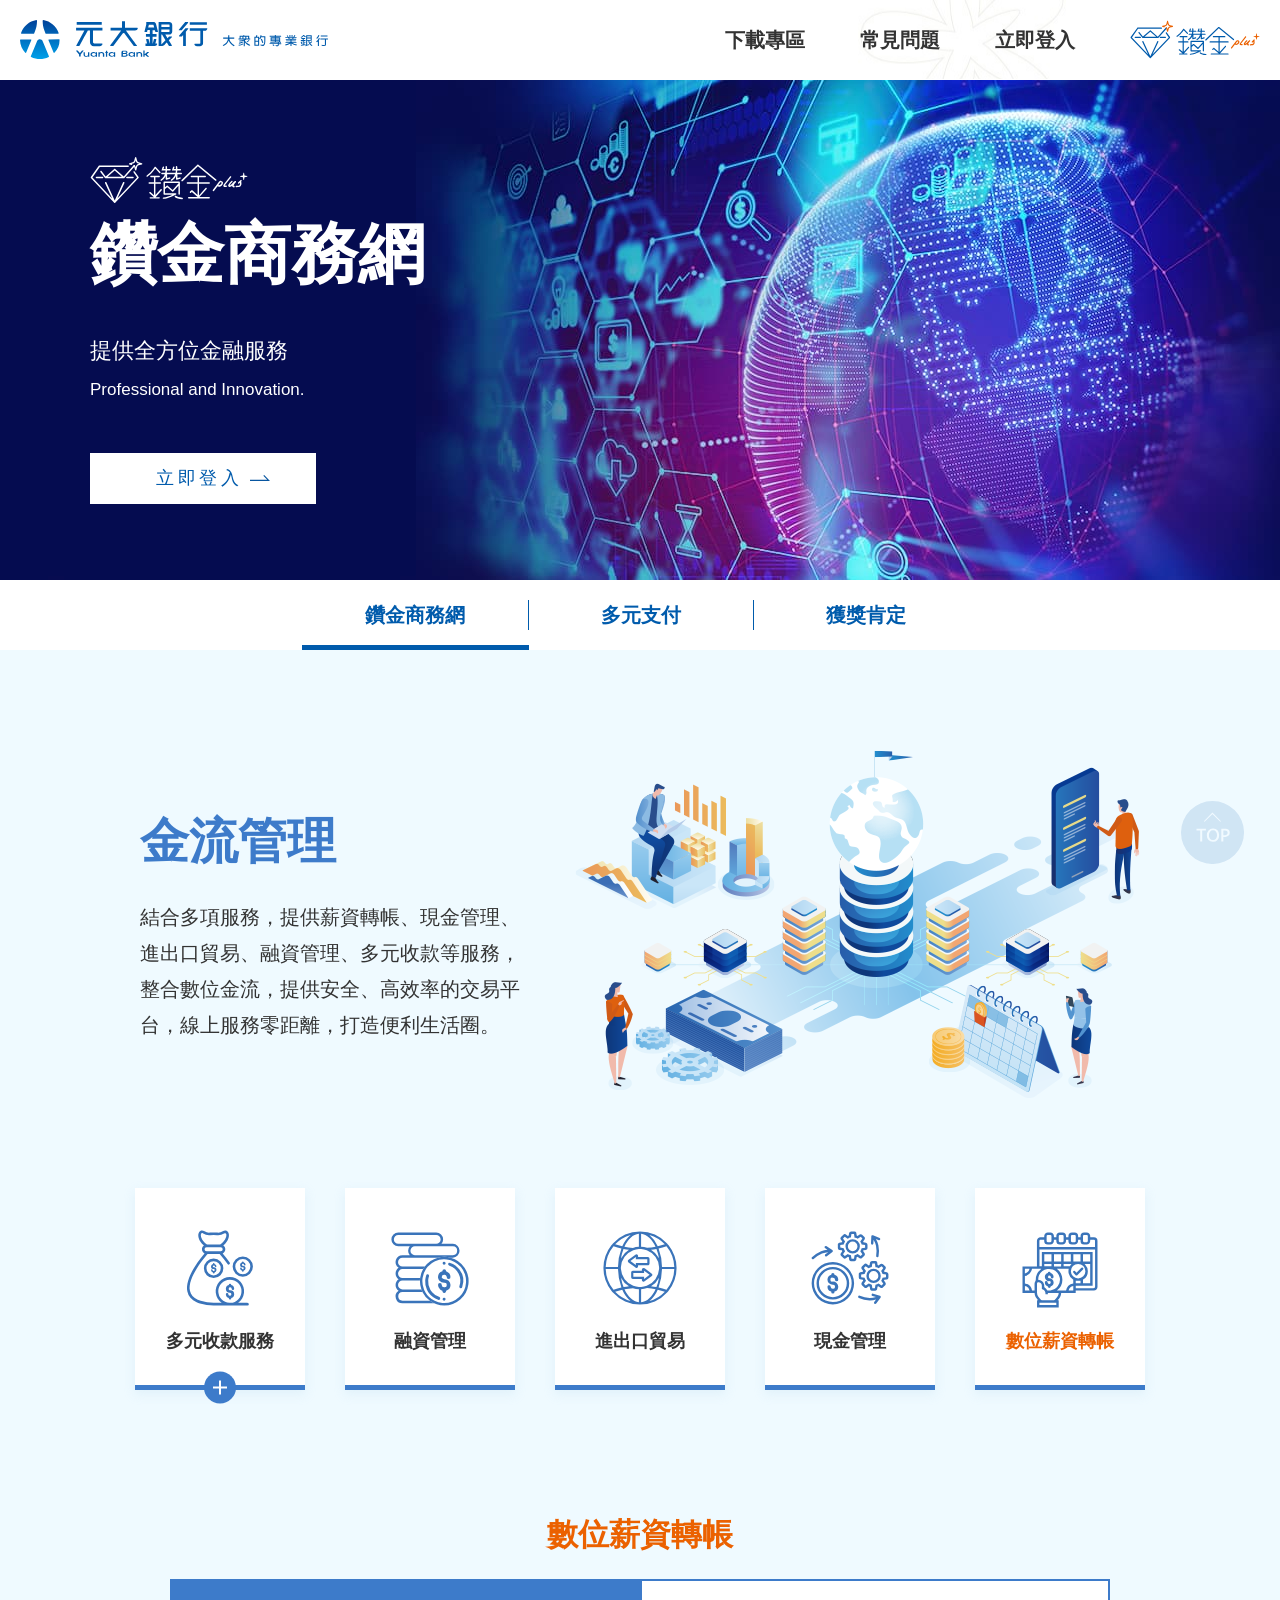
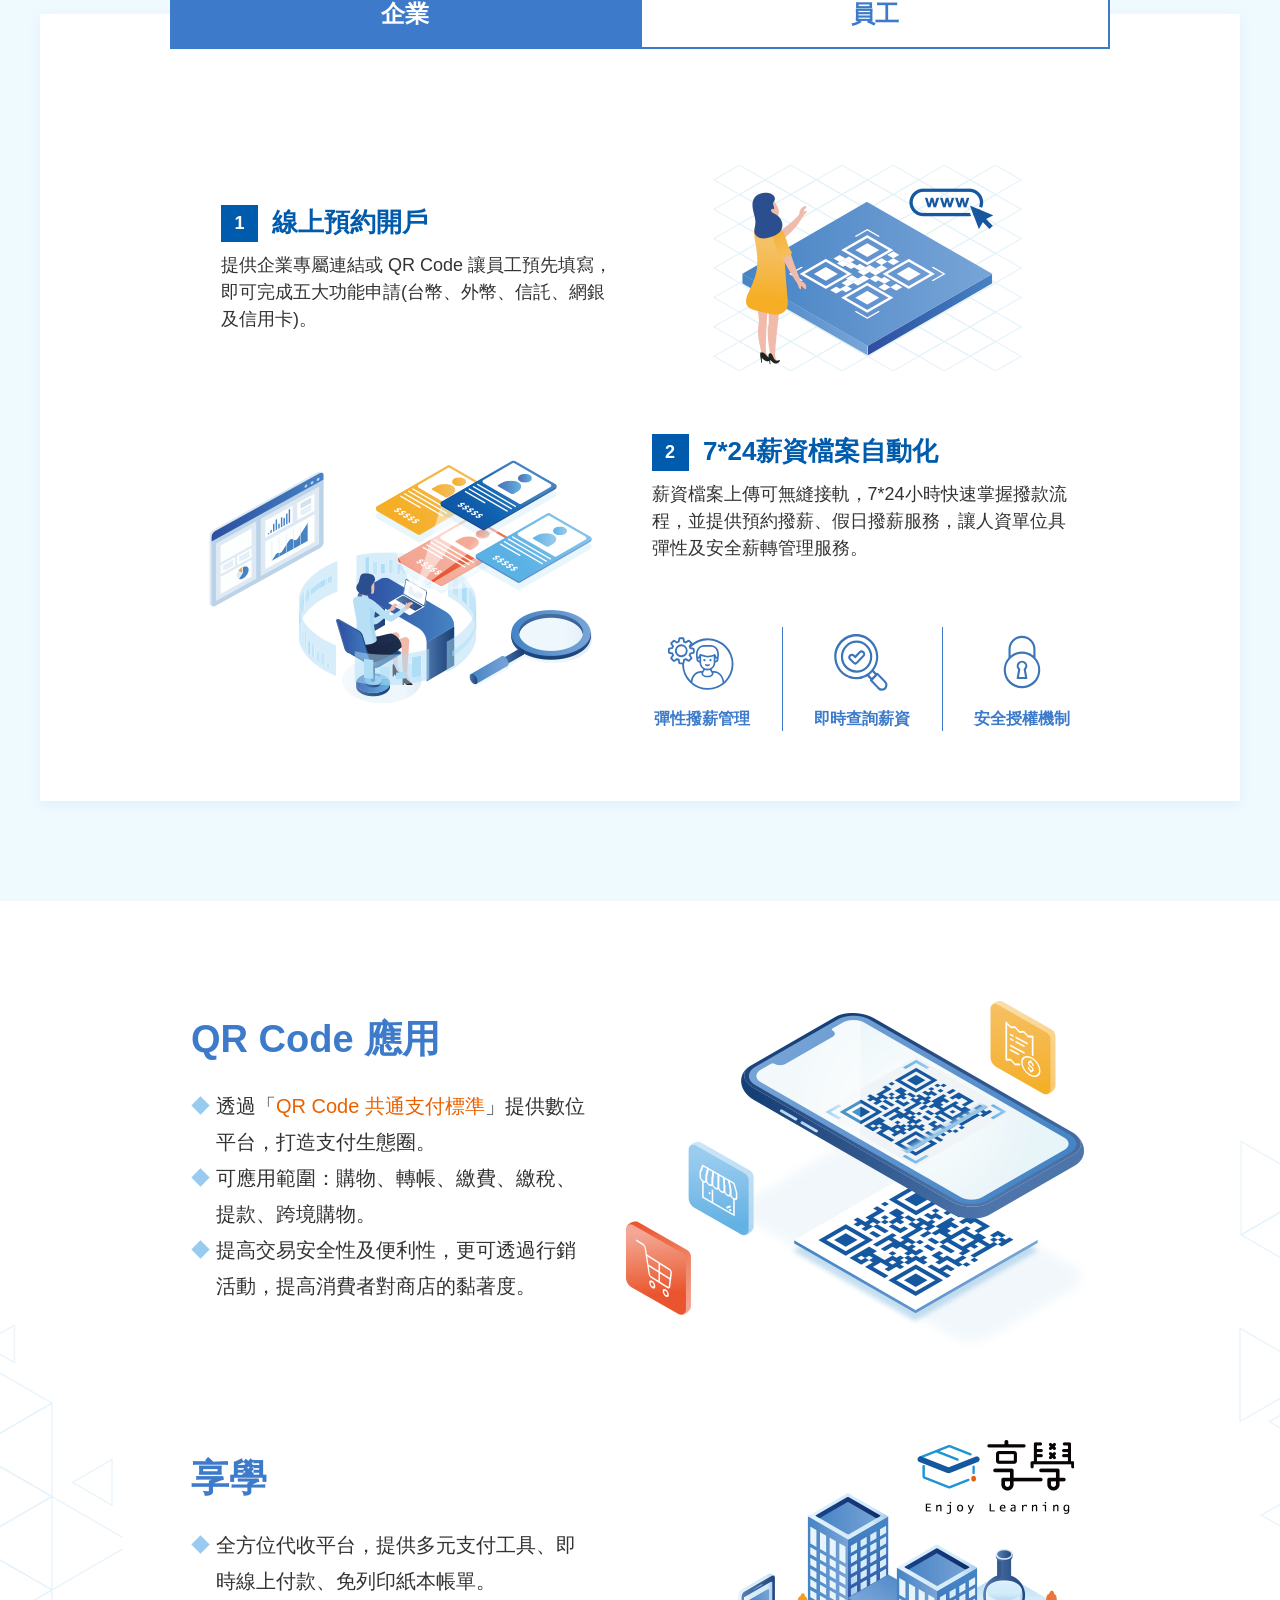
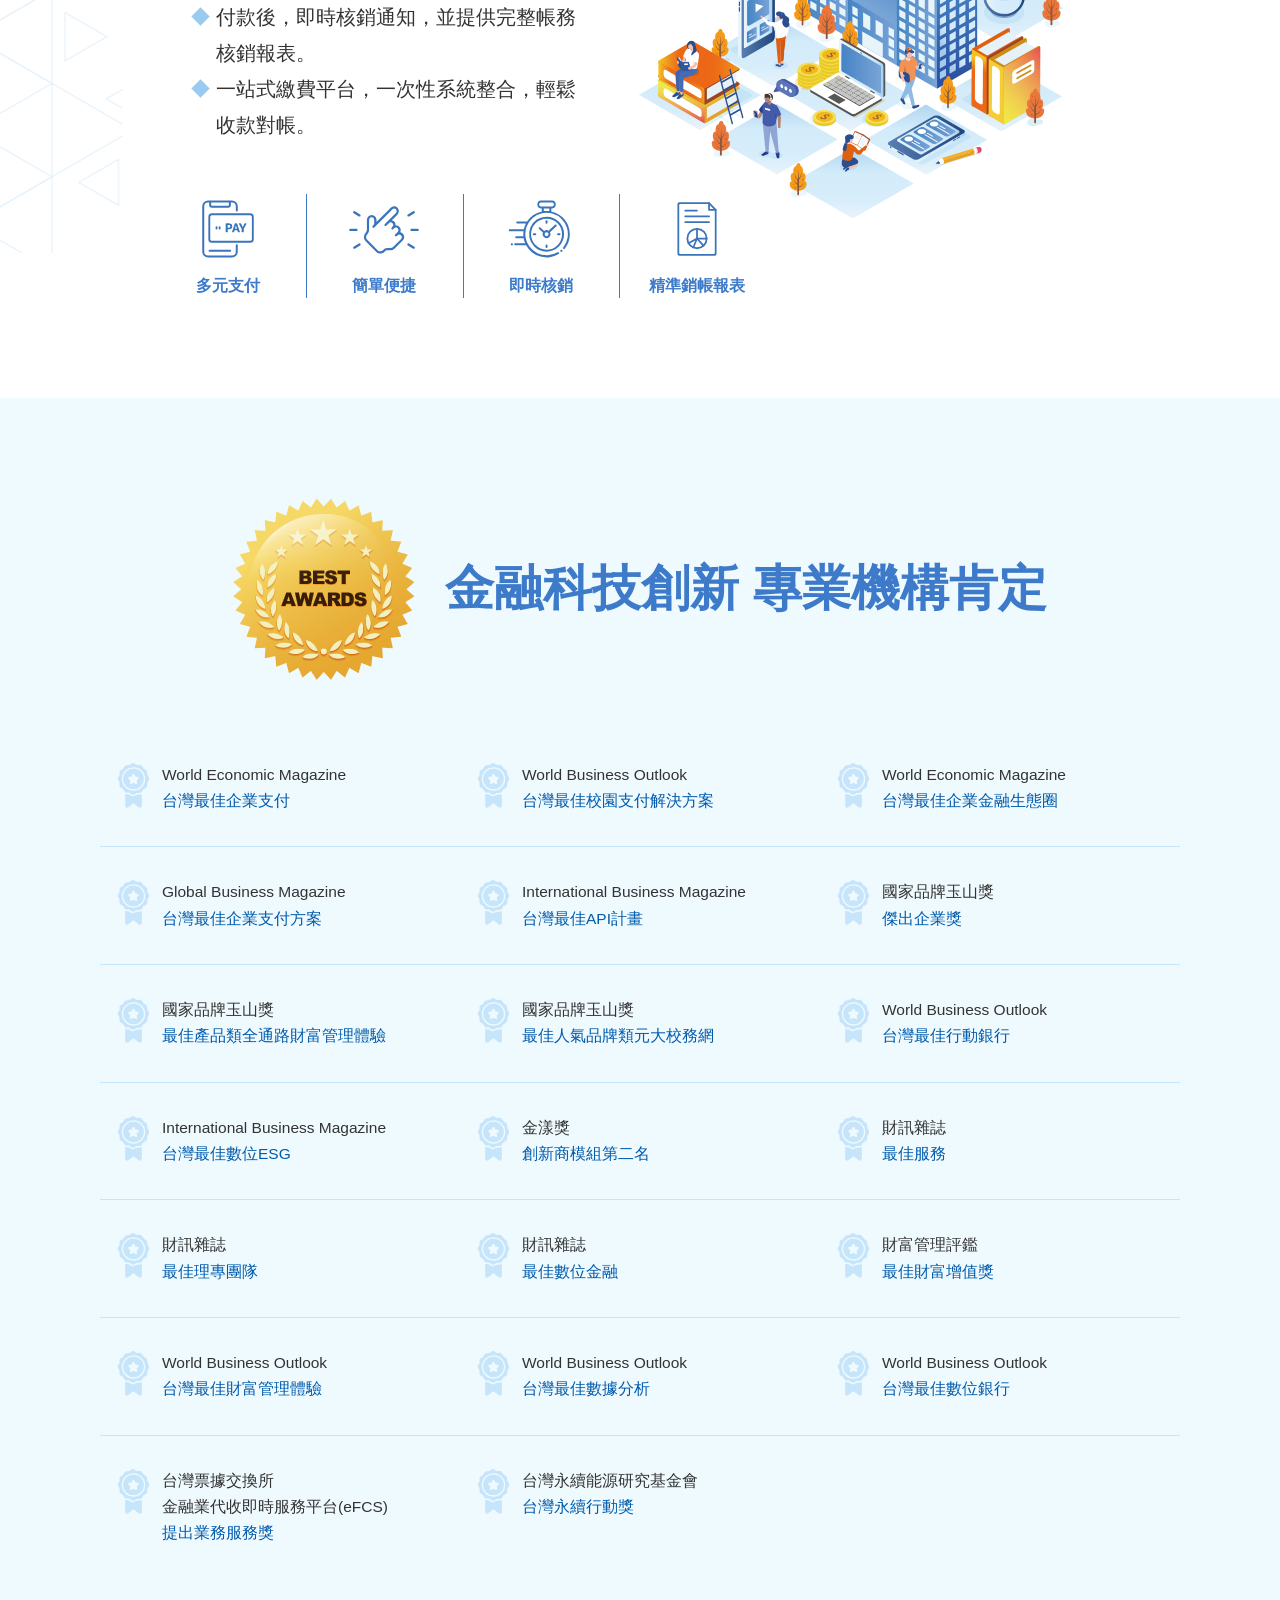
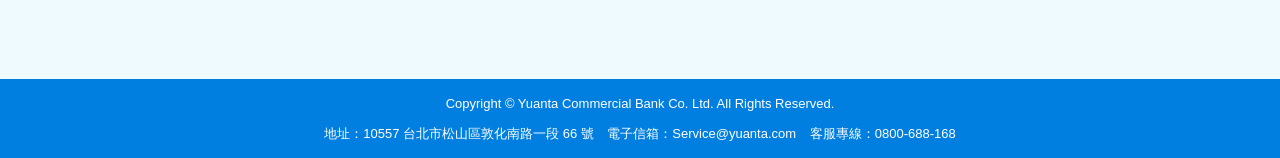
<file: business/index.html>
<!doctype html>
<html class="no-js" lang="zh-Hant-TW">

<head>
    <meta charset="utf-8">
    <meta http-equiv="X-UA-Compatible" content="ie=edge">
    <title>
        元大銀行｜鑽金商務網
    </title>
    <meta name="description" content="鑽金商務網、企業/員工薪資轉帳、預約線上開戶、薪資檔案自動化、員工薪轉服務、進出口貿易、多元收款服務、融資管理、現金管理、金流管理、Qrcode支付、享學平台、享學、代收平台、線上付款、一站式繳費平台">
    <meta name="viewport" content="width=device-width, initial-scale=1">
    <meta name="format-detection" content="telephone=no">

    <meta property="og:title" content="元大銀行｜鑽金商務網">
    <meta property="og:site_name" content="元大銀行">
    <meta property="og:url" content="https://www.yuantabank.com.tw/bankwebIMG/event/Bank_Act2022/B2C/index.html">
    <meta property="og:description" content="提供您全方位的金融服務">
    <meta property="og:type" content="website">
    <link rel="image_src" href="https://www.yuantabank.com.tw/bankwebIMG/event/Bank_Act2022/B2C/asset/images/fb.jpg">
    <meta property="og:image" content="https://www.yuantabank.com.tw/bankwebIMG/event/Bank_Act2022/B2C/asset/images/fb.jpg">
    <meta property="og:image:width" content="1200">
    <meta property="og:image:height" content="628">

    <link rel="manifest" href="./site.json" crossorigin="use-credentials">
    <link rel="shortcut icon" href="./favicon.ico" />
    <link rel="apple-touch-icon" href="./asset/images/touch/icon-192x192.png">
    <link rel="stylesheet" href="./asset/css/normalize.min.css">
    <link rel="stylesheet" href="./asset/vendor/aos/aos.css">
    <link rel="stylesheet" href="./asset/css/main.min.css">
    

    <meta name="theme-color" content="#fafafa">
    <!-- Google Tag Manager -->
    
<script>
(function (w, d, s, l, i) {
  w[l] = w[l] || [];
  w[l].push({
    'gtm.start': new Date().getTime(),
    event: 'gtm.js'
  });
  var f = d.getElementsByTagName(s)[0],
      j = d.createElement(s),
      dl = l != 'dataLayer' ? '&l=' + l : '';
  j.async = true;
  j.src = 'https://www.googletagmanager.com/gtm.js?id=' + i + dl;
  f.parentNode.insertBefore(j, f);
})(window, document, 'script', 'dataLayer', 'GTM-TDNQKZC');
</script>

    <!-- End Google Tag Manager -->

</head>

<body>
    <!-- Google Tag Manager (noscript) -->
    <noscript><iframe src="https://www.googletagmanager.com/ns.html?id=GTM-TDNQKZC" height="0" width="0" style="display:none;visibility:hidden"></iframe></noscript>
    <!-- End Google Tag Manager (noscript) -->
    <div class="container">
        <header class="header" data-header>
            <h1>
                <a href="https://www.yuantabank.com.tw/bank/" class="logo" id="yuantabank" target="_blank">
                    <img src="./asset/images/logo/logo.svg" alt="元大銀行logo">
                </a>
            </h1>
            <div class="menu" data-menu>
                <div class="menu-burger">
                    <div class="burger" data-burger>
                        <div class="burger-line"></div>
                        <div class="burger-line"></div>
                        <div class="burger-line"></div>
                    </div>
                </div>
                <div class="menu-nav" data-nav>
                    <div class="nav">
                        <a href="https://www.yuantabank.com.tw/bank/digi/cib/list1.do" target="_blank" id="download">下載專區</a>
                        <a href="https://www.yuantabank.com.tw/bank/digi/cib/list2.do" target="_blank" id="Question">常見問題</a>
                        <a href="https://b2bank.yuantabank.com.tw/B2C/" target="_blank" class="login">立即登入</a>
                    </div>
                </div>
            </div>
            <div class="yuantaplusLogo"></div>
        </header>
        <main class="main">
            
<section class="banner">
    <div class="banner-wrap">
        <div class="banner-logo" data-aos="fade">
            <img src="./asset/images/logo/yuantaplus-wt.svg" alt="">
        </div>
        <div class="banner-title" data-aos="fade">
            鑽金商務網
        </div>
        <div class="banner-text" data-aos="fade">
            提供全方位金融服務
            <p>Professional and Innovation.</p>
        </div>
        <a href="https://b2bank.yuantabank.com.tw/B2C/" target="_blank" class="banner-btn login" data-aos="fade">
            <span>立即登入</span>
            <img src="./asset/images/icon/arrow.svg" alt="">
        </a>
    </div>
</section>
<section class="content">
    <div class="anchor" data-anchor>
        <div class="anchor-wrap" data-anchor-fixed>
            <a href="#" class="anchor-btn -active" data-anchor-btn="business">
                <span>鑽金商務網</span>
            </a>
            <a href="#" class="anchor-btn" data-anchor-btn="payment">
                <span>多元支付</span>
            </a>
            <a href="#" class="anchor-btn" data-anchor-btn="award">
                <span>獲獎肯定</span>
            </a>
        </div>
    </div>
    <div class="block" data-anchor-block="business">
        <div class="block-wrap">
            <div class="grid">
                <div class="grid-item -text">
                    <div class="textInfo">
                        <div class="textInfo-title">
                            <div class="title">金流管理</div>
                        </div>
                        <div class="textInfo-content">
                            結合多項服務，提供薪資轉帳、現金管理、進出口貿易、融資管理、多元收款等服務，整合數位金流，提供安全、高效率的交易平台，線上服務零距離，打造便利生活圈。
                        </div>
                    </div>
                </div>
                <div class="grid-item">
                    <img src="./asset/images/pic/cashFlow.png" alt="">
                </div>
            </div>
        </div>
        <div class="block-wrap" data-aos="fade-up">
            <div class="iconGrid -card">
                <div class="iconGrid-item">
                    <div class="card" data-collapse>
                        <div class="card-content">
                            <div class="iconInfo -card">
                                <div class="iconInfo-pic">
                                    <img src="./asset/images/icon/moneyBag.svg" alt="">
                                </div>
                                <div class="iconInfo-text">多元收款服務</div>
                            </div>
                        </div>
                        <div class="card-collapse" data-collapse-action></div>
                        <div class="card-list" data-collapse-content>
                            <ul>
                                <li>虛擬帳號/通路代收服務</li>
                                <li>ACH代付業務</li>
                                <li>全國性繳費</li>
                                <li>信用卡收單</li>
                                <li>跨境代收服務</li>
                                <li>台灣Pay收單</li>
                            </ul>
                        </div>
                    </div>
                </div>
                <div class="iconGrid-item">
                    <div class="iconInfo -card">
                        <div class="iconInfo-pic">
                            <img src="./asset/images/icon/coins.svg" alt="">
                        </div>
                        <div class="iconInfo-text">融資管理</div>
                    </div>
                </div>
                <div class="iconGrid-item">
                    <div class="iconInfo -card">
                        <div class="iconInfo-pic">
                            <img src="./asset/images/icon/world.svg" alt="">
                        </div>
                        <div class="iconInfo-text">進出口貿易</div>
                    </div>
                </div>
                <div class="iconGrid-item">
                    <div class="iconInfo -card">
                        <div class="iconInfo-pic">
                            <img src="./asset/images/icon/moneySet.svg" alt="">
                        </div>
                        <div class="iconInfo-text">現金管理</div>
                    </div>
                </div>
                <div class="iconGrid-item">
                    <div class="iconInfo -card">
                        <div class="iconInfo-pic">
                            <img src="./asset/images/icon/calendar.svg" alt="">
                        </div>
                        <div class="iconInfo-text -og">數位薪資轉帳</div>
                    </div>
                </div>
            </div>
        </div>
        <div class="block-wrap" data-aos="fade-up">
            <div class="tab">
                <div class="tab-title">數位薪資轉帳</div>
                <div class="tab-nav">
                    <a href="#" class="tab-btn -active" data-tab-btn="business">企業</a>
                    <a href="#" class="tab-btn" data-tab-btn="employee">員工</a>
                </div>
                <div class="tab-content -active" data-tab-content="business">
                    <div class="grid -tab">
                        <div class="grid-item -text" data-aos="fade-right">
                            <div class="numInfo">
                                <div class="numInfo-title">
                                    <span class="num">1</span>
                                    <span>線上預約開戶</span>
                                </div>
                                <div class="numInfo-content">
                                    提供企業專屬連結或 QR Code 讓員工預先填寫，即可完成五大功能申請(台幣、外幣、信託、網銀及信用卡)。
                                </div>
                            </div>
                        </div>
                        <div class="grid-item" data-aos="fade-left">
                            <img src="./asset/images/pic/business01.png" alt="">
                        </div>
                    </div>
                    <div class="grid -tab">
                        <div class="grid-item" data-aos="fade-right">
                            <img src="./asset/images/pic/business02.png" alt="">
                        </div>
                        <div class="grid-item -text has-icons" data-aos="fade-left">
                            <div class="numInfo">
                                <div class="numInfo-title">
                                    <span class="num">2</span>
                                    <span>7*24薪資檔案自動化</span>
                                </div>
                                <div class="numInfo-content">
                                    薪資檔案上傳可無縫接軌，7*24小時快速掌握撥款流程，並提供預約撥薪、假日撥薪服務，讓人資單位具彈性及安全薪轉管理服務。
                                </div>
                            </div>
                            <div class="iconGrid -business padUpOnly" data-aos="fade-left">
                                
                                <div class="iconGrid-item">
                                    <div class="iconInfo -first">
                                        <div class="iconInfo-pic">
                                            <img src="./asset/images/icon/peopleSet.svg" alt="">
                                        </div>
                                        <div class="iconInfo-text">彈性撥薪管理</div>
                                    </div>
                                </div>
                                <div class="iconGrid-item">
                                    <div class="iconInfo">
                                        <div class="iconInfo-pic">
                                            <img src="./asset/images/icon/searchCheck.svg" alt="">
                                        </div>
                                        <div class="iconInfo-text">即時查詢薪資</div>
                                    </div>
                                </div>
                                <div class="iconGrid-item">
                                    <div class="iconInfo -last">
                                        <div class="iconInfo-pic">
                                            <img src="./asset/images/icon/lock.svg" alt="">
                                        </div>
                                        <div class="iconInfo-text">安全授權機制</div>
                                    </div>
                                </div>
                                
                            </div>
                        </div>
                    </div>
                    <div class="iconGrid -business mobileDownOnly" data-aos="fade-up">
                        
                        <div class="iconGrid-item">
                            <div class="iconInfo -first">
                                <div class="iconInfo-pic">
                                    <img src="./asset/images/icon/peopleSet.svg" alt="">
                                </div>
                                <div class="iconInfo-text">彈性撥薪管理</div>
                            </div>
                        </div>
                        <div class="iconGrid-item">
                            <div class="iconInfo">
                                <div class="iconInfo-pic">
                                    <img src="./asset/images/icon/searchCheck.svg" alt="">
                                </div>
                                <div class="iconInfo-text">即時查詢薪資</div>
                            </div>
                        </div>
                        <div class="iconGrid-item">
                            <div class="iconInfo -last">
                                <div class="iconInfo-pic">
                                    <img src="./asset/images/icon/lock.svg" alt="">
                                </div>
                                <div class="iconInfo-text">安全授權機制</div>
                            </div>
                        </div>
                        
                    </div>
                </div>
                <div class="tab-content" data-tab-content="employee">
                    <div class="grid -tab -top">
                        <div class="grid-item -text">
                            <div class="numInfo">
                                <div class="numInfo-title">
                                    <span>員工薪轉服務</span>
                                </div>
                                <div class="numInfo-content">
                                    透過網路銀行/行動銀行APP，即可查詢專屬優惠與中英文顯示薪資明細，e手掌握消費與投資理財訊息！
                                </div>
                            </div>
                        </div>
                        <div class="grid-item">
                            <img src="./asset/images/pic/employee.png" alt="">
                        </div>
                    </div>
                    <div class="iconGrid -employee">
                        <div class="iconGrid-item">
                            <div class="card -simple" data-collapse>
                                <div class="card-content">
                                    <div class="iconInfo -first">
                                        <div class="iconInfo-pic">
                                            <img src="./asset/images/icon/discount.svg" alt="">
                                        </div>
                                        <div class="iconInfo-text">員工帳戶優惠</div>
                                    </div>
                                </div>
                                <div class="card-collapse" data-collapse-action></div>
                                <div class="card-list" data-collapse-content>
                                    <ul>
                                        <li>帳戶利率</li>
                                        <li>跨提轉免手續費</li>
                                        <li>換匯讓分優惠</li>
                                        <li>線上申購指定基金定期<br class="mobileDownOnly">(不)定額享終身0手續費</li>
                                        <li>信用卡優惠</li>
                                        <li>房貸、信貸、車貸利率</li>
                                    </ul>
                                </div>
                            </div>
                        </div>
                        <div class="iconGrid-item">
                            <div class="card -simple" data-collapse>
                                <div class="card-content">
                                    <div class="iconInfo">
                                        <div class="iconInfo-pic">
                                            <img src="./asset/images/icon/chart.svg" alt="">
                                        </div>
                                        <div class="iconInfo-text">線上理財</div>
                                    </div>
                                </div>
                                <div class="card-collapse" data-collapse-action></div>
                                <div class="card-list -chart" data-collapse-content>
                                    <ul>
                                        <li>線上換匯</li>
                                        <li>申購基金</li>
                                        <li>申購ETF</li>
                                        <li>申購海外債</li>
                                    </ul>
                                </div>
                            </div>
                        </div>
                        <div class="iconGrid-item">
                            <div class="iconInfo">
                                <div class="iconInfo-pic">
                                    <img src="./asset/images/icon/bill.svg" alt="">
                                </div>
                                <div class="iconInfo-text">薪資明細</div>
                            </div>
                        </div>
                        <div class="iconGrid-item">
                            <div class="iconInfo">
                                <div class="iconInfo-pic">
                                    <img src="./asset/images/icon/coin.svg" alt="">
                                </div>
                                <div class="iconInfo-text">輕鬆轉帳</div>
                            </div>
                        </div>
                        <div class="iconGrid-item">
                            <div class="iconInfo">
                                <div class="iconInfo-pic">
                                    <img src="./asset/images/icon/scanning.svg" alt="">
                                </div>
                                <div class="iconInfo-text">QR Code繳費消費</div>
                            </div>
                        </div>
                        <div class="iconGrid-item">
                            <div class="iconInfo -last">
                                <div class="iconInfo-pic">
                                    <img src="./asset/images/icon/withdrawal.svg" alt="">
                                </div>
                                <div class="iconInfo-text">無卡提款</div>
                            </div>
                        </div>
                    </div>
                </div>
            </div>
        </div>
    </div>
    <div class="block -wt" data-anchor-block="payment">
        <div class="block-wrap">
            <div class="grid -top">
                <div class="grid-item -text" data-aos="fade-right">
                    <div class="textInfo">
                        <div class="textInfo-title">
                            <div class="title -sub">QR Code 應用</div>
                        </div>
                        <div class="textInfo-content">
                            <ul class="-cube">
                                <li>透過「<span class="stress">QR Code 共通支付標準</span>」提供數位平台，打造支付生態圈。</li>
                                <li>可應用範圍：購物、轉帳、繳費、繳稅、提款、跨境購物。</li>
                                <li>提高交易安全性及便利性，更可透過行銷活動，提高消費者對商店的黏著度。</li>
                            </ul>
                        </div>
                    </div>
                </div>
                <div class="grid-item" data-aos="fade-left">
                    <img src="./asset/images/pic/qrCode.png" alt="">
                </div>
            </div>
        </div>
        <div class="block-wrap">
            <div class="grid -top">
                <div class="grid-item -text" data-aos="fade-right">
                    <div class="textInfo">
                        <div class="textInfo-title">
                            <div class="title -sub">享學</div>
                        </div>
                        <div class="textInfo-content">
                            <ul class="-cube">
                                <li>全方位代收平台，提供多元支付工具、即時線上付款、免列印紙本帳單。</li>
                                <li>付款後，即時核銷通知，並提供完整帳務核銷報表。</li>
                                <li>一站式繳費平台，一次性系統整合，輕鬆收款對帳。</li>
                            </ul>
                        </div>
                    </div>
                </div>
                <div class="grid-item" data-aos="fade-left">
                    <img src="./asset/images/pic/enjoyLearning.png" alt="">
                </div>
            </div>
            <div class="enjoyLearning" data-aos="fade-right">
                <div class="iconGrid -enjoyLearning">
                    
                    <div class="iconGrid-item">
                        <div class="iconInfo -first">
                            <div class="iconInfo-pic">
                                <img src="./asset/images/icon/pay.svg" alt="">
                            </div>
                            <div class="iconInfo-text">多元支付</div>
                        </div>
                    </div>
                    <div class="iconGrid-item">
                        <div class="iconInfo">
                            <div class="iconInfo-pic">
                                <img src="./asset/images/icon/finger.svg" alt="">
                            </div>
                            <div class="iconInfo-text">簡單便捷</div>
                        </div>
                    </div>
                    <div class="iconGrid-item">
                        <div class="iconInfo">
                            <div class="iconInfo-pic">
                                <img src="./asset/images/icon/stopwatch.svg" alt="">
                            </div>
                            <div class="iconInfo-text">即時核銷</div>
                        </div>
                    </div>
                    <div class="iconGrid-item">
                        <div class="iconInfo -last">
                            <div class="iconInfo-pic">
                                <img src="./asset/images/icon/report.svg" alt="">
                            </div>
                            <div class="iconInfo-text">精準銷帳報表</div>
                        </div>
                    </div>
                    
                </div>
            </div>
        </div>
    </div>
    <div class="block" data-anchor-block="award">
        <div class="block-wrap">
            <div class="award" data-more>
                <div class="award-head" data-aos="fade-up">
                    <div class="award-icon">
                        <img src="./asset/images/pic/bestAwards.png" alt="">
                    </div>
                    <div class="award-title">
                        <div class="title">金融科技創新 <br class="mobileDownOnly">專業機構肯定</div>
                    </div>
                </div>
                <div class="award-content" data-aos="fade-up">
                    <div class="awardGrid">
                        
                        <div class="awardGrid-item">
                            <div class="medal">
                                <div class="medal-pic">
                                    <img src="./asset/images/icon/medal.svg" alt="">
                                </div>
                                <div class="medal-content">
                                    World Economic Magazine
                                    <p>台灣最佳企業支付</p>
                                </div>
                            </div>
                        </div>
                        <div class="awardGrid-item">
                            <div class="medal">
                                <div class="medal-pic">
                                    <img src="./asset/images/icon/medal.svg" alt="">
                                </div>
                                <div class="medal-content">
                                    World Business Outlook
                                    <p>台灣最佳校園支付解決方案</p>
                                </div>
                            </div>
                        </div>
                        <div class="awardGrid-item">
                            <div class="medal">
                                <div class="medal-pic">
                                    <img src="./asset/images/icon/medal.svg" alt="">
                                </div>
                                <div class="medal-content">
                                    World Economic Magazine
                                    <p>台灣最佳企業金融生態圈</p>
                                </div>
                            </div>
                        </div>
                        <div class="awardGrid-item">
                            <div class="medal">
                                <div class="medal-pic">
                                    <img src="./asset/images/icon/medal.svg" alt="">
                                </div>
                                <div class="medal-content">
                                    Global Business Magazine
                                    <p>台灣最佳企業支付方案</p>
                                </div>
                            </div>
                        </div>
                        <div class="awardGrid-item">
                            <div class="medal">
                                <div class="medal-pic">
                                    <img src="./asset/images/icon/medal.svg" alt="">
                                </div>
                                <div class="medal-content">
                                    International Business Magazine
                                    <p>台灣最佳API計畫</p>
                                </div>
                            </div>
                        </div>
                        <div class="awardGrid-item -more">
                            <div class="medal">
                                <div class="medal-pic">
                                    <img src="./asset/images/icon/medal.svg" alt="">
                                </div>
                                <div class="medal-content">
                                    國家品牌玉山獎
                                    <p>傑出企業獎</p>
                                </div>
                            </div>
                        </div>
                        <div class="awardGrid-item -more">
                            <div class="medal">
                                <div class="medal-pic">
                                    <img src="./asset/images/icon/medal.svg" alt="">
                                </div>
                                <div class="medal-content">
                                    國家品牌玉山獎
                                    <p>最佳產品類全通路財富管理體驗</p>
                                </div>
                            </div>
                        </div>
                        <div class="awardGrid-item -more">
                            <div class="medal">
                                <div class="medal-pic">
                                    <img src="./asset/images/icon/medal.svg" alt="">
                                </div>
                                <div class="medal-content">
                                    國家品牌玉山獎
                                    <p>最佳人氣品牌類元大校務網</p>
                                </div>
                            </div>
                        </div>
                        <div class="awardGrid-item -more">
                            <div class="medal">
                                <div class="medal-pic">
                                    <img src="./asset/images/icon/medal.svg" alt="">
                                </div>
                                <div class="medal-content">
                                    World Business Outlook
                                    <p>台灣最佳行動銀行</p>
                                </div>
                            </div>
                        </div>
                        <div class="awardGrid-item -more">
                            <div class="medal">
                                <div class="medal-pic">
                                    <img src="./asset/images/icon/medal.svg" alt="">
                                </div>
                                <div class="medal-content">
                                    International Business Magazine
                                    <p>台灣最佳數位ESG</p>
                                </div>
                            </div>
                        </div>
                        <div class="awardGrid-item -more">
                            <div class="medal">
                                <div class="medal-pic">
                                    <img src="./asset/images/icon/medal.svg" alt="">
                                </div>
                                <div class="medal-content">
                                    金漾獎
                                    <p>創新商模組第二名</p>
                                </div>
                            </div>
                        </div>
                        <div class="awardGrid-item -more">
                            <div class="medal">
                                <div class="medal-pic">
                                    <img src="./asset/images/icon/medal.svg" alt="">
                                </div>
                                <div class="medal-content">
                                    財訊雜誌
                                    <p>最佳服務</p>
                                </div>
                            </div>
                        </div>
                        <div class="awardGrid-item -more">
                            <div class="medal">
                                <div class="medal-pic">
                                    <img src="./asset/images/icon/medal.svg" alt="">
                                </div>
                                <div class="medal-content">
                                    財訊雜誌
                                    <p>最佳理專團隊</p>
                                </div>
                            </div>
                        </div>
                        <div class="awardGrid-item -more">
                            <div class="medal">
                                <div class="medal-pic">
                                    <img src="./asset/images/icon/medal.svg" alt="">
                                </div>
                                <div class="medal-content">
                                    財訊雜誌
                                    <p>最佳數位金融</p>
                                </div>
                            </div>
                        </div>
                        <div class="awardGrid-item -more">
                            <div class="medal">
                                <div class="medal-pic">
                                    <img src="./asset/images/icon/medal.svg" alt="">
                                </div>
                                <div class="medal-content">
                                    財富管理評鑑
                                    <p>最佳財富增值獎</p>
                                </div>
                            </div>
                        </div>
                        <div class="awardGrid-item -more">
                            <div class="medal">
                                <div class="medal-pic">
                                    <img src="./asset/images/icon/medal.svg" alt="">
                                </div>
                                <div class="medal-content">
                                    World Business Outlook
                                    <p>台灣最佳財富管理體驗</p>
                                </div>
                            </div>
                        </div>
                        <div class="awardGrid-item -more">
                            <div class="medal">
                                <div class="medal-pic">
                                    <img src="./asset/images/icon/medal.svg" alt="">
                                </div>
                                <div class="medal-content">
                                    World Business Outlook
                                    <p>台灣最佳數據分析</p>
                                </div>
                            </div>
                        </div>
                        <div class="awardGrid-item -more">
                            <div class="medal">
                                <div class="medal-pic">
                                    <img src="./asset/images/icon/medal.svg" alt="">
                                </div>
                                <div class="medal-content">
                                    World Business Outlook
                                    <p>台灣最佳數位銀行</p>
                                </div>
                            </div>
                        </div>
                        <div class="awardGrid-item -more">
                            <div class="medal">
                                <div class="medal-pic">
                                    <img src="./asset/images/icon/medal.svg" alt="">
                                </div>
                                <div class="medal-content">
                                    台灣票據交換所<br>金融業代收即時服務平台(eFCS)
                                    <p>提出業務服務獎</p>
                                </div>
                            </div>
                        </div>
                        <div class="awardGrid-item -more">
                            <div class="medal">
                                <div class="medal-pic">
                                    <img src="./asset/images/icon/medal.svg" alt="">
                                </div>
                                <div class="medal-content">
                                    台灣永續能源研究基金會
                                    <p>台灣永續行動獎</p>
                                </div>
                            </div>
                        </div>
                        <div class="awardGrid-item -more desktopOnly">
                            <div class="medal hidden">
                                <div class="medal-pic">
                                    <img src="./asset/images/icon/medal.svg" alt="">
                                </div>
                                <div class="medal-content">
                                    
                                    <p></p>
                                </div>
                            </div>
                        </div>
                        
                    </div>
                </div>
                <div class="award-btn" data-more-btn>
                    <span>更多獲獎獎項</span>
                    <img src="./asset/images/icon/arrow-down.svg" alt="">
                </div>
            </div>
        </div>
    </div>
</section>

        </main>
        <footer class="footer">
            Copyright © Yuanta Commercial Bank Co. Ltd. All Rights Reserved.<br>
            <div class="footer-wrap">
                <span>地址：10557 台北市松山區敦化南路一段 66 號</span>
                <span>電子信箱：Service@yuanta.com</span>
                <span>客服專線：0800-688-168</span>
            </div>
        </footer>
    </div>
    <a href="#" class="gotop" id="gotop">
        <img src="./asset/images/icon/goTop.svg" alt="">
    </a>
    
    <script src="./asset/vendor/modernizr-3.11.0.min.js"></script>
    <script src="./asset/vendor/jquery-3.6.0.min.js"></script>
    <script src="./asset/vendor/aos/aos.js"></script>
    <script src="./asset/js/plugins.min.js"></script>
    <script src="./asset/js/main.min.js"></script>
    

    <script type="text/javascript" async="" src="https://www.googleadservices.com/pagead/conversion_async.js"></script>
    <script type="text/javascript" async="" src="https://www.google-analytics.com/analytics.js"></script>
    <script type="text/javascript" async="" src="https://www.googletagmanager.com/gtag/js?id=AW-773232362&l=dataLayer&cx=c"></script>
    <script async="" src="https://www.googletagmanager.com/gtm.js?id=GTM-TDNQKZC"></script>
    <!-- Global site tag (gtag.js) - Google Analytics -->
    <script async src="https://www.googletagmanager.com/gtag/js?id=UA-55531155-2"></script>
    
<script>
window.dataLayer = window.dataLayer || [];

function gtag() {
  dataLayer.push(arguments);
}

gtag('js', new Date());
gtag('config', 'UA-55531155-2');
</script>


    <!-- Global site tag (gtag.js) - Google Ads: 773232362 -->
    <script async src="https://www.googletagmanager.com/gtag/js?id=AW-773232362"></script>
    
<script>
window.dataLayer = window.dataLayer || [];

function gtag() {
  dataLayer.push(arguments);
}

gtag('js', new Date());
gtag('config', 'AW-773232362');
</script>

    <script src="./asset/js/tracking.min.js"></script>
</body>

</html>
</file>
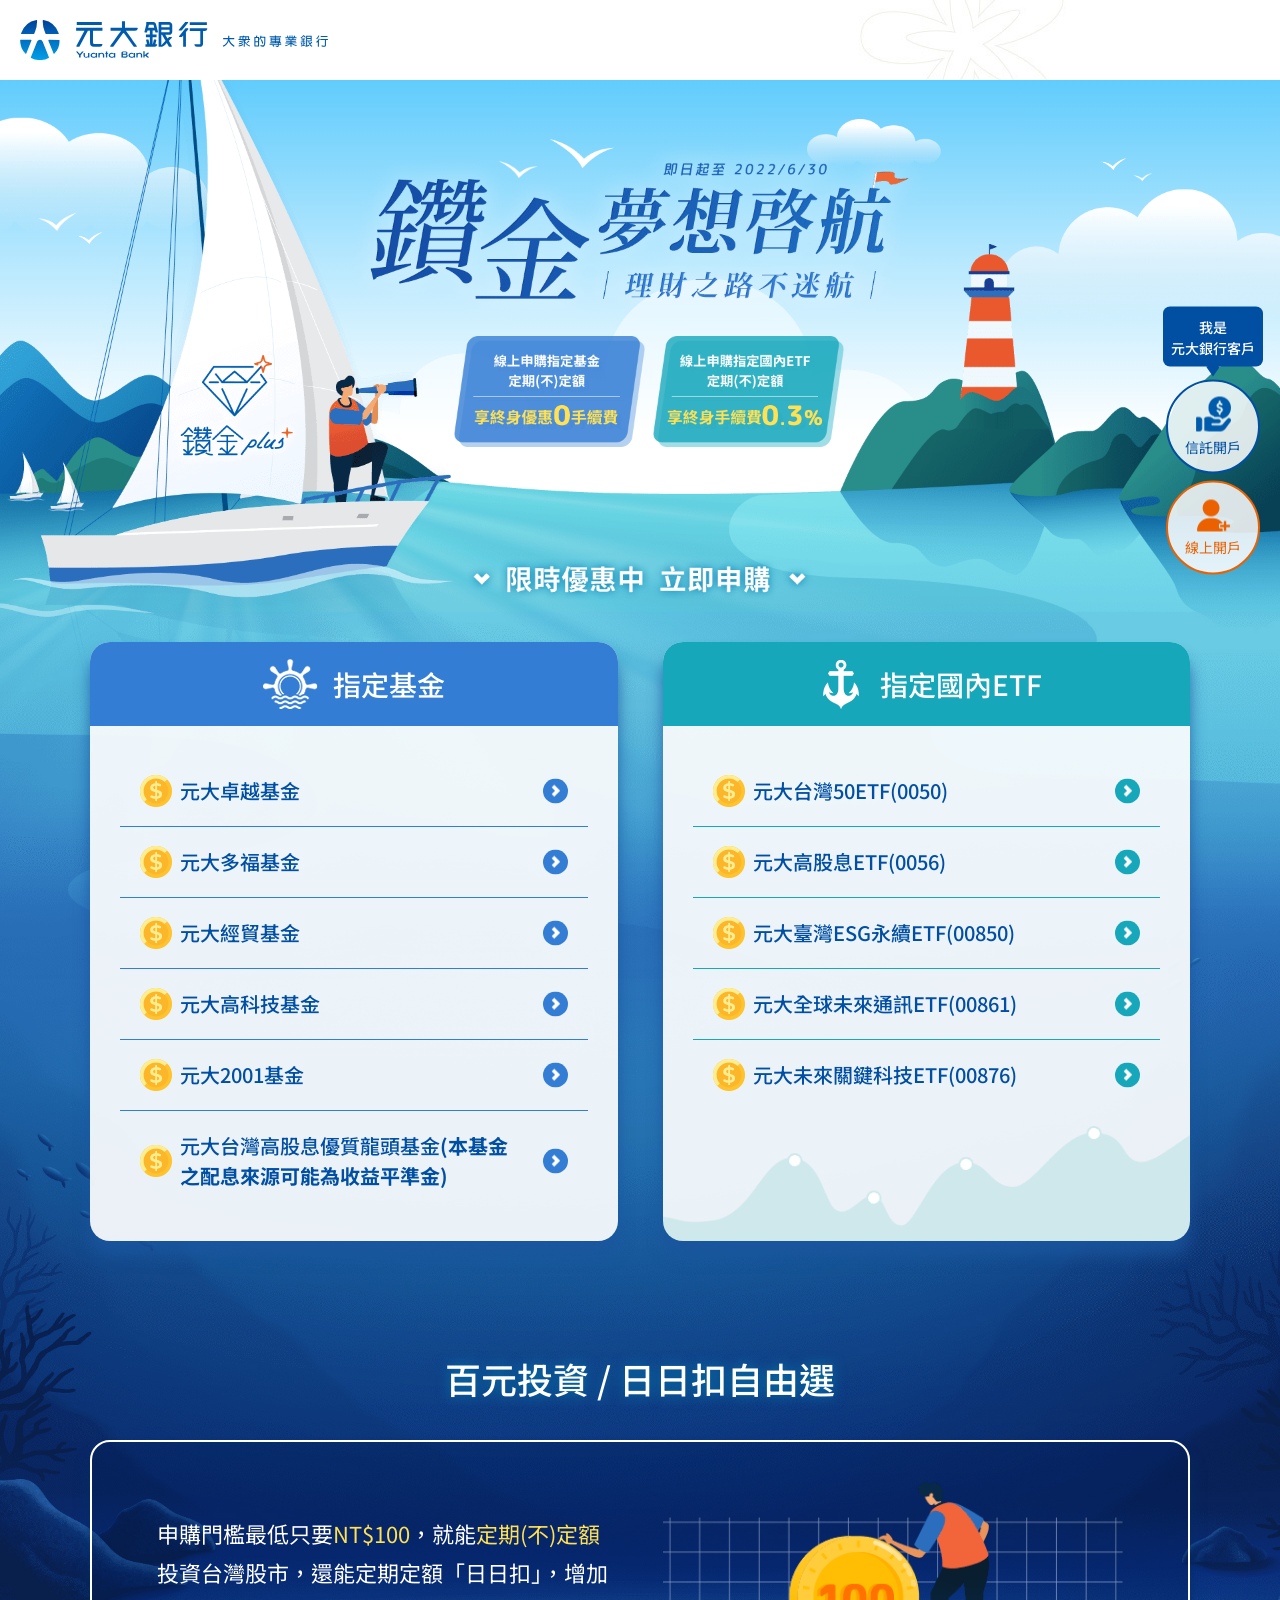
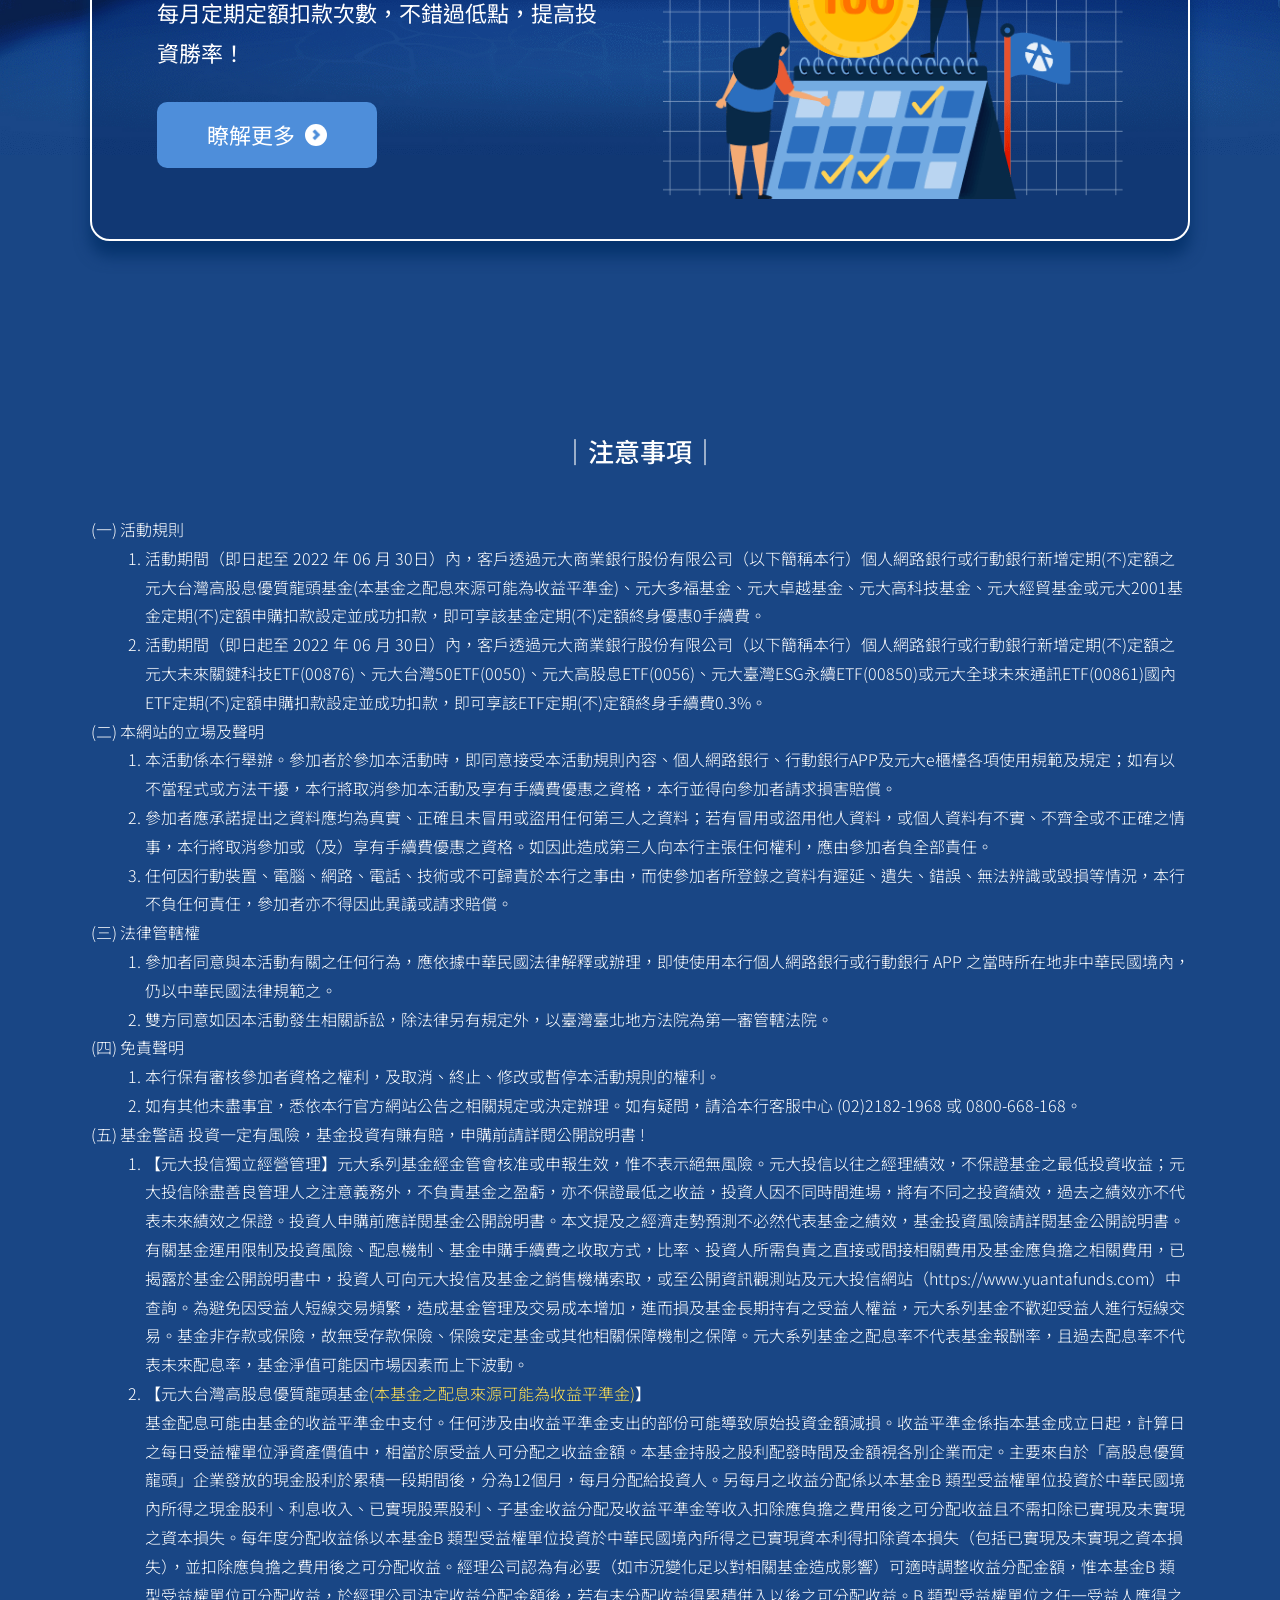
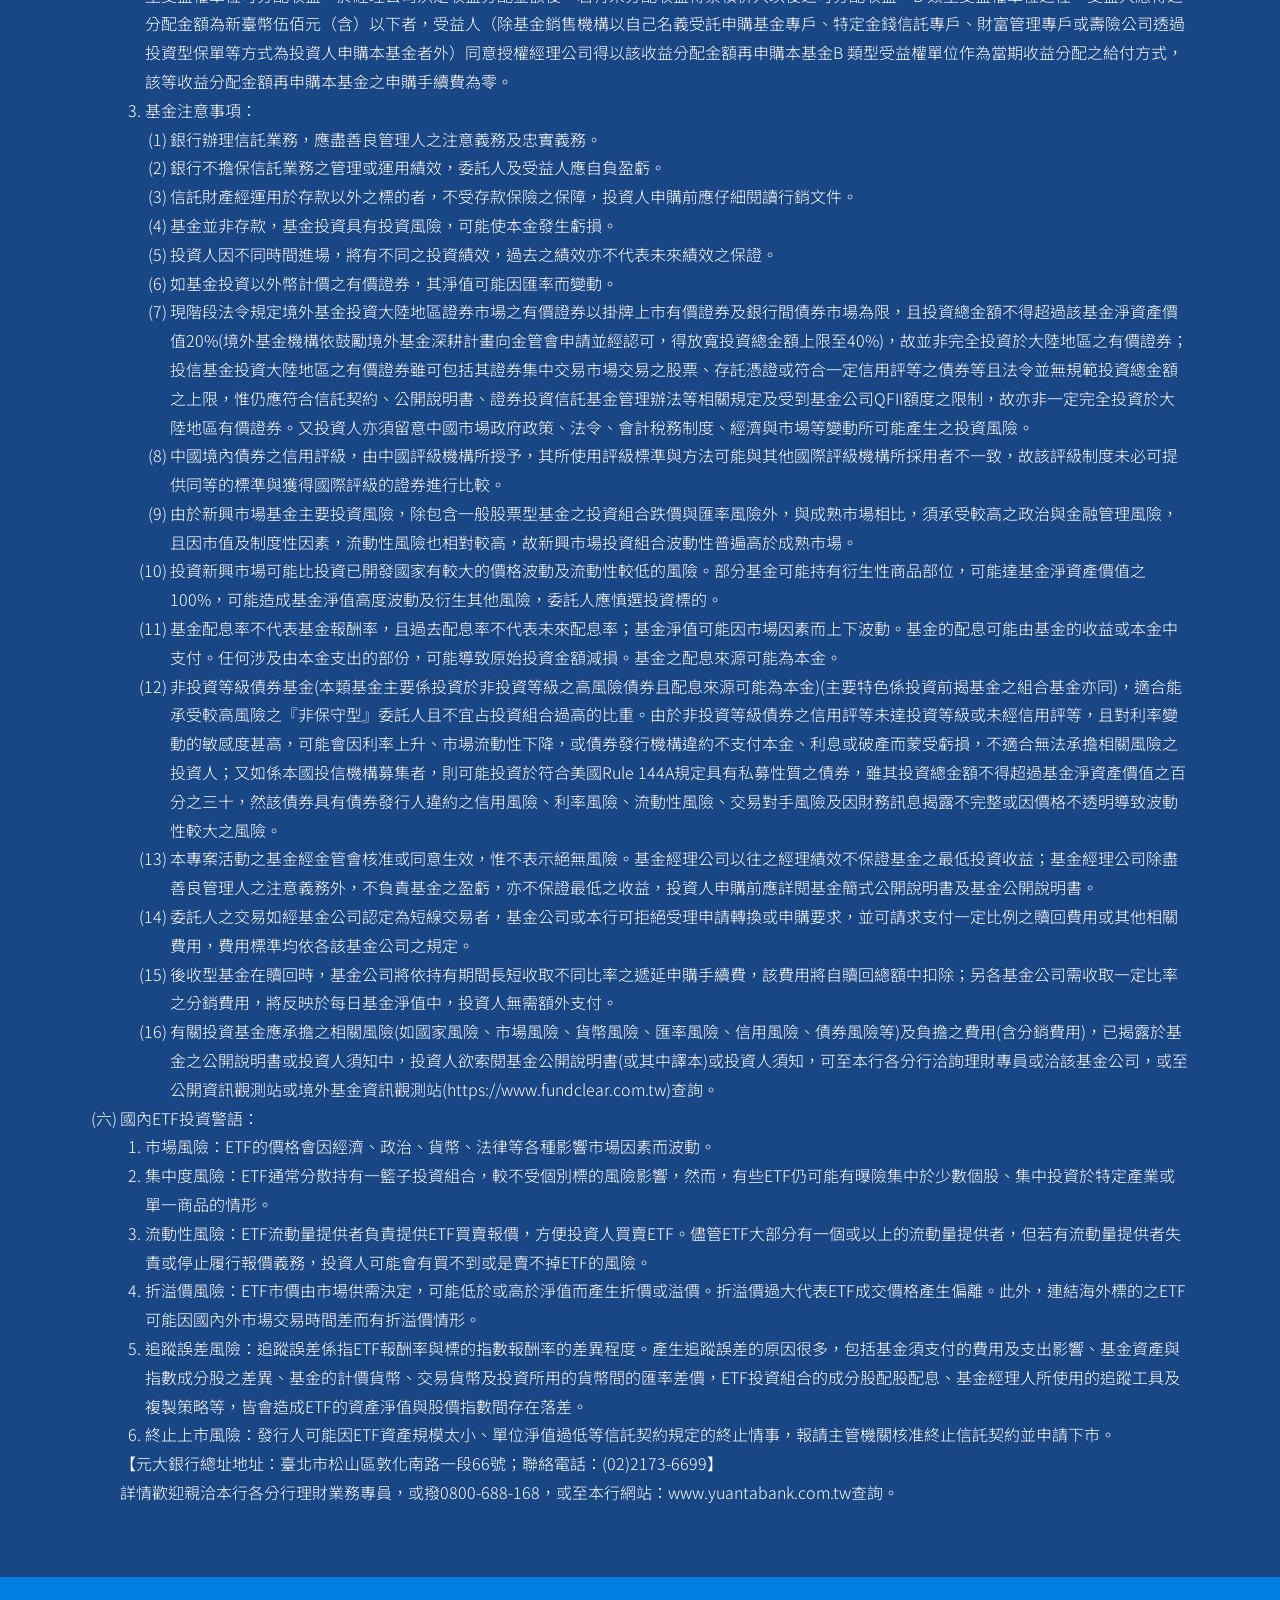
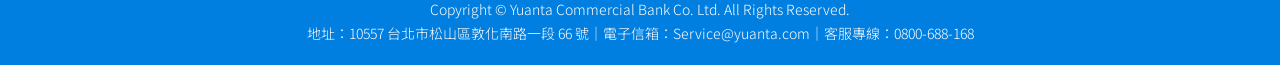
<file: dreamSetSail/index.html>
<!doctype html>
<html class="no-js" lang="zh-Hant-TW">

<head>
    <meta charset="utf-8">
    <meta http-equiv="X-UA-Compatible" content="ie=edge">
    <title>
        元大銀行｜鑽金夢想啟航
    </title>
    <meta name="description" content="小額投資、基金、定期定額、ETF、存股、理財、投資、百元投資、日日扣、信託、元大銀行、元大">
    <meta name="viewport" content="width=device-width, initial-scale=1">
    <meta name="format-detection" content="telephone=no">

    <meta property="og:title" content="元大銀行｜鑽金夢想啟航">
    <meta property="og:site_name" content="元大銀行">
    <meta property="og:url" content="https://www.yuantabank.com.tw/bankwebIMG/event/Bank_Act2021/fundsp/index.html">
    <meta property="og:description" content="即日起至2022/6/30，線上申購指定國內ETF定期(不)定額享終身手續費0.3%。">
    <meta property="og:type" content="website">
    <link rel="image_src" href="https://www.yuantabank.com.tw/bankwebIMG/event/Bank_Act2021/fundsp/content/images/fb.jpg">
    <meta property="og:image" content="https://www.yuantabank.com.tw/bankwebIMG/event/Bank_Act2021/fundsp/content/images/fb.jpg">
    <meta property="og:image:width" content="1200">
    <meta property="og:image:height" content="628">

    <link rel="manifest" href="./site.json" crossorigin="use-credentials">
    <link rel="shortcut icon" href="./favicon.ico" />
    <link rel="apple-touch-icon" href="./content/images/touch/icon-192x192.png">
    <link rel="stylesheet" href="./content/css/normalize.min.css">
    <link rel="stylesheet" href="./content/vendor/aos/aos.css">
    <link rel="stylesheet" href="./content/css/main.min.css">
    <link rel="preconnect" href="https://fonts.gstatic.com">
    <link href="https://fonts.googleapis.com/css2?family=Noto+Sans+TC:wght@300;400;500;700&family=Roboto:wght@400;500;700&display=swap" rel="stylesheet">
    

    <meta name="theme-color" content="#fafafa">
    <!-- Google Tag Manager -->
    <script>
"use strict";

(function (w, d, s, l, i) {
  w[l] = w[l] || [];
  w[l].push({
    'gtm.start': new Date().getTime(),
    event: 'gtm.js'
  });
  var f = d.getElementsByTagName(s)[0],
      j = d.createElement(s),
      dl = l != 'dataLayer' ? '&l=' + l : '';
  j.async = true;
  j.src = 'https://www.googletagmanager.com/gtm.js?id=' + i + dl;
  f.parentNode.insertBefore(j, f);
})(window, document, 'script', 'dataLayer', 'GTM-TDNQKZC');
</script>

    <!-- End Google Tag Manager -->

</head>

<body>
    <!-- Google Tag Manager (noscript) -->
    <noscript><iframe src="https://www.googletagmanager.com/ns.html?id=GTM-TDNQKZC" height="0" width="0" style="display:none;visibility:hidden"></iframe></noscript>
    <!-- End Google Tag Manager (noscript) -->

    <!--[if lte IE 10]> <p class="browserupgrade">You are using an <strong>outdated</strong> browser. Please <a href="https://browsehappy.com/">upgrade your browser</a> to improve your experience and security.</p> <![endif]-->
    <div class="container">
        <header class="header">
            <h1>
                <a href="https://www.yuantabank.com.tw/bank/" class="logo" id="yuantabank" target="_blank">
                    <img src="./content/images/logo/logo.svg" alt="元大銀行logo">
                </a>
            </h1>
        </header>
        <main class="main">
            
<section class="banner">
    <div class="banner-cloud">
        <img src="./content/images/banner/cloud.png" alt="">
    </div>
    <div class="banner-sea">
        <img class="desktopOnly" src="./content/images/banner/sea.png" alt="">
        <img class="mobileOnly" src="./content/images/banner/sea-mb.png" alt="">
    </div>
    <div class="banner-sailboat">
        <img src="./content/images/banner/sailboat.png" alt="">
    </div>
    <div class="banner-title">
        <img class="desktopOnly" src="./content/images/banner/title.png" alt="" data-aos="fade-up">
        <img class="mobileOnly" src="./content/images/banner/title-mb.png" alt="" data-aos="fade-right">
    </div>
    <div class="banner-box left">
        <img class="desktopOnly" src="./content/images/banner/box-left.png" alt="" data-aos="fade-right">
        <img class="mobileOnly" src="./content/images/banner/box-left-mb.png" alt="" data-aos="fade-left">
    </div>
    <div class="banner-box right">
        <img class="desktopOnly" src="./content/images/banner/box-right.png" alt="" data-aos="fade-left">
        <img class="mobileOnly" src="./content/images/banner/box-right-mb.png" alt="" data-aos="fade-left">
    </div>
    <div class="banner-seagull centerLg">
        <img src="./content/images/banner/seagull.png" alt="">
    </div>
    <div class="banner-seagull centerSm">
        <img src="./content/images/banner/seagull.png" alt="">
    </div>
    <div class="banner-seagull leftLg">
        <img src="./content/images/banner/seagull.png" alt="">
    </div>
    <div class="banner-seagull leftSm">
        <img src="./content/images/banner/seagull.png" alt="">
    </div>
    <div class="banner-seagull rightLg">
        <img src="./content/images/banner/seagull.png" alt="">
    </div>
    <div class="banner-seagull rightSm">
        <img src="./content/images/banner/seagull.png" alt="">
    </div>
    <div class="banner-action">
        <img src="./content/images/banner/nowAction.png" alt="">
    </div>
</section>
<section class="content">
    <div class="wrap">
        <div class="grid">
            <div class="grid-item" data-aos="fade-up">
                <div class="linkList" id="fundList">
                    <div class="linkList-head">
                        <img src="./content/images/icon/rudder.png" alt="">
                        <p>指定基金</p>
                    </div>
                    <div class="linkList-content">
                        <a href="https://ebank.yuantabank.com.tw/nib/ibanc_b.jsp?ZnVuZGJ1eSZZVDAzJnR5cGUy" target="_blank" class="linkList-item">元大卓越基金</a>
                        <a href="https://ebank.yuantabank.com.tw/nib/ibanc_b.jsp?ZnVuZGJ1eSZZVDAxJnR5cGUy" target="_blank" class="linkList-item">元大多福基金</a>
                        <a href="https://ebank.yuantabank.com.tw/nib/ibanc_b.jsp?ZnVuZGJ1eSZZVDA2JnR5cGUy" target="_blank" class="linkList-item">元大經貿基金</a>
                        <a href="https://ebank.yuantabank.com.tw/nib/ibanc_b.jsp?ZnVuZGJ1eSZZVDA1JnR5cGUy" target="_blank" class="linkList-item">元大高科技基金</a>
                        <a href="https://ebank.yuantabank.com.tw/nib/ibanc_b.jsp?ZnVuZGJ1eSZLWTIxJnR5cGUy" target="_blank" class="linkList-item">元大2001基金</a>
                        <a href="https://ebank.yuantabank.com.tw/nib/ibanc_b.jsp?ZnVuZGJ1eSZZVDc3JnR5cGUy" target="_blank" class="linkList-item">元大台灣高股息優質龍頭基金<b>(本基金之配息來源可能為收益平準金)</b></a>
                    </div>
                </div>
            </div>
            <div class="grid-item" data-aos="fade-up">
                <div class="linkList gn" id="ETFList">
                    <div class="linkList-head">
                        <img src="./content/images/icon/anchor.png" alt="">
                        <p>指定國內ETF</p>
                    </div>
                    <div class="linkList-content">
                        <a href="https://ebank.yuantabank.com.tw/ib/" target="_blank" class="linkList-item" data-btn>元大台灣50ETF(0050)</a>
                        <a href="https://ebank.yuantabank.com.tw/ib/" target="_blank" class="linkList-item" data-btn>元大高股息ETF(0056)</a>
                        <a href="https://ebank.yuantabank.com.tw/ib/" target="_blank" class="linkList-item" data-btn>元大臺灣ESG永續ETF(00850)</a>
                        <a href="https://ebank.yuantabank.com.tw/ib/" target="_blank" class="linkList-item" data-btn>元大全球未來通訊ETF(00861)</a>
                        <a href="https://ebank.yuantabank.com.tw/ib/" target="_blank" class="linkList-item" data-btn>元大未來關鍵科技ETF(00876)</a>
                    </div>
                </div>
            </div>
        </div>
        <div class="info">
            <div class="info-title"> 百元投資 / 日日扣自由選</div>
            <div class="info-content" data-aos="fade-up">
                <div class="grid">
                    <div class="grid-item pic">
                        <img src="./content/images/pic.png" alt="">
                    </div>
                    <div class="grid-item text">
                        申購門檻最低只要<span>NT$100</span>，就能<span>定期(不)定額</span>投資台灣股市，還能定期定額「日日扣」，增加每月定期定額扣款次數，不錯過低點，提高投資勝率！
                        <a href="https://www.yuantabank.com.tw/bankwebIMG/event/Bank_Act2021/ddinv/index.html" target="_blank" class="btn">瞭解更多</a>
                    </div>
                </div>
            </div>
        </div>
        <div class="notice" id="notice">
            <div class="notice-title">
                ｜注意事項｜
            </div>
            <div class="notice-content">
                <ol class="chinese">
                    <li data-num="一">活動規則
                        <ol>
                            <li>活動期間（即日起至 2022 年 06 月 30日）內，客戶透過元大商業銀行股份有限公司（以下簡稱本行）個人網路銀行或行動銀行新增定期(不)定額之元大台灣高股息優質龍頭基金(本基金之配息來源可能為收益平準金)、元大多福基金、元大卓越基金、元大高科技基金、元大經貿基金或元大2001基金定期(不)定額申購扣款設定並成功扣款，即可享該基金定期(不)定額終身優惠0手續費。</li>
                            <li>活動期間（即日起至 2022 年 06 月 30日）內，客戶透過元大商業銀行股份有限公司（以下簡稱本行）個人網路銀行或行動銀行新增定期(不)定額之元大未來關鍵科技ETF(00876)、元大台灣50ETF(0050)、元大高股息ETF(0056)、元大臺灣ESG永續ETF(00850)或元大全球未來通訊ETF(00861)國內ETF定期(不)定額申購扣款設定並成功扣款，即可享該ETF定期(不)定額終身手續費0.3%。</li>
                        </ol>
                    </li>
                    <li data-num="二">本網站的立場及聲明
                        <ol>
                            <li>本活動係本行舉辦。參加者於參加本活動時，即同意接受本活動規則內容、個人網路銀行、行動銀行APP及元大e櫃檯各項使用規範及規定；如有以不當程式或方法干擾，本行將取消參加本活動及享有手續費優惠之資格，本行並得向參加者請求損害賠償。</li>
                            <li>參加者應承諾提出之資料應均為真實、正確且未冒用或盜用任何第三人之資料；若有冒用或盜用他人資料，或個人資料有不實、不齊全或不正確之情事，本行將取消參加或（及）享有手續費優惠之資格。如因此造成第三人向本行主張任何權利，應由參加者負全部責任。</li>
                            <li>任何因行動裝置、電腦、網路、電話、技術或不可歸責於本行之事由，而使參加者所登錄之資料有遲延、遺失、錯誤、無法辨識或毀損等情況，本行不負任何責任，參加者亦不得因此異議或請求賠償。</li>
                        </ol>
                    </li>
                    <li data-num="三">法律管轄權
                        <ol>
                            <li>參加者同意與本活動有關之任何行為，應依據中華民國法律解釋或辦理，即使使用本行個人網路銀行或行動銀行 APP 之當時所在地非中華民國境內，仍以中華民國法律規範之。</li>
                            <li>雙方同意如因本活動發生相關訴訟，除法律另有規定外，以臺灣臺北地方法院為第一審管轄法院。</li>
                        </ol>
                    </li>
                    <li data-num="四">免責聲明
                        <ol>
                            <li>本行保有審核參加者資格之權利，及取消、終止、修改或暫停本活動規則的權利。</li>
                            <li>如有其他未盡事宜，悉依本行官方網站公告之相關規定或決定辦理。如有疑問，請洽本行客服中心 (02)2182-1968 或 0800-668-168。</li>
                        </ol>
                    </li>
                    <li data-num="五">基金警語 投資一定有風險，基金投資有賺有賠，申購前請詳閱公開說明書 !
                        <ol>
                            <li>【元大投信獨立經營管理】元大系列基金經金管會核准或申報生效，惟不表示絕無風險。元大投信以往之經理績效，不保證基金之最低投資收益；元大投信除盡善良管理人之注意義務外，不負責基金之盈虧，亦不保證最低之收益，投資人因不同時間進場，將有不同之投資績效，過去之績效亦不代表未來績效之保證。投資人申購前應詳閱基金公開說明書。本文提及之經濟走勢預測不必然代表基金之績效，基金投資風險請詳閱基金公開說明書。有關基金運用限制及投資風險、配息機制、基金申購手續費之收取方式，比率、投資人所需負責之直接或間接相關費用及基金應負擔之相關費用，已揭露於基金公開說明書中，投資人可向元大投信及基金之銷售機構索取，或至公開資訊觀測站及元大投信網站（https://www.yuantafunds.com）中查詢。為避免因受益人短線交易頻繁，造成基金管理及交易成本增加，進而損及基金長期持有之受益人權益，元大系列基金不歡迎受益人進行短線交易。基金非存款或保險，故無受存款保險、保險安定基金或其他相關保障機制之保障。元大系列基金之配息率不代表基金報酬率，且過去配息率不代表未來配息率，基金淨值可能因市場因素而上下波動。</li>
                            <li>【元大台灣高股息優質龍頭基金<span>(本基金之配息來源可能為收益平準金)</span>】<br>
                                基金配息可能由基金的收益平準金中支付。任何涉及由收益平準金支出的部份可能導致原始投資金額減損。收益平準金係指本基金成立日起，計算日之每日受益權單位淨資產價值中，相當於原受益人可分配之收益金額。本基金持股之股利配發時間及金額視各別企業而定。主要來自於「高股息優質龍頭」企業發放的現金股利於累積一段期間後，分為12個月，每月分配給投資人。另每月之收益分配係以本基金B 類型受益權單位投資於中華民國境內所得之現金股利、利息收入、已實現股票股利、子基金收益分配及收益平準金等收入扣除應負擔之費用後之可分配收益且不需扣除已實現及未實現之資本損失。每年度分配收益係以本基金B 類型受益權單位投資於中華民國境內所得之已實現資本利得扣除資本損失（包括已實現及未實現之資本損失），並扣除應負擔之費用後之可分配收益。經理公司認為有必要（如市況變化足以對相關基金造成影響）可適時調整收益分配金額，惟本基金B 類型受益權單位可分配收益，於經理公司決定收益分配金額後，若有未分配收益得累積併入以後之可分配收益。B 類型受益權單位之任一受益人應得之分配金額為新臺幣伍佰元（含）以下者，受益人（除基金銷售機構以自己名義受託申購基金專戶、特定金錢信託專戶、財富管理專戶或壽險公司透過投資型保單等方式為投資人申購本基金者外）同意授權經理公司得以該收益分配金額再申購本基金B 類型受益權單位作為當期收益分配之給付方式，該等收益分配金額再申購本基金之申購手續費為零。
                            </li>
                            <li>基金注意事項：
                                <ol class="decimal">
                                    <li>銀行辦理信託業務，應盡善良管理人之注意義務及忠實義務。</li>
                                    <li>銀行不擔保信託業務之管理或運用績效，委託人及受益人應自負盈虧。</li>
                                    <li>信託財產經運用於存款以外之標的者，不受存款保險之保障，投資人申購前應仔細閱讀行銷文件。</li>
                                    <li>基金並非存款，基金投資具有投資風險，可能使本金發生虧損。</li>
                                    <li>投資人因不同時間進場，將有不同之投資績效，過去之績效亦不代表未來績效之保證。</li>
                                    <li>如基金投資以外幣計價之有價證券，其淨值可能因匯率而變動。</li>
                                    <li>現階段法令規定境外基金投資大陸地區證券市場之有價證券以掛牌上市有價證券及銀行間債券市場為限，且投資總金額不得超過該基金淨資產價值20%(境外基金機構依鼓勵境外基金深耕計畫向金管會申請並經認可，得放寬投資總金額上限至40%)，故並非完全投資於大陸地區之有價證券；投信基金投資大陸地區之有價證券雖可包括其證券集中交易市場交易之股票、存託憑證或符合一定信用評等之債券等且法令並無規範投資總金額之上限，惟仍應符合信託契約、公開說明書、證券投資信託基金管理辦法等相關規定及受到基金公司QFII額度之限制，故亦非一定完全投資於大陸地區有價證券。又投資人亦須留意中國市場政府政策、法令、會計稅務制度、經濟與市場等變動所可能產生之投資風險。</li>
                                    <li>中國境內債券之信用評級，由中國評級機構所授予，其所使用評級標準與方法可能與其他國際評級機構所採用者不一致，故該評級制度未必可提供同等的標準與獲得國際評級的證券進行比較。</li>
                                    <li>由於新興市場基金主要投資風險，除包含一般股票型基金之投資組合跌價與匯率風險外，與成熟市場相比，須承受較高之政治與金融管理風險，且因市值及制度性因素，流動性風險也相對較高，故新興市場投資組合波動性普遍高於成熟市場。</li>
                                    <li>投資新興市場可能比投資已開發國家有較大的價格波動及流動性較低的風險。部分基金可能持有衍生性商品部位，可能達基金淨資產價值之100%，可能造成基金淨值高度波動及衍生其他風險，委託人應慎選投資標的。</li>
                                    <li>基金配息率不代表基金報酬率，且過去配息率不代表未來配息率；基金淨值可能因市場因素而上下波動。基金的配息可能由基金的收益或本金中支付。任何涉及由本金支出的部份，可能導致原始投資金額減損。基金之配息來源可能為本金。</li>
                                    <li>非投資等級債券基金(本類基金主要係投資於非投資等級之高風險債券且配息來源可能為本金)(主要特色係投資前揭基金之組合基金亦同)，適合能承受較高風險之『非保守型』委託人且不宜占投資組合過高的比重。由於非投資等級債券之信用評等未達投資等級或未經信用評等，且對利率變動的敏感度甚高，可能會因利率上升、市場流動性下降，或債券發行機構違約不支付本金、利息或破產而蒙受虧損，不適合無法承擔相關風險之投資人；又如係本國投信機構募集者，則可能投資於符合美國Rule 144A規定具有私募性質之債券，雖其投資總金額不得超過基金淨資產價值之百分之三十，然該債券具有債券發行人違約之信用風險、利率風險、流動性風險、交易對手風險及因財務訊息揭露不完整或因價格不透明導致波動性較大之風險。</li>
                                    <li>本專案活動之基金經金管會核准或同意生效，惟不表示絕無風險。基金經理公司以往之經理績效不保證基金之最低投資收益；基金經理公司除盡善良管理人之注意義務外，不負責基金之盈虧，亦不保證最低之收益，投資人申購前應詳閱基金簡式公開說明書及基金公開說明書。</li>
                                    <li>委託人之交易如經基金公司認定為短線交易者，基金公司或本行可拒絕受理申請轉換或申購要求，並可請求支付一定比例之贖回費用或其他相關費用，費用標準均依各該基金公司之規定。</li>
                                    <li>後收型基金在贖回時，基金公司將依持有期間長短收取不同比率之遞延申購手續費，該費用將自贖回總額中扣除；另各基金公司需收取一定比率之分銷費用，將反映於每日基金淨值中，投資人無需額外支付。</li>
                                    <li>有關投資基金應承擔之相關風險(如國家風險、市場風險、貨幣風險、匯率風險、信用風險、債券風險等)及負擔之費用(含分銷費用)，已揭露於基金之公開說明書或投資人須知中，投資人欲索閱基金公開說明書(或其中譯本)或投資人須知，可至本行各分行洽詢理財專員或洽該基金公司，或至公開資訊觀測站或境外基金資訊觀測站(https://www.fundclear.com.tw)查詢。</li>
                                </ol>
                            </li>
                        </ol>
                    </li>
                    <li data-num="六">國內ETF投資警語：
                        <ol>
                            <li>市場風險：ETF的價格會因經濟、政治、貨幣、法律等各種影響市場因素而波動。</li>
                            <li>集中度風險：ETF通常分散持有一籃子投資組合，較不受個別標的風險影響，然而，有些ETF仍可能有曝險集中於少數個股、集中投資於特定產業或單一商品的情形。</li>
                            <li>流動性風險：ETF流動量提供者負責提供ETF買賣報價，方便投資人買賣ETF。儘管ETF大部分有一個或以上的流動量提供者，但若有流動量提供者失責或停止履行報價義務，投資人可能會有買不到或是賣不掉ETF的風險。</li>
                            <li>折溢價風險：ETF市價由市場供需決定，可能低於或高於淨值而產生折價或溢價。折溢價過大代表ETF成交價格產生偏離。此外，連結海外標的之ETF可能因國內外市場交易時間差而有折溢價情形。</li>
                            <li>追蹤誤差風險：追蹤誤差係指ETF報酬率與標的指數報酬率的差異程度。產生追蹤誤差的原因很多，包括基金須支付的費用及支出影響、基金資產與指數成分股之差異、基金的計價貨幣、交易貨幣及投資所用的貨幣間的匯率差價，ETF投資組合的成分股配股配息、基金經理人所使用的追蹤工具及複製策略等，皆會造成ETF的資產淨值與股價指數間存在落差。</li>
                            <li>終止上市風險：發行人可能因ETF資產規模太小、單位淨值過低等信託契約規定的終止情事，報請主管機關核准終止信託契約並申請下市。</li>
                        </ol>
                    </li>
                    【元大銀行總址地址：臺北市松山區敦化南路一段66號；聯絡電話：(02)2173-6699】<br>
                    詳情歡迎親洽本行各分行理財業務專員，或撥0800-688-168，或至本行網站：www.yuantabank.com.tw查詢。
                </ol>
            </div>
        </div>
    </div>
</section>

        </main>
        
        <footer class="footer">
            Copyright © Yuanta Commercial Bank Co. Ltd. All Rights Reserved.<br>
            地址：10557 台北市松山區敦化南路一段 66 號｜電子信箱：Service@yuanta.com｜客服專線：0800-688-168
        </footer>
    </div>
    
    <div class="tool">
        <div class="tool-note">
            我是元大<br>銀行客戶
        </div>
        <a href="https://ebank.yuantabank.com.tw/ecntr/tx/opentrustacct?method=login" target="_blank" class="tool-item bu">
            <div class="tool-note">
                我是<br>
                元大銀行客戶
            </div>
            <img class="pc" src="./content/images/icon/trust.png" alt="">
            <img class="mb" src="./content/images/icon/trust-wt.png" alt="">
            <span>信託開戶</span>
        </a>
        <a href="https://ebank.yuantabank.com.tw/ecntr/tx/openacct" target="_blank" class="tool-item og">
            <img class="pc" src="./content/images/icon/apply.png" alt="">
            <img class="mb" src="./content/images/icon/apply-wt.png" alt="">
            <span>線上開戶</span>
        </a>
    </div>
    
    
    <script src="./content/vendor/modernizr-3.11.0.min.js"></script>
    <script src="./content/vendor/jquery-3.6.0.min.js"></script>
    <script src="./content/vendor/aos/aos.js"></script>
    <script src="./content/js/plugins.min.js"></script>
    <script src="./content/js/main.min.js"></script>
    

    <script type="text/javascript" async="" src="https://www.googleadservices.com/pagead/conversion_async.js"></script>
    <script type="text/javascript" async="" src="https://www.google-analytics.com/analytics.js"></script>
    <script type="text/javascript" async="" src="https://www.googletagmanager.com/gtag/js?id=AW-773232362&l=dataLayer&cx=c"></script>
    <script async="" src="https://www.googletagmanager.com/gtm.js?id=GTM-TDNQKZC"></script>
    <!-- Global site tag (gtag.js) - Google Analytics -->
    <script async src="https://www.googletagmanager.com/gtag/js?id=UA-55531155-2"></script>
    <script>
"use strict";

window.dataLayer = window.dataLayer || [];

function gtag() {
  dataLayer.push(arguments);
}

gtag('js', new Date());
gtag('config', 'UA-55531155-2');
</script>


    <!-- Global site tag (gtag.js) - Google Ads: 773232362 -->
    <script async src="https://www.googletagmanager.com/gtag/js?id=AW-773232362"></script>
    <script>
"use strict";

window.dataLayer = window.dataLayer || [];

function gtag() {
  dataLayer.push(arguments);
}

gtag('js', new Date());
gtag('config', 'AW-773232362');
</script>

    
</body>

</html>
</file>
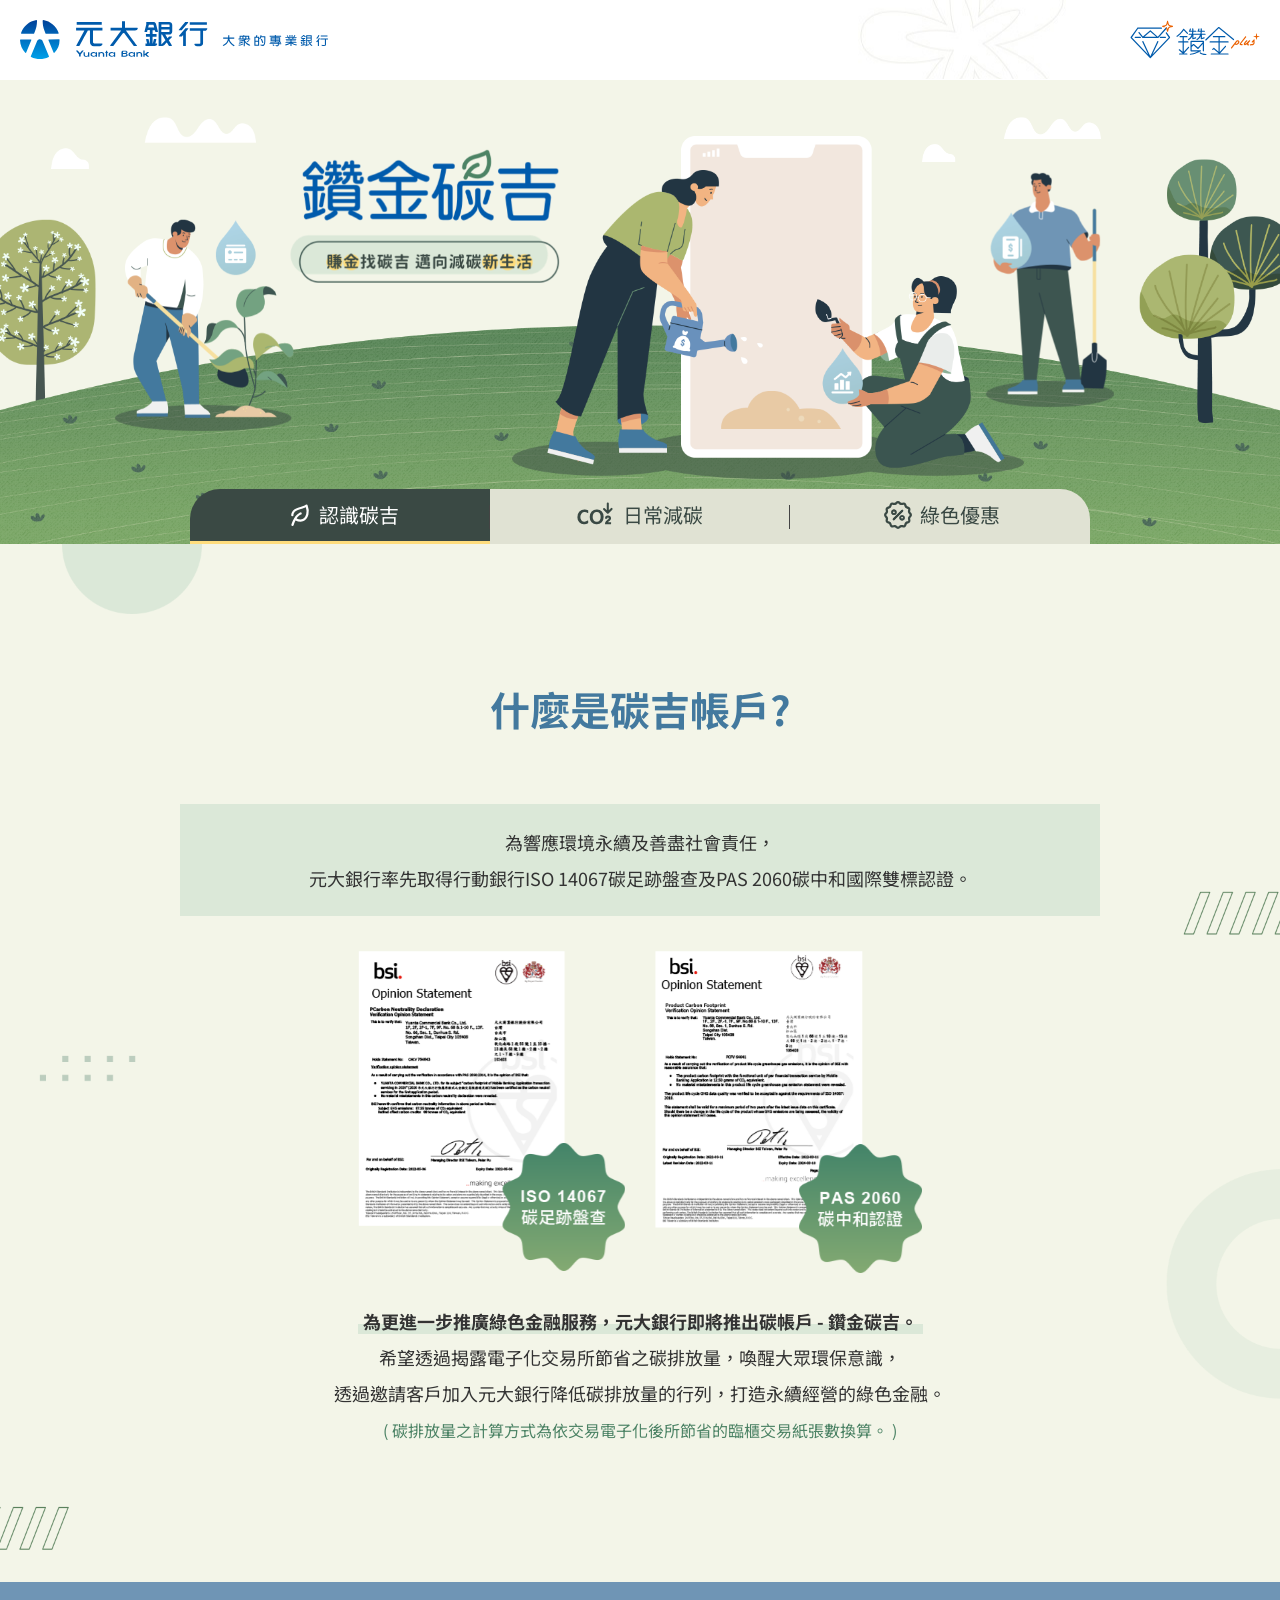
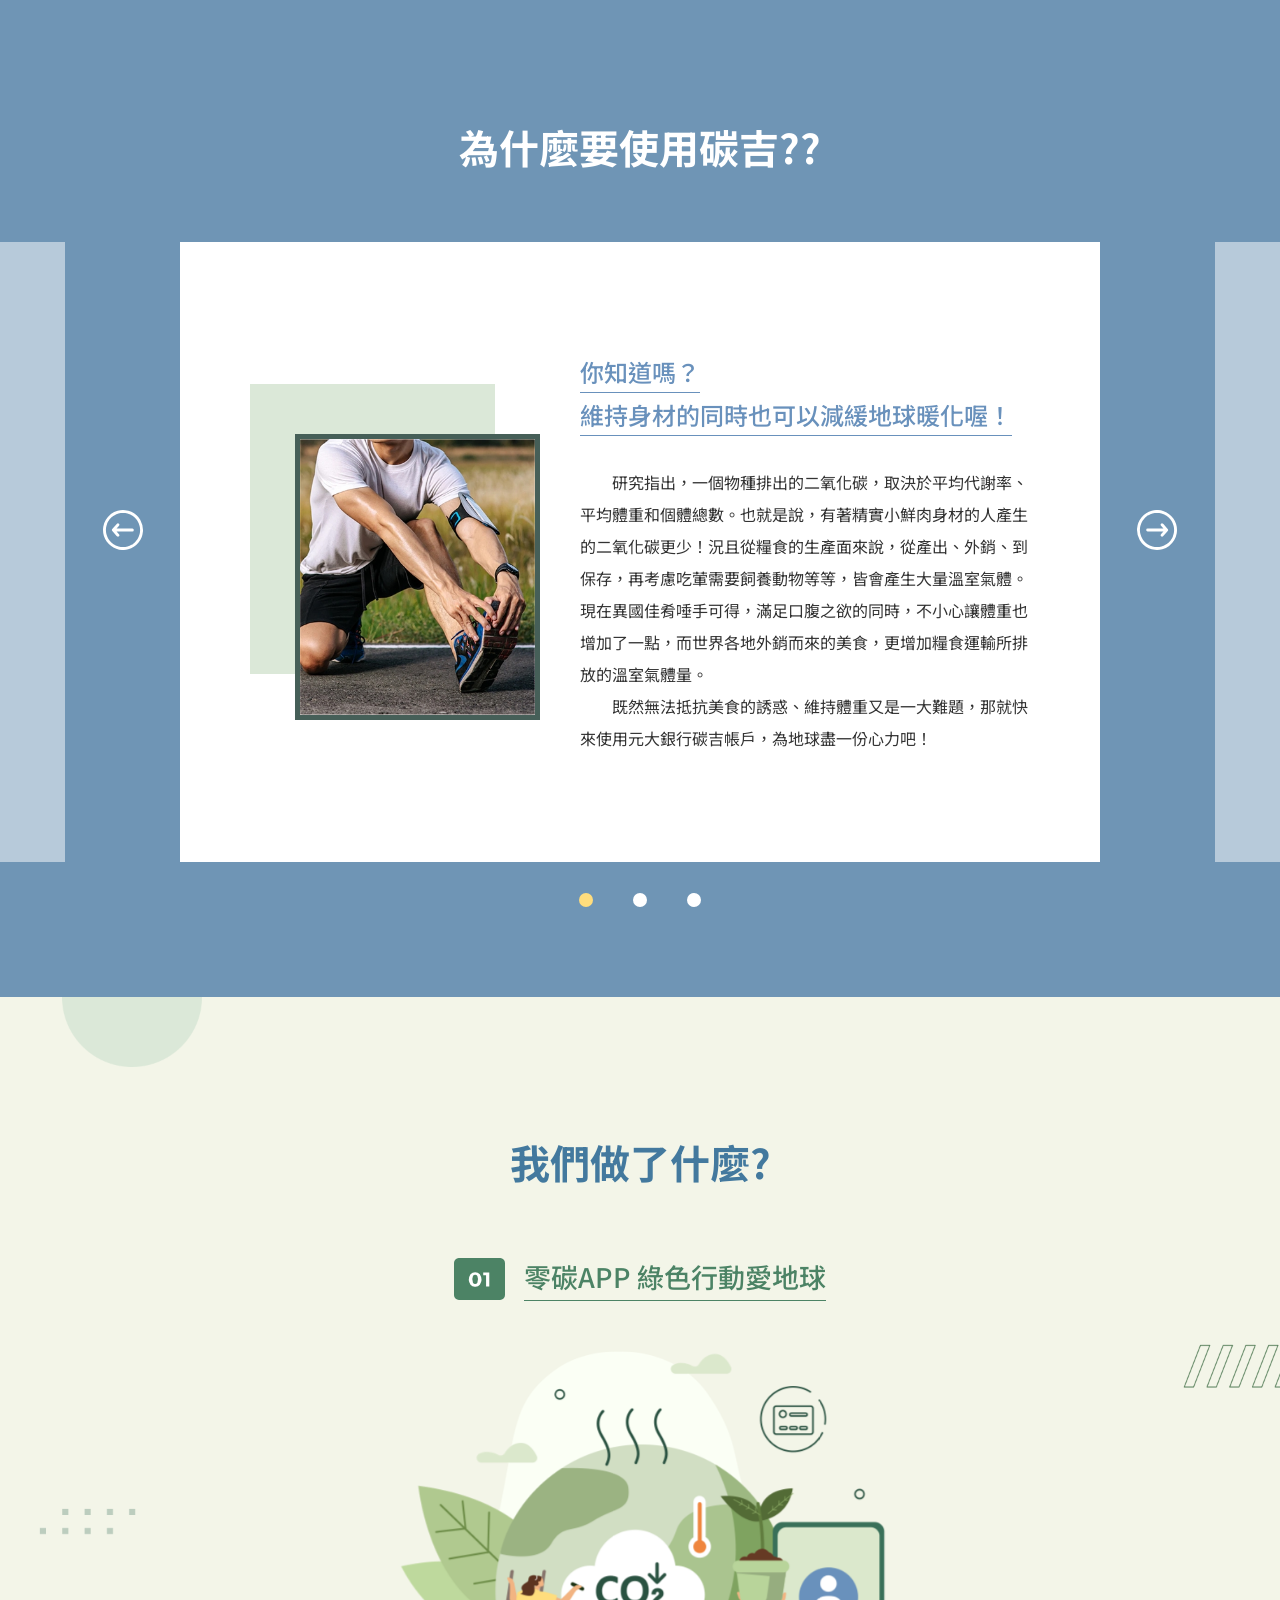
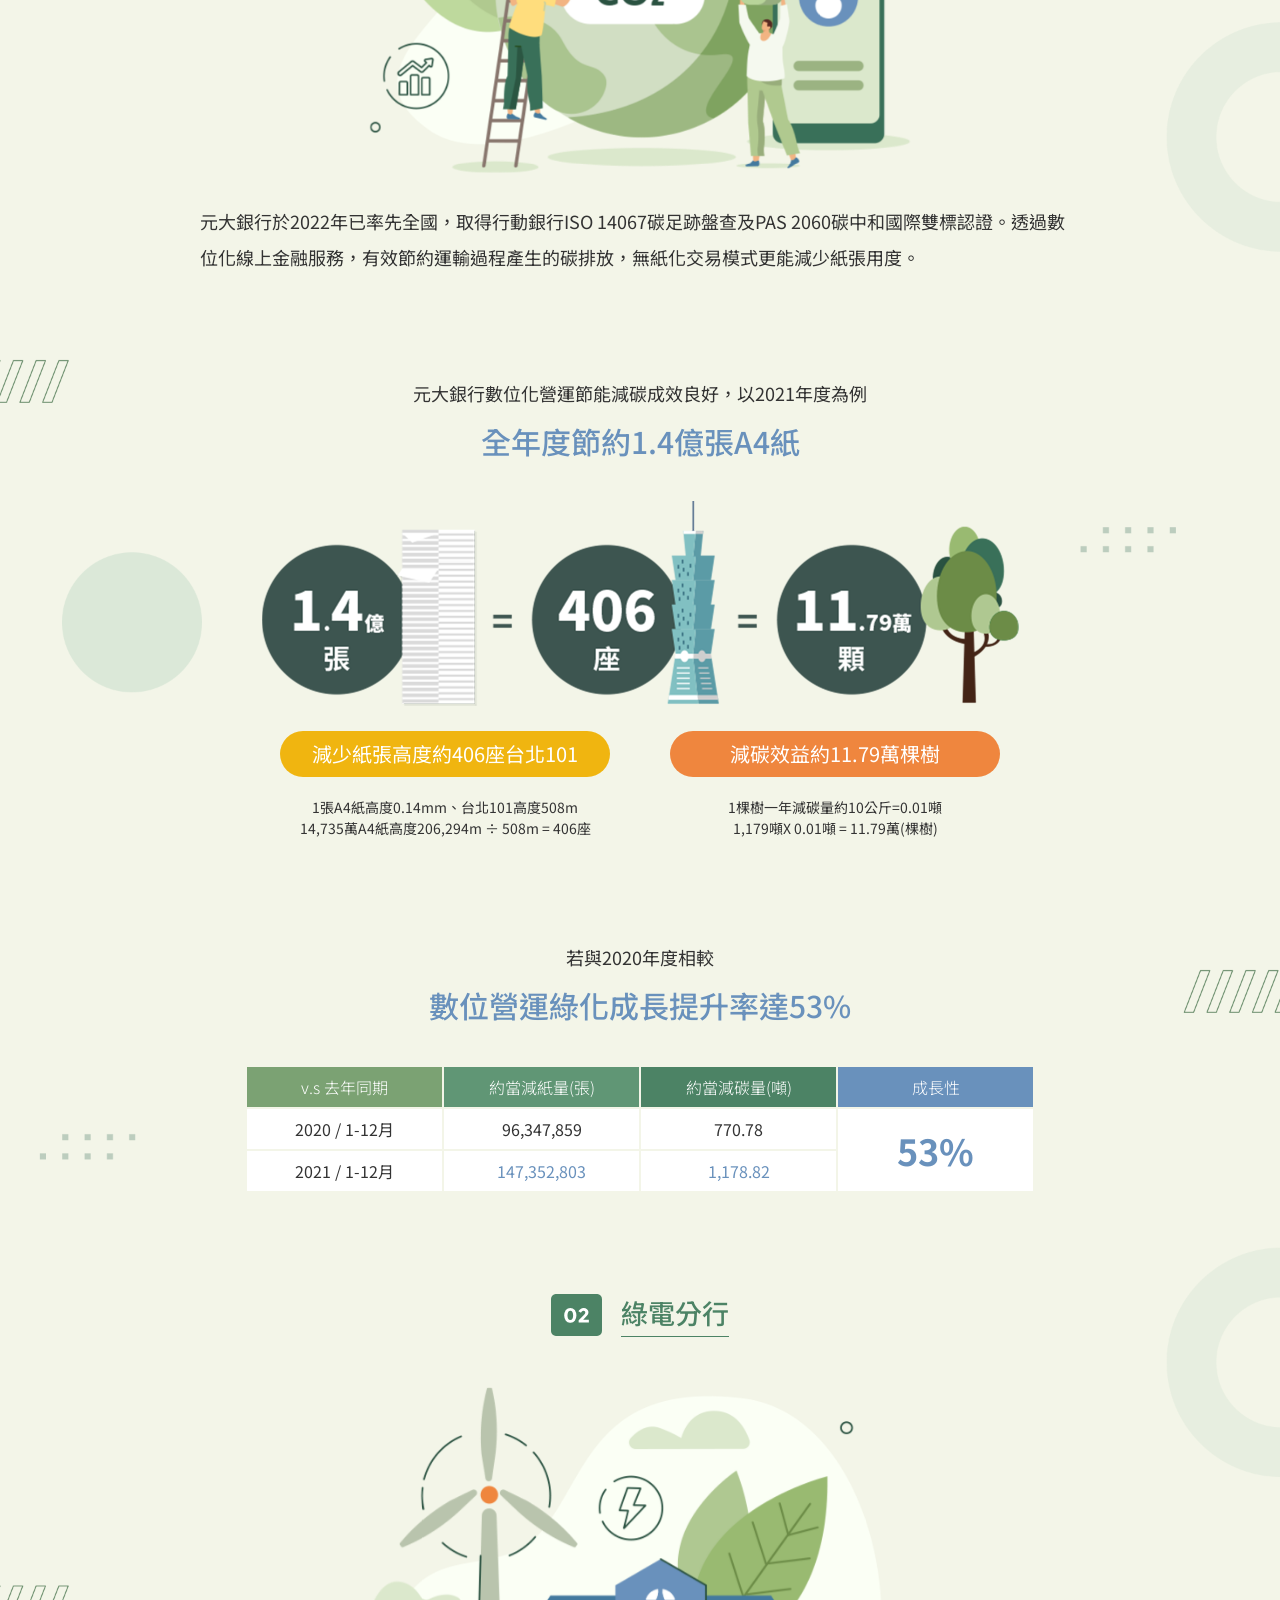
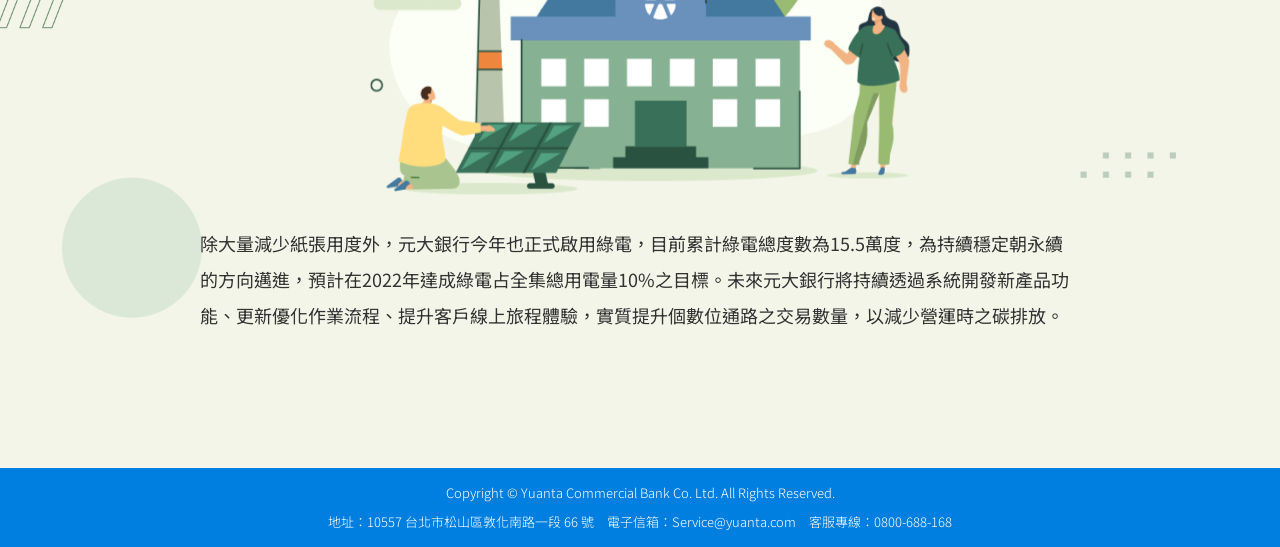
<file: greenacc/index.html>
<!doctype html>
<html class="no-js" lang="zh-Hant-TW">

<head>
    <meta charset="utf-8">
    <meta http-equiv="X-UA-Compatible" content="ie=edge">
    <title>
        元大銀行｜鑽金碳吉
    </title>
    <meta name="description" content="數位帳戶、數位存款帳戶、鑽金數位存款帳戶、電子支付、元大銀行、元大、碳帳戶、碳吉帳戶、環境保護、永續發展、碳排放">
    <meta name="viewport" content="width=device-width, initial-scale=1">
    <meta name="format-detection" content="telephone=no">

    <meta property="og:title" content="元大銀行｜鑽金碳吉">
    <meta property="og:site_name" content="元大銀行">
    <meta property="og:url" content="https://www.yuantabank.com.tw/bankwebIMG/event/Bank_Act2022/greenacc/index.html">
    <meta property="og:description" content="賺金找碳吉，邁向減碳新生活。">
    <meta property="og:type" content="website">
    <link rel="image_src" href="https://www.yuantabank.com.tw/bankwebIMG/event/Bank_Act2022/greenacc/content/images/fb.jpg">
    <meta property="og:image" content="https://www.yuantabank.com.tw/bankwebIMG/event/Bank_Act2022/greenacc/content/images/fb.jpg">
    <meta property="og:image:width" content="1200">
    <meta property="og:image:height" content="628">

    <link rel="manifest" href="./site.json" crossorigin="use-credentials">
    <link rel="shortcut icon" href="./favicon.ico" />
    <link rel="apple-touch-icon" href="./content/images/touch/icon-192x192.png">
    <link rel="stylesheet" href="./content/css/normalize.min.css">
    
    <link rel="stylesheet" href="./content/vendor/swiper/swiper.min.css">
    
    <link rel="stylesheet" href="./content/css/main.min.css">
    <link rel="preconnect" href="https://fonts.gstatic.com">
    <link href="https://fonts.googleapis.com/css2?family=Noto+Sans+TC:wght@400;500;700&family=Roboto:wght@400;500;700&display=swap" rel="stylesheet">
    

    <meta name="theme-color" content="#fafafa">
    <!-- Google Tag Manager -->
    
<script>
(function (w, d, s, l, i) {
  w[l] = w[l] || [];
  w[l].push({
    'gtm.start': new Date().getTime(),
    event: 'gtm.js'
  });
  var f = d.getElementsByTagName(s)[0],
      j = d.createElement(s),
      dl = l != 'dataLayer' ? '&l=' + l : '';
  j.async = true;
  j.src = 'https://www.googletagmanager.com/gtm.js?id=' + i + dl;
  f.parentNode.insertBefore(j, f);
})(window, document, 'script', 'dataLayer', 'GTM-TDNQKZC');
</script>

    <!-- End Google Tag Manager -->

</head>

<body>
    <!-- Google Tag Manager (noscript) -->
    <noscript><iframe src="https://www.googletagmanager.com/ns.html?id=GTM-TDNQKZC" height="0" width="0" style="display:none;visibility:hidden"></iframe></noscript>
    <!-- End Google Tag Manager (noscript) -->
    <!--[if lte IE 11]> <p class="browserupgrade">You are using an <strong>outdated</strong> browser. Please <a href="https://browsehappy.com/">upgrade your browser</a> to improve your experience and security.</p> <![endif]-->
    <div class="container">
        <header class="header" data-header>
            <h1>
                <a href="https://www.yuantabank.com.tw/bank/" class="logo" id="yuantabank" target="_blank">
                    <img src="./content/images/logo/logo.svg" alt="元大銀行logo">
                </a>
            </h1>
            <div class="yuantaplusLogo"></div>
        </header>
        <main class="main">
            
<section class="banner">
    <div class="banner-bg">
        <div class="banner-item banner-cloud">
            <img src="./content/images/banner/cloud.png" alt="">
        </div>
        <div class="banner-item banner-cloud -right">
            <img src="./content/images/banner/cloud.png" alt="">
        </div>
        <div class="banner-item banner-bgTree -plum">
            <img src="./content/images/banner/tree-plum.png" alt="">
        </div>
        <div class="banner-item banner-grass">
            <img class="desktopOnly" src="./content/images/banner/grass.png" alt="">
            <img class="mobileOnly" src="./content/images/banner/grass-mb.png" alt="">
        </div>
        <div class="banner-item banner-bgTree">
            <img src="./content/images/banner/tree.png" alt="">
        </div>
    </div>
    <div class="banner-item banner-man">
        <img src="./content/images/banner/man01.png" alt="">
    </div>
    <div class="banner-item banner-man -right">
        <img src="./content/images/banner/man02.png" alt="">
    </div>
    <div class="banner-item banner-title">
        <img src="./content/images/banner/title.png" alt="">
    </div>
    <div class="banner-item banner-main">
        <img src="./content/images/banner/main.png" alt="">
        <div class="banner-item banner-mainTree">
            <img src="./content/images/banner/main01.png" alt="">
        </div>
        <div class="banner-item banner-mainTree -md">
            <img src="./content/images/banner/main02.png" alt="">
        </div>
        <div class="banner-item banner-mainTree -lg">
            <img src="./content/images/banner/main03.png" alt="">
        </div>
        <div class="banner-item banner-water">
            <img src="./content/images/banner/water-bank.png" alt="">
        </div>
        <div class="banner-item banner-water -change">
            <img src="./content/images/banner/water-change.png" alt="">
        </div>
        <div class="banner-item banner-women">
            <img src="./content/images/banner/women.png" alt="">
        </div>
    </div>
</section>
<section class="content">
    <div class="tab">
        <div class="tab-nav" data-nav>
            <div class="tab-wrap" data-fixed>
                <a href="#" class="tab-btn -active" data-tab="leaf">
                    <img src="./content/images/icon/leaf.svg" alt="">
                    <img class="active" src="./content/images/icon/leaf-wt.svg" alt="">
                    <span class="leaf">認識碳吉</span>
                </a>
                <a href="#" class="tab-btn" data-tab="co2">
                    <img src="./content/images/icon/co2.svg" alt="">
                    <img class="active" src="./content/images/icon/co2-wt.svg" alt="">
                    <span class="co2">日常減碳</span>
                </a>
                <a href="#" class="tab-btn" data-tab="percent">
                    <img src="./content/images/icon/percent.svg" alt="">
                    <img class="active" src="./content/images/icon/percent-wt.svg" alt="">
                    <span>綠色優惠</span>
                </a>
            </div>
        </div>
        <div class="tab-content -active" data-tab-content="leaf">
            <div class="block">
                <div class="block-wrap">
                    <div class="block-title">什麼是碳吉帳戶?</div>
                    <div class="block-content" data-animate-block>
                        <div class="textBox">
                            為響應環境永續及善盡社會責任，<br class="desktopOnly">
                            元大銀行率先取得行動銀行ISO 14067碳足跡盤查及PAS 2060碳中和國際雙標認證。
                        </div>
                        <div class="certificate">
                            <div class="certificate-grid">
                                <div class="certificate-pic" data-animate="fade-right">
                                    <img src="./content/images/pic/certificate01.png" alt="">
                                </div>
                                <div class="certificate-pic" data-animate="fade-left">
                                    <img src="./content/images/pic/certificate02.png" alt="">
                                </div>
                            </div>
                            <div class="certificate-content">
                                <b>為更進一步推廣綠色金融服務，元大銀行即將推出碳帳戶 - 鑽金碳吉。</b><br class="desktopOnly">
                                希望透過揭露電子化交易所節省之碳排放量，喚醒大眾環保意識，<br class="desktopOnly">
                                透過邀請客戶加入元大銀行降低碳排放量的行列，打造永續經營的綠色金融。<br class="desktopOnly">
                                <span>( 碳排放量之計算方式為依交易電子化後所節省的臨櫃交易紙張數換算。 )</span>
                            </div>
                        </div>
                    </div>
                </div>
            </div>
            <div class="block -slider">
                <div class="block-wrap">
                    <div class="block-title">為什麼要使用碳吉??</div>
                    <div class="block-content" data-animate-block>
                        <div class="swiper">
                            <div class="swiper-wrapper">
                                <div class="swiper-slide">
                                    <div class="intro">
                                        <div class="intro-pic">
                                            <img src="./content/images/pic/slider01.jpg" alt="" data-animate="fade-down-right">
                                        </div>
                                        <div class="intro-content">
                                            <div class="intro-title">
                                                <span>
                                                    你知道嗎？<br class="desktopOnly">
                                                    維持身材的同時也可以減緩地球暖化喔！
                                                </span>
                                            </div>
                                            <div class="intro-text">
                                                　　研究指出，一個物種排出的二氧化碳，取決於平均代謝率、平均體重和個體總數。也就是說，有著精實小鮮肉身材的人產生的二氧化碳更少！況且從糧食的生產面來說，從產出、外銷、到保存，再考慮吃葷需要飼養動物等等，皆會產生大量溫室氣體。現在異國佳肴唾手可得，滿足口腹之欲的同時，不小心讓體重也增加了一點，而世界各地外銷而來的美食，更增加糧食運輸所排放的溫室氣體量。<br>
                                                　　既然無法抵抗美食的誘惑、維持體重又是一大難題，那就快來使用元大銀行碳吉帳戶，為地球盡一份心力吧！
                                            </div>
                                        </div>
                                    </div>
                                </div>
                                <div class="swiper-slide">
                                    <div class="intro">
                                        <div class="intro-pic">
                                            <img src="./content/images/pic/slider02.jpg" alt="">
                                        </div>
                                        <div class="intro-content">
                                            <div class="intro-title">
                                                <span>
                                                    你知道嗎？<br class="desktopOnly">
                                                    下雨數周時，整天離不開床可能 不是你的問題喔！
                                                </span>
                                            </div>
                                            <div class="intro-text">
                                                　　很多人在陰雨連綿的時候覺得心情跟天氣一樣陰鬱，長時間在又濕又冷的環境下感到疲憊、容易分心或是對甚麼都提不起興趣，甚至是暴飲暴食。但其實這可能是季節性情緒失調(SAD)！據說居住遠離赤道區域的人更容易出現SAD，因為降雨伴隨陽光減少導致血清素下降、退黑激素過多，人們會因此感覺心情有點Sad。<br>
                                                　　為了防止氣候環境巨變，永晝永夜、烈日暴雨導致人們逐漸遠離愉悅好心情。讓元大助你一臂之力，使用碳吉帳戶幫你記錄減碳日常，用小小的力量來守護世界的和平，白洞、白色的明天在等著我們！
                                            </div>
                                        </div>
                                    </div>
                                </div>
                                <div class="swiper-slide">
                                    <div class="intro">
                                        <div class="intro-pic">
                                            <img src="./content/images/pic/slider03.jpg" alt="">
                                        </div>
                                        <div class="intro-content">
                                            <div class="intro-title">
                                                <span>
                                                    你知道嗎？<br class="desktopOnly">
                                                    動物界節能大師非洞螈莫屬！
                                                </span>
                                            </div>
                                            <div class="intro-text">
                                                　　第拿里阿爾卑斯山脈石灰岩溶洞的地下水脈中，有個生物完全不動卻可以活得好好的。根據Journal of Zoology指出，一隻洞螈在完全靜止下存活了七年！除了進食與交配，洞螈其實不太有活動的意願。且受環境黑暗、食物匱乏的影響下，行動十分緩慢，堪稱是動物界的節能大師。洞螈一生無欲無求佛系生活，非常懂得如何減少能源的消耗。<br>
                                                如今面對地球有限資源的困境，快點加入致敬洞螈的行列~讓我們從減少資源消耗開始，申辦鑽金數位存款帳戶，用電子交易減輕地球負擔，元大銀行碳吉帳戶讓優惠多更多！
                                            </div>
                                        </div>
                                    </div>
                                </div>
                            </div>
                            <div class="swiper-pagination"></div>
                            <div class="swiper-button-prev"></div>
                            <div class="swiper-button-next"></div>
                        </div>
                    </div>
                </div>
            </div>
            <div class="block">
                <div class="block-wrap">
                    <div class="block-title">我們做了什麼?</div>
                    <div class="block-content" data-animate-block>
                        <div class="step">
                            <div class="step-title">
                                <img src="./content/images/icon/no01.svg" alt="">
                                <span>零碳APP 綠色行動愛地球</span>
                            </div>
                            <div class="step-pic" data-animate="fade-up">
                                <img src="./content/images/pic/app.png" alt="">
                            </div>
                            <div class="step-text">
                                元大銀行於2022年已率先全國，取得行動銀行ISO 14067碳足跡盤查及PAS 2060碳中和國際雙標認證。透過數位化線上金融服務，有效節約運輸過程產生的碳排放，無紙化交易模式更能減少紙張用度。
                            </div>
                        </div>
                    </div>
                    <div class="block-content" data-animate-block>
                        <div class="info">
                            <div class="info-title">
                                元大銀行數位化營運<br class="mobileOnly">節能減碳成效良好，以2021年度為例<br>
                                <b>全年度節約1.4億張A4紙</b>
                            </div>
                            <div class="info-content">
                                <div class="picDesc">
                                    <div class="picDesc-pic" data-animate="fade-up">
                                        <img class="desktopOnly" src="./content/images/pic/a4-paper.png" alt="">
                                        <img class="mobileOnly" src="./content/images/pic/a4-paper-mb.png" alt="">
                                    </div>
                                    <div class="picDesc-content">
                                        <div class="picDesc-item" data-animate="flip-left">
                                            <p>減少紙張高度約406座台北101</p>
                                            1張A4紙高度0.14mm、台北101高度508m<br>
                                            14,735萬A4紙高度206,294m ÷ 508m = 406座
                                        </div>
                                        <div class="picDesc-item" data-animate="flip-left">
                                            <p class="-og">減碳效益約11.79萬棵樹</p>
                                            1棵樹一年減碳量約10公斤=0.01噸<br>
                                            1,179噸X 0.01噸 = 11.79萬(棵樹)
                                        </div>
                                    </div>
                                </div>
                            </div>
                        </div>
                    </div>
                    <div class="block-content" data-animate-block>
                        <div class="info">
                            <div class="info-title">
                                若與2020年度相較<br>
                                <b>數位營運綠化成長提升率達53%</b>
                            </div>
                            <div class="info-content" data-animate="fade-up">
                                <table class="desktopOnly">
                                    <tr>
                                        <th>v.s 去年同期</th>
                                        <th>約當減紙量(張)</th>
                                        <th>約當減碳量(噸)</th>
                                        <th>成長性</th>
                                    </tr>
                                    <tr>
                                        <td>2020 / 1-12月</td>
                                        <td>96,347,859</td>
                                        <td>770.78</td>
                                        <td rowspan="2"><span class="-lg">53%</span></td>
                                    </tr>
                                    <tr>
                                        <td>2021 / 1-12月</td>
                                        <td><span>147,352,803</span></td>
                                        <td><span>1,178.82</span></td>
                                    </tr>
                                </table>
                                <table class="mobileOnly">
                                    <tr>
                                        <th>v.s 去年同期</th>
                                        <td>2020 / 1-12月</td>
                                        <td>2021 / 1-12月</td>
                                    </tr>
                                    <tr>
                                        <th>約當減紙量(張)</th>
                                        <td>96,347,859</td>
                                        <td><span>147,352,803</span></td>
                                    </tr>
                                    <tr>
                                        <th>約當減碳量(噸)</th>
                                        <td>770.78</td>
                                        <td><span>1,178.82</span></td>
                                    </tr>
                                    <tr>
                                        <th>成長性</th>
                                        <td colspan="2"><span class="-lg">53%</span></td>
                                    </tr>
                                </table>
                            </div>
                        </div>
                    </div>
                    <div class="block-content" data-animate-block>
                        <div class="step">
                            <div class="step-title">
                                <img src="./content/images/icon/no02.svg" alt="">
                                <span>綠電分行</span>
                            </div>
                            <div class="step-pic" data-animate="fade-up">
                                <img src="./content/images/pic/branch.png" alt="">
                            </div>
                            <div class="step-text">
                                除大量減少紙張用度外，元大銀行今年也正式啟用綠電，目前累計綠電總度數為15.5萬度，為持續穩定朝永續的方向邁進，預計在2022年達成綠電占全集總用電量10%之目標。未來元大銀行將持續透過系統開發新產品功能、更新優化作業流程、提升客戶線上旅程體驗，實質提升個數位通路之交易數量，以減少營運時之碳排放。
                            </div>
                        </div>
                    </div>
                </div>
            </div>
        </div>
        <div class="tab-content" data-tab-content="co2">
            <div class="block">
                <div class="block-wrap">
                    <div class="block-title">
                        <div class="tipBox">
                            <img class="light" src="./content/images/icon/light.png" alt="">
                            <span>
                                您知道嗎? 日常中使用電子交易也能減少紙張用度喔~
                            </span>
                            <img class="paper" src="./content/images/icon/paper.png" alt="">
                        </div>
                    </div>
                    <div class="block-content" data-animate-block>
                        <div class="checkGrid">
                            
                            
                            <div class="checkGrid-item">
                                <div class="check" data-animate="zoom-in">
                                    <div class="check-pic">
                                        <img src="./content/images/pic/reduce01.png" alt="">
                                    </div>
                                    <div class="check-content">
                                        線上申辦數存
                                        <p>減少5張紙張</p>
                                    </div>
                                </div>
                            </div>
                            
                            <div class="checkGrid-item">
                                <div class="check" data-animate="zoom-in">
                                    <div class="check-pic">
                                        <img src="./content/images/pic/reduce02.png" alt="">
                                    </div>
                                    <div class="check-content">
                                        線上申請信貸
                                        <p>減少9張紙張</p>
                                    </div>
                                </div>
                            </div>
                            
                            <div class="checkGrid-item">
                                <div class="check" data-animate="zoom-in">
                                    <div class="check-pic">
                                        <img src="./content/images/pic/reduce03.png" alt="">
                                    </div>
                                    <div class="check-content">
                                        線上申辦信用卡
                                        <p>減少5張紙張</p>
                                    </div>
                                </div>
                            </div>
                            
                            <div class="checkGrid-item">
                                <div class="check" data-animate="zoom-in">
                                    <div class="check-pic">
                                        <img src="./content/images/pic/reduce04.png" alt="">
                                    </div>
                                    <div class="check-content">
                                        基金申購
                                        <p>減少5張紙張</p>
                                    </div>
                                </div>
                            </div>
                            
                            <div class="checkGrid-item">
                                <div class="check" data-animate="zoom-in">
                                    <div class="check-pic">
                                        <img src="./content/images/pic/reduce05.png" alt="">
                                    </div>
                                    <div class="check-content">
                                        生活繳費稅
                                        <p>減少1張紙張</p>
                                    </div>
                                </div>
                            </div>
                            
                            <div class="checkGrid-item">
                                <div class="check" data-animate="zoom-in">
                                    <div class="check-pic">
                                        <img src="./content/images/pic/reduce06.png" alt="">
                                    </div>
                                    <div class="check-content">
                                        外幣轉帳/換匯
                                        <p>減少2張紙張</p>
                                    </div>
                                </div>
                            </div>
                            
                        </div>
                    </div>
                    <div class="block-title">
                        減碳就從日常做起
                    </div>
                    <div class="block-text">
                        
                        把電子交易融入生活的一部分，一點一滴累積也可以拯救一片樹林呢！<br class="desktopOnly">
                        不要小看自己的力量，如果每天使用一次電子交易，看看積年累月下來可以節省多少紙張用度吧！
                    </div>
                    <div class="block-content -bar" data-animate-block>
                        <div data-animate="fade-up">
                            <div class="bar">
                                <img class="-pc" src="./content/images/pic/bar.png" alt="">
                                <img class="-mb" src="./content/images/pic/bar-mb.png" alt="">
                            </div>
                            
                            
                        </div>
                    </div>
                    <div class="block-action">
                        <a href="https://www.yuantabank.com.tw/bankwebIMG/event/Bank_Act2021/openacct/index.html" class="btn -bu" id="card2022green" target="_blank">
                            線上申辦 ►<br>
                            <b>鑽金數位存款帳戶</b>
                        </a>
                        <a href="https://www.yuantabank.com.tw/bankwebIMG/event/Bank_Act2021/Card20210831/index.html" class="btn" id="openacct2022green1" target="_blank">
                            立即申請 ►<br>
                            <b>鑽金智富卡</b>
                        </a>
                    </div>
                </div>
            </div>
            <div class="wrapper">
                <div class="creditSlogan">
                    <div><span>謹慎理財</span><span>信用無價</span></div>
                    <div>
                        <p><span>信用卡循環信用年利率</span>2.92%~15.00%(基準日:106/4/1)</p>
                        <p><span>預備現金手續費</span>每筆預借現金金額x3.5%+NT$100</p>
                    </div>
                    <div>
                        <p><span>其他費用請至元大網站</span><a href="yuantabank.com.tw">yuantabank.com.tw</a>查詢</p>
                        <p><span>24小時客服專線</span>(02)2182-1968</p>
                    </div>
                </div>
            </div>
        </div>
        <div class="tab-content" data-tab-content="percent">
            <div class="block -offer">
                <div class="block-wrap">
                    <div class="block-title">減碳你我一起</div>
                    <div class="block-content" data-animate-block>
                        <div class="offerGrid">
                            
                            
                            <div class="offerGrid-item">
                                <div class="offer" data-animate="zoom-in">
                                    <div class="offer-pic">
                                        <img src="./content/images/pic/discount01.png" alt="">
                                    </div>
                                    <div class="offer-content">
                                        <div class="offer-title">
                                            <span>減碳達人禮</span>
                                        </div>
                                        <div class="offer-text">完成任五項賺金任務送NT$500一卡通Money儲值金。<span>(限額500名)</span>；每名再加碼送8杯全家中杯美式咖啡。<span>(限額300名)</span></div>
                                        
                                        <div class="offer-btn">
                                            <a href="https://www.yuantabank.com.tw/bankwebIMG/event/Bank_Act2022/WelcomeQ3/index.html" id="2022Q3green"  target="_blank" >瞭解更多</a>
                                        </div>
                                        
                                    </div>
                                </div>
                            </div>
                            
                            <div class="offerGrid-item">
                                <div class="offer" data-animate="zoom-in">
                                    <div class="offer-pic">
                                        <img src="./content/images/pic/discount02.png" alt="">
                                    </div>
                                    <div class="offer-content">
                                        <div class="offer-title">
                                            <span>減碳新戶禮</span>
                                        </div>
                                        <div class="offer-text">新申辦鑽金數位存款帳戶，且於30日內首次登入，送5次免跨行轉帳手續費優惠。</div>
                                        
                                        <div class="offer-btn">
                                            <a href="https://www.yuantabank.com.tw/bankwebIMG/event/Bank_Act2021/openacct/index.html" id="openacct2022green2"  target="_blank" >立即開戶</a>
                                        </div>
                                        
                                    </div>
                                </div>
                            </div>
                            
                            <div class="offerGrid-item">
                                <div class="offer" data-animate="zoom-in">
                                    <div class="offer-pic">
                                        <img src="./content/images/pic/discount03.png" alt="">
                                    </div>
                                    <div class="offer-content">
                                        <div class="offer-title">
                                            <span>減碳登入禮</span>
                                        </div>
                                        <div class="offer-text">個人網銀客戶每月首次登入行動銀行，送2次免跨行轉帳手續費優惠。</div>
                                        
                                        <div class="offer-btn">
                                            <a href="https://mobilebank.yuantabank.com.tw/YuantaBank-MobileBank-Gateway/getServ/openNewMobilebankApp" id="appl2022green"  data-login>立即登入</a>
                                        </div>
                                        
                                    </div>
                                </div>
                            </div>
                            
                            <div class="offerGrid-item">
                                <div class="offer" data-animate="zoom-in">
                                    <div class="offer-pic">
                                        <img src="./content/images/pic/discount04.png" alt="">
                                    </div>
                                    <div class="offer-content">
                                        <div class="offer-title">
                                            <span>減碳換匯讓分</span>
                                        </div>
                                        <div class="offer-text">線上換匯讓分優惠最高享8分。</div>
                                        
                                        <div class="offer-btn">
                                            <a href="https://www.yuantabank.com.tw/bankwebIMG/event/Bank_Act2022/forex/index.html" id="forex2022green"  target="_blank" >立即換匯</a>
                                        </div>
                                        
                                    </div>
                                </div>
                            </div>
                            
                            <div class="offerGrid-item">
                                <div class="offer" data-animate="zoom-in">
                                    <div class="offer-pic">
                                        <img src="./content/images/pic/discount05.png" alt="">
                                    </div>
                                    <div class="offer-content">
                                        <div class="offer-title">
                                            <span>減碳智慧理財</span>
                                        </div>
                                        <div class="offer-text">基金/ETF申購手續費0元起，還能定期定額日日扣自由選。</div>
                                        
                                        <div class="offer-btn">
                                            <a href="https://www.yuantabank.com.tw/bankwebIMG/event/Bank_Act2022/smartinvest/index.html" id="smart2022green"  target="_blank" >立即申購</a>
                                        </div>
                                        
                                    </div>
                                </div>
                            </div>
                            
                            <div class="offerGrid-item">
                                <div class="offer" data-animate="zoom-in">
                                    <div class="offer-pic">
                                        <img src="./content/images/pic/discount06.png" alt="">
                                    </div>
                                    <div class="offer-content">
                                        <div class="offer-title">
                                            <span>外幣轉帳無時差 </span>
                                        </div>
                                        <div class="offer-text">24hr外幣自行轉帳交易無時差。</div>
                                        
                                    </div>
                                </div>
                            </div>
                            
                        </div>
                    </div>
                    <div class="block-content" data-animate-block>
                        <div class="more" data-animate="flip-left">
                            更多鑽金碳吉帳戶功能及優惠
                            <p class="-en">Coming Soon…</p>
                        </div>
                    </div>
                    <div class="block-content">
                        <div class="notice" data-collapse>
                            <a href="#" class="notice-action" data-collapse-action>
                                注意事項
                            </a>
                            <div class="notice-content" data-collapse-content>
                                <ol class="chinese">
                                    <li data-num="一">活動規則
                                        <ol>
                                            <li>活動內容：
                                                <ol class="decimal">
                                                    <li>減碳新戶禮：5次免跨行轉帳手續費優惠；使用期限為自客戶申辦元大銀行之個人網路銀行30天內有效(需登入)，不得延長。</li>
                                                    <li>減碳登入禮：2次免跨行轉帳手續費優惠；使用期限為自當月首次登入後至當月月底止，若客戶未將優惠於當月月底前使用完畢，則視同放棄該優惠，不得累計至次月。</li>
                                                </ol>
                                            </li>
                                            <li>減碳登入禮與減碳新戶禮得累計，若客戶同時符合減碳登入禮與減碳新戶禮優惠資格，當月最高可享7次免跨行轉帳手續費優惠。</li>
                                            <li>活動期間內如有以終止個人網路銀行服務再重新申請新戶方式參加者，則不符合減碳新戶禮優惠資格。</li>
                                            <li>信用卡快速登入之客戶，不適用減碳登入禮優惠資格。</li>
                                            <li>免跨行轉帳手續費優惠不限通路使用。</li>
                                            <li>新申辦個人網路銀行之客戶，可在個人網路銀行或行動銀行完成變更密碼之啟用程序。</li>
                                        </ol>
                                    </li>
                                    <li data-num="二">本網站的立場及聲明
                                        <ol>
                                            <li>本活動係元大銀行舉辦。參加者於參加本活動時，即同意接受本活動內容、個人網路銀行、行動銀行及元大e櫃檯各項使用規範及規定；如有以不當程式或方法干擾，元大銀行將取消參加及得獎資格，元大銀行並得向參加者請求損害賠償。</li>
                                            <li>參加者應承諾提出之資料均為真實、正確且未冒用或盜用任何第三人之資料；若有冒用或盜用他人資料，或個人資料有不實、不齊全或不正確之情事，元大銀行將取消參加或（及）得獎資格。如因此造成第三人向元大銀行主張任何權利，應由參加者負全部責任。</li>
                                            <li>任何因行動裝置、電腦、網路、電話、技術或不可歸責於元大銀行之事由，而使參加者所登錄之資料有遲延、遺失、錯誤、無法辨識或毀損等情況，元大銀行不負任何責任，參加者亦不得因此異議或請求賠償。</li>
                                        </ol>
                                    </li>
                                    <li data-num="三">法律管轄權
                                        <ol>
                                            <li>參加者同意與本次活動有關之任何行為，應依據中華民國法律解釋或辦理，即使使用元大銀行個人網路銀行或行動銀行APP之當時所在地非中華民國境內，仍以中華民國法律規範之。</li>
                                            <li>雙方同意如因本活動發生相關訴訟，除法律另有規定外，合意以臺灣臺北地方法院為第一審管轄法院。</li>
                                        </ol>
                                    </li>
                                    <li data-num="四">所得申報<br>
                                        依中華民國稅法規定，參加者為中華民國境內居住之個人，年度累積贈品價值超過新臺幣1,000元，將併入個人綜合所得稅申報，參加者非中華民國境內居住之個人，不論贈品價值，均需先繳納20%之稅金，始可領取，若未能依法繳納稅額，即視為喪失領取資格。前述稅捐法規如有變動，依修正後規定辦理。
                                    </li>
                                    <li data-num="五">免責聲明<br>
                                        元大銀行保有審核參加者資格之權利，及取消、終止、修改或暫停本活動辦法及更動獎品的權利。如有其他未盡事宜，悉依元大銀行官方網站公告之相關規定或決定辦理。如有疑問，請洽元大銀行客服中心 (02)2182-1968 或 0800-688-168。
                                    </li>
                                </ol>
                            </div>
                        </div>
                    </div>
                </div>
            </div>
            <div class="appDownload">
                <div class="appDownload-QRcode">
                    <img src="./content/images/app/QRcode.png" alt="QRcode">
                </div>
                <div class="appDownload-link">
                    <h5>
                        立即下載元大銀行<br>
                        Yuanta Commercial Bank APP
                    </h5>
                    <a id="applestore" target="_blank" href="https://itunes.apple.com/tw/app/yuan-da-yin-xing-yuanta-commercial/id1173515038?mt=8">
                        <img src="./content/images/app/appstore.png" alt="App Store">
                    </a>
                    <a id="googleplay" target="_blank" href="https://play.google.com/store/apps/details?id=com.yuantabank.newmobilebank.android&hl=zh_TW">
                        <img src="./content/images/app/googleplay.png" alt="Google Play">
                    </a>
                </div>
            </div>
        </div>
    </div>
</section>

        </main>
        <footer class="footer">
            Copyright © Yuanta Commercial Bank Co. Ltd. All Rights Reserved.<br>
            <div class="footer-wrap">
                <span>地址：10557 台北市松山區敦化南路一段 66 號</span>
                <span>電子信箱：Service@yuanta.com</span>
                <span>客服專線：0800-688-168</span>
            </div>
        </footer>
    </div>
    <ul class="mediaIcons">
        <li>
            <a href="https://www.facebook.com/yuantabank" class="facebook" id="facebook" target="_blank"></a>
        </li>
        <li>
            <a href="https://line.me/R/ti/p/%40mwr3999i" class="line" id="line" target="_blank"></a>
        </li>
        <li>
            <a href="https://www.instagram.com/yuantabank/" class="instagram" id="instagram" target="_blank"></a>
        </li>
        <li>
            <a href="https://www.youtube.com/channel/UCs72_Ba4-zxCCaeF7zsoAoA" class="youtube" id="youtube" target="_blank"></a>
        </li>
        <li>
            <a href="https://t.me/yuantabanktw" class="telegram" id="Telegram" target="_blank"></a>
        </li>
    </ul>
    <a href="#" class="gotop" id="gotop">
        <img src="./content/images/icon/goTop.svg" alt="">
    </a>
    
    <script src="./content/vendor/modernizr-3.11.0.min.js"></script>
    <script src="./content/vendor/jquery-3.6.0.min.js"></script>
    
    <script src="./content/vendor/swiper/swiper.min.js"></script>
    
    
    <script src="./content/js/plugins.min.js"></script>
    <script src="./content/js/main.min.js"></script>
    

    <script type="text/javascript" async="" src="https://www.googleadservices.com/pagead/conversion_async.js"></script>
    <script type="text/javascript" async="" src="https://www.google-analytics.com/analytics.js"></script>
    <script type="text/javascript" async="" src="https://www.googletagmanager.com/gtag/js?id=AW-773232362&l=dataLayer&cx=c"></script>
    <script async="" src="https://www.googletagmanager.com/gtm.js?id=GTM-TDNQKZC"></script>
    <!-- Global site tag (gtag.js) - Google Analytics -->
    <script async src="https://www.googletagmanager.com/gtag/js?id=UA-55531155-2"></script>
    
<script>
window.dataLayer = window.dataLayer || [];

function gtag() {
  dataLayer.push(arguments);
}

gtag('js', new Date());
gtag('config', 'UA-55531155-2');
</script>


    <!-- Global site tag (gtag.js) - Google Ads: 773232362 -->
    <script async src="https://www.googletagmanager.com/gtag/js?id=AW-773232362"></script>
    
<script>
window.dataLayer = window.dataLayer || [];

function gtag() {
  dataLayer.push(arguments);
}

gtag('js', new Date());
gtag('config', 'AW-773232362');
</script>

    <script src="./content/js/tracking.min.js"></script>
</body>

</html>
</file>
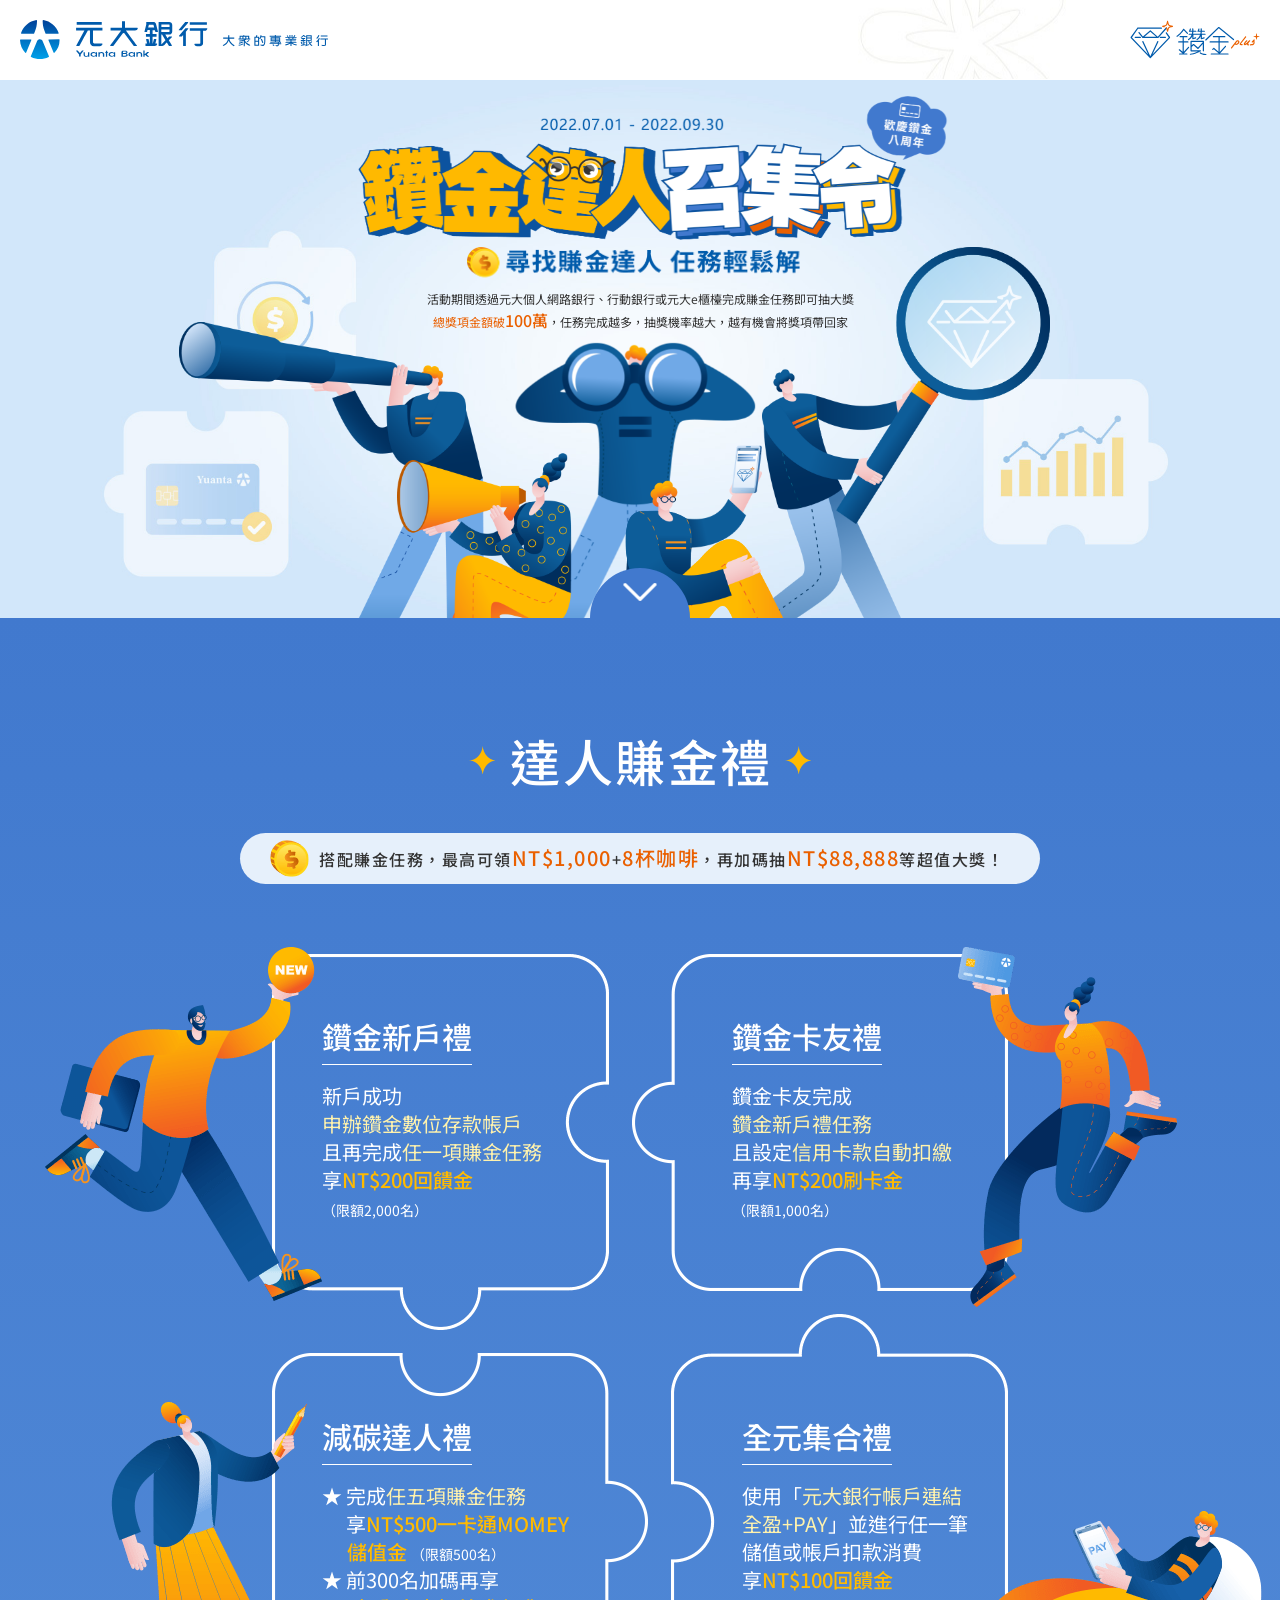
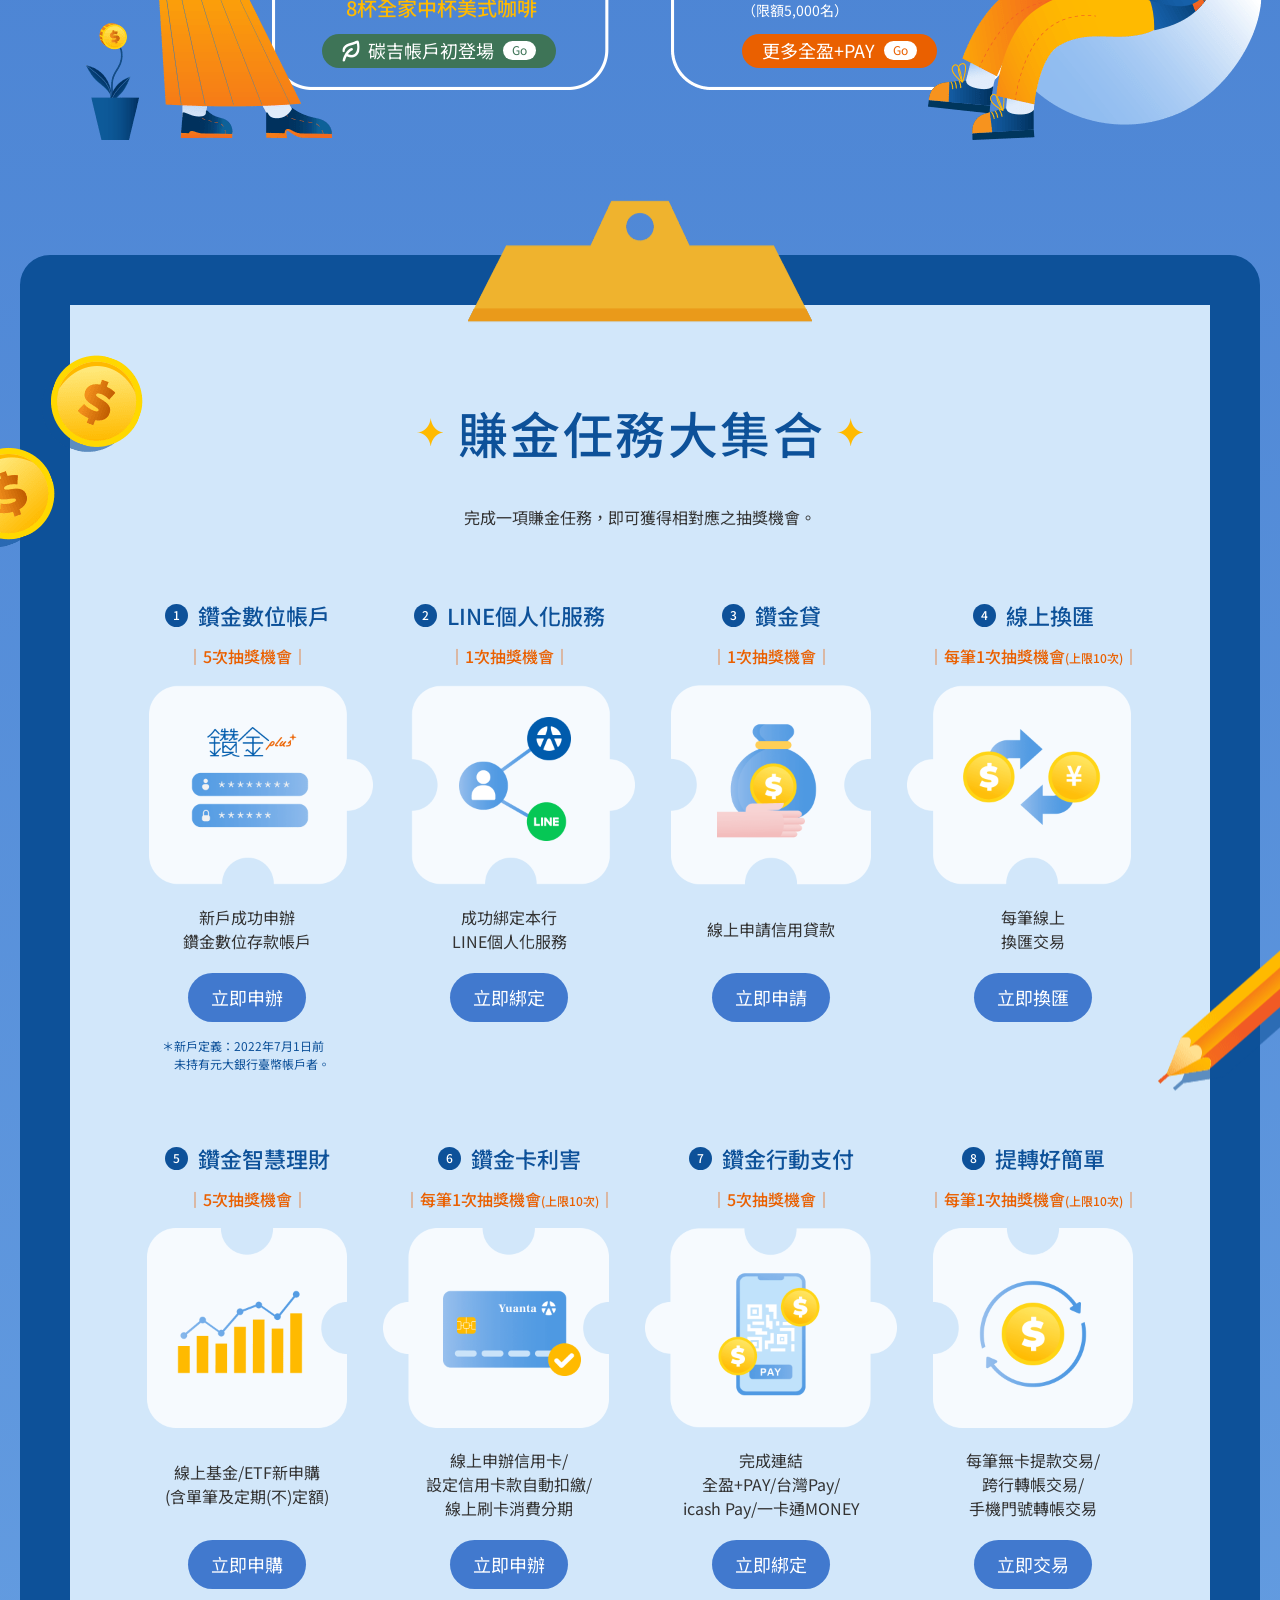
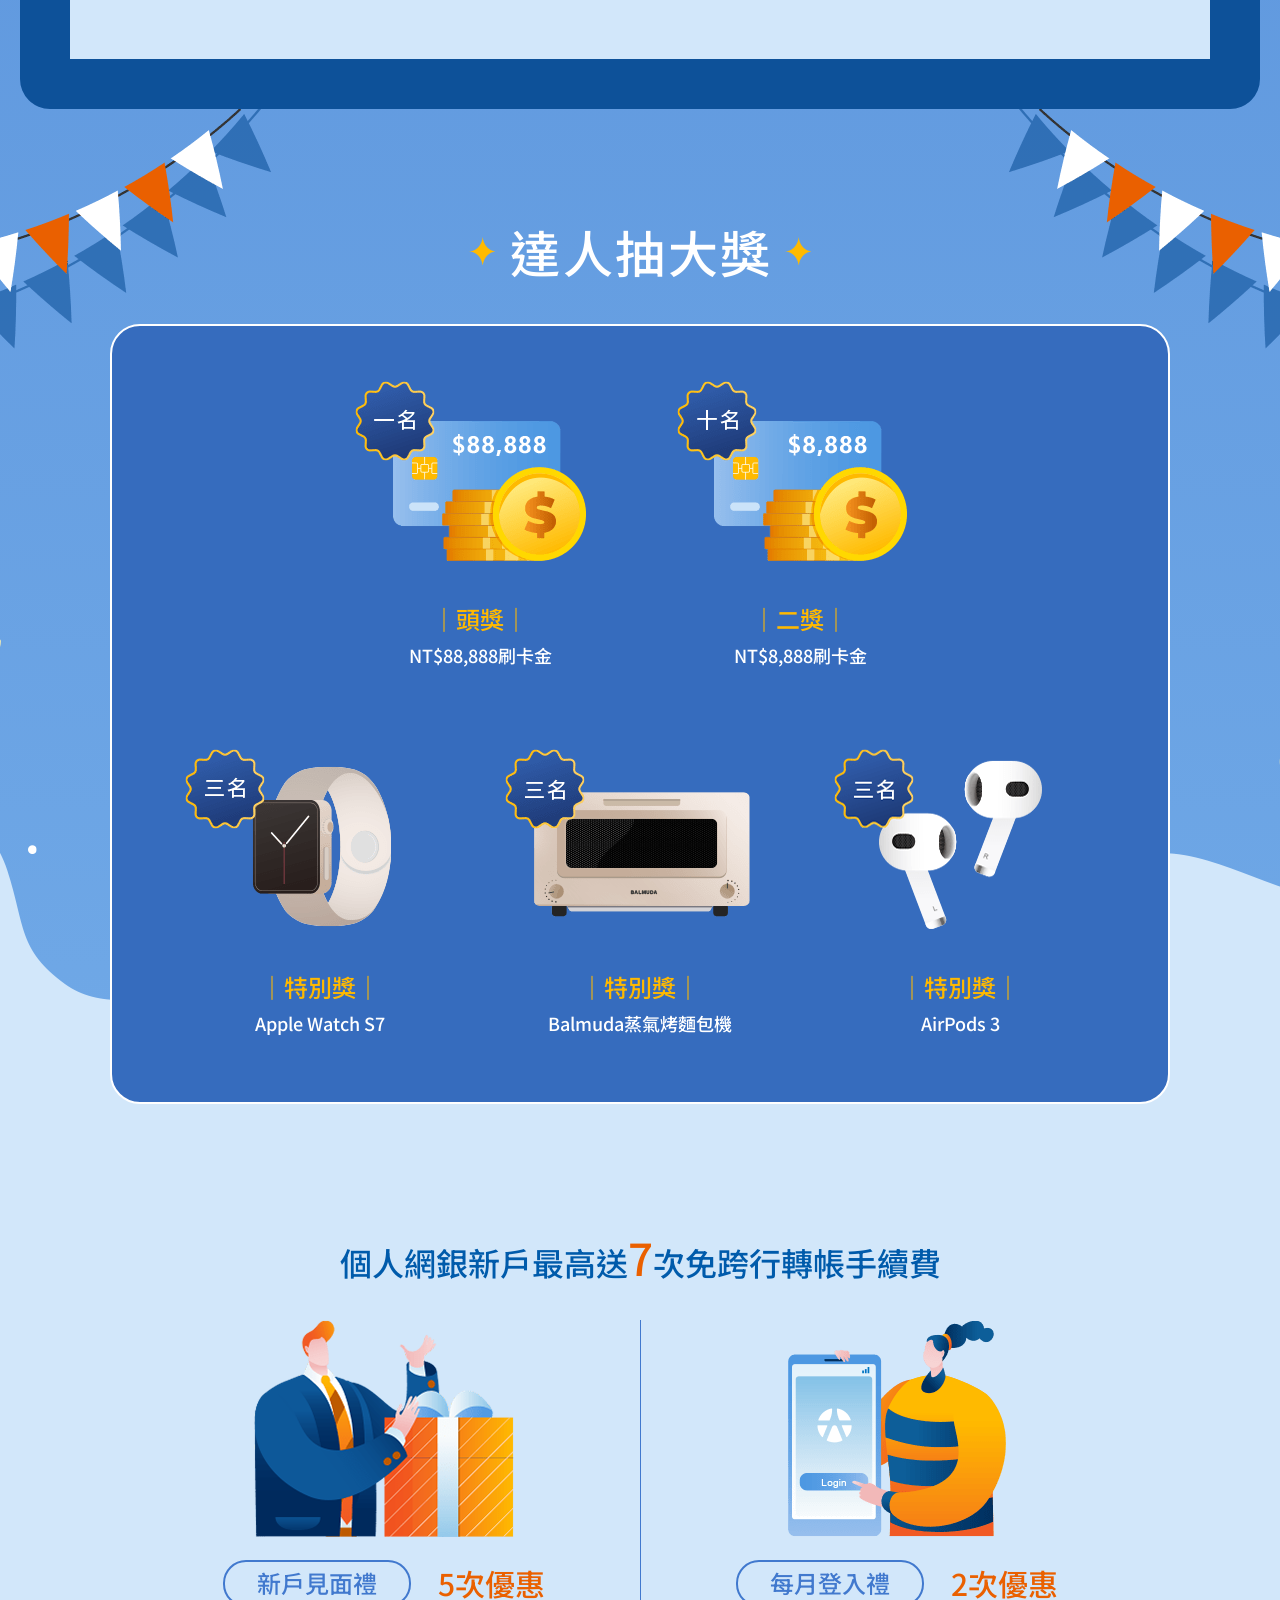
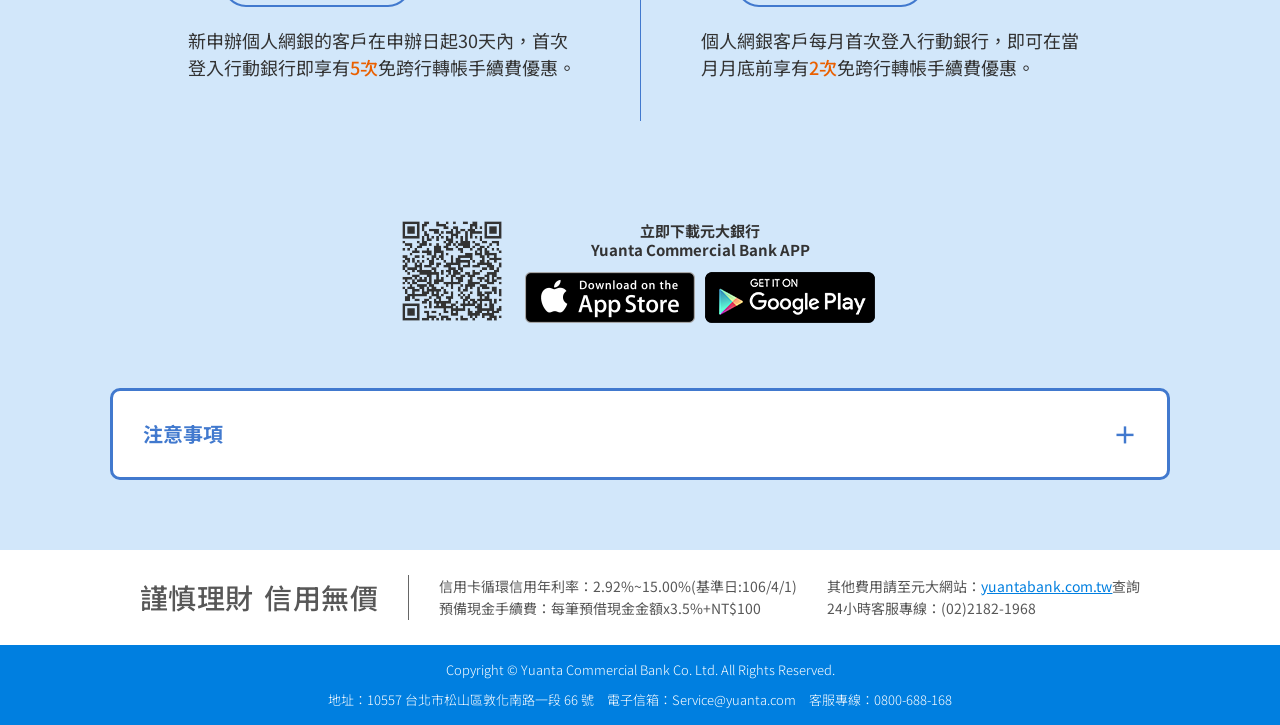
<file: summoned/index.html>
<!doctype html>
<html class="no-js" lang="zh-Hant-TW">

<head>
    <meta charset="utf-8">
    <meta http-equiv="X-UA-Compatible" content="ie=edge">
    <title>
        元大銀行｜鑽金達人召集令
    </title>
    <meta name="description" content="鑽金達人召集令、數位帳戶、數位存款帳戶、鑽金數位存款帳戶、鑽金貸、線上換匯、鑽金智慧理財、鑽金卡、行動支付、帳戶連結支付、電子支付、回饋、元大銀行、元大、無卡提款、申辦數位存款帳戶">
    <meta name="viewport" content="width=device-width, initial-scale=1">
    <meta name="format-detection" content="telephone=no">

    <meta property="og:title" content="元大銀行｜鑽金達人召集令">
    <meta property="og:site_name" content="元大銀行">
    <meta property="og:url" content="https://www.yuantabank.com.tw/bankwebIMG/event/Bank_Act2022/WelcomeQ3/index.html">
    <meta property="og:description" content="鑽金達人召集令、數位帳戶、數位存款帳戶、鑽金數位存款帳戶、鑽金貸、線上換匯、鑽金智慧理財、鑽金卡、行動支付、帳戶連結支付、電子支付、回饋、元大銀行、元大、無卡提款、申辦數位存款帳戶">
    <meta property="og:type" content="website">
    <link rel="image_src" href="https://www.yuantabank.com.tw/bankwebIMG/event/Bank_Act2022/WelcomeQ3/content/images/fb.jpg">
    <meta property="og:image" content="https://www.yuantabank.com.tw/bankwebIMG/event/Bank_Act2022/WelcomeQ3/content/images/fb.jpg">
    <meta property="og:image:width" content="1200">
    <meta property="og:image:height" content="628">

    <link rel="manifest" href="./site.json" crossorigin="use-credentials">
    <link rel="shortcut icon" href="./favicon.ico" />
    <link rel="apple-touch-icon" href="./content/images/touch/icon-192x192.png">
    <link rel="stylesheet" href="./content/css/normalize.min.css">
    <link rel="stylesheet" href="./content/vendor/aos/aos.css">
    <link rel="stylesheet" href="./content/vendor/swiper/swiper.min.css">
    <link rel="stylesheet" href="./content/css/main.min.css">
    <link rel="preconnect" href="https://fonts.gstatic.com">
    <link href="https://fonts.googleapis.com/css2?family=Noto+Sans+TC:wght@400;500;700&family=Roboto:wght@400;500;700&display=swap" rel="stylesheet">
    

    <meta name="theme-color" content="#fafafa">
    <!-- Google Tag Manager -->
    
<script>
(function (w, d, s, l, i) {
  w[l] = w[l] || [];
  w[l].push({
    'gtm.start': new Date().getTime(),
    event: 'gtm.js'
  });
  var f = d.getElementsByTagName(s)[0],
      j = d.createElement(s),
      dl = l != 'dataLayer' ? '&l=' + l : '';
  j.async = true;
  j.src = 'https://www.googletagmanager.com/gtm.js?id=' + i + dl;
  f.parentNode.insertBefore(j, f);
})(window, document, 'script', 'dataLayer', 'GTM-TDNQKZC');
</script>

    <!-- End Google Tag Manager -->

</head>

<body>
    <!-- Google Tag Manager (noscript) -->
    <noscript><iframe src="https://www.googletagmanager.com/ns.html?id=GTM-TDNQKZC" height="0" width="0" style="display:none;visibility:hidden"></iframe></noscript>
    <!-- End Google Tag Manager (noscript) -->
    <!--[if lte IE 11]> <p class="browserupgrade">You are using an <strong>outdated</strong> browser. Please <a href="https://browsehappy.com/">upgrade your browser</a> to improve your experience and security.</p> <![endif]-->
    <div class="container">
        <header class="header">
            <h1>
                <a href="https://www.yuantabank.com.tw/bank/" class="logo" id="yuantabank" target="_blank">
                    <img src="./content/images/logo/logo.svg" alt="元大銀行logo">
                </a>
            </h1>
            <div class="yuantaplusLogo"></div>
        </header>
        <main class="main">
            
<section class="banner">
    <div class="banner-item banner-title">
        <img class="desktopOnly" src="./content/images/banner/title.png" alt="">
        <img class="mobileOnly" src="./content/images/banner/title-mb.png" alt="">
    </div>
    <div class="banner-item banner-eyes">
        <img src="./content/images/banner/eyes.png" alt="">
    </div>
    <div class="banner-item banner-light">
        <img src="./content/images/banner/light.png" alt="">
    </div>
    <div class="banner-item banner-subTitle">
        <img src="./content/images/banner/sub-title.png" alt="">
    </div>
    <div class="banner-item banner-text">
        活動期間透過元大個人網路銀行、行動銀行或元大e櫃檯完成賺金任務即可抽大獎<br class="desktopOnly">
        <span class="mobileOnly">，</span><span class="highlight">總獎項金額破<b>100萬</b></span>，任務完成越多，抽獎機率越大，越有機會將獎項帶回家<span class="mobileOnly">！</span>
    </div>
    <div class="banner-item banner-man">
        <img src="./content/images/banner/man.png" alt="">
    </div>
    <div class="banner-item banner-group">
        <img class="desktopOnly" src="./content/images/banner/group.png" alt="">
        <img class="mobileOnly" src="./content/images/banner/group-mb.png" alt="">
        <div class="banner-item banner-telescope">
            <img class="desktopOnly" src="./content/images/banner/telescope.png" alt="">
            <img class="mobileOnly" src="./content/images/banner/telescope-mb.png" alt="">
        </div>
        <div class="banner-item banner-loud">
            <img class="desktopOnly" src="./content/images/banner/loud.png" alt="">
            <img class="mobileOnly" src="./content/images/banner/loud-mb.png" alt="">
        </div>
        <div class="banner-item banner-magnifier">
            <img class="desktopOnly" src="./content/images/banner/magnifier.png" alt="">
            <img class="mobileOnly" src="./content/images/banner/magnifier-mb.png" alt="">
        </div>
        <div class="banner-item banner-phone">
            <img src="./content/images/banner/phone.png" alt="">
        </div>
    </div>
    <a class="banner-scroll" href="#"></a>
</section>
<section class="content">
    <div class="sky">
        <div class="block" id="puzzle">
            <div class="block-wrap">
                <div class="block-title">
                    <span>達人賺金禮</span>
                </div>
                <div class="block-text">
                    <div class="coinBox">
                        <div class="coinBox-icon">
                            <img src="./content/images/icon/coin.png" alt="">
                        </div>
                        <div class="coinBox-text">
                            搭配賺金任務，最高可領<span>NT$1,000</span>+<span>8杯咖啡</span>，再加碼抽<span>NT$88,888</span>等超值大獎！
                        </div>
                    </div>
                </div>
                <div class="block-content">
                    <div class="puzzleGrid">
                        <div class="puzzleGrid-item">
                            <div class="puzzle" data-aos="fade-right">
                                <div class="puzzle-pic">
                                    <img src="./content/images/pic/people01.png" alt="">
                                </div>
                                <div class="puzzle-content">
                                    <div class="puzzle-title">鑽金新戶禮</div>
                                    <div class="puzzle-text">
                                        新戶成功<br>
                                        <span>申辦鑽金數位存款帳戶</span><br>
                                        且再完成<span>任一項賺金任務</span><br>
                                        享<b>NT$200回饋金</b><br>
                                        <p class="note">（限額2,000名）</p>
                                    </div>
                                </div>
                            </div>
                        </div>
                        <div class="puzzleGrid-item">
                            <div class="puzzle -right" data-aos="fade-left" data-aos-delay="500">
                                <div class="puzzle-pic">
                                    <img src="./content/images/pic/people02.png" alt="">
                                </div>
                                <div class="puzzle-content">
                                    <div class="puzzle-title">鑽金卡友禮</div>
                                    <div class="puzzle-text">
                                        鑽金卡友完成<br>
                                        <span>鑽金新戶禮任務</span><br>
                                        且設定<span>信用卡款自動扣繳</span><br>
                                        再享<b>NT$200刷卡金</b><br>
                                        <p class="note">（限額1,000名）</p>
                                    </div>
                                </div>
                            </div>
                        </div>
                        <div class="puzzleGrid-item">
                            <div class="puzzle -bottom" data-aos="fade-right">
                                <div class="puzzle-pic">
                                    <img src="./content/images/pic/people03.png" alt="">
                                </div>
                                <div class="puzzle-content">
                                    <div class="puzzle-title">減碳達人禮</div>
                                    <div class="puzzle-text">
                                        ★ 完成<span>任五項賺金任務</span><br>
                                        　 享<b>NT$500一卡通MOMEY<br>
                                            　 儲值金</b>
                                        <p class="note">（限額500名）</p><br>
                                        ★ 前300名加碼再享<br>
                                        　 <b>8杯全家中杯美式咖啡</b>
                                    </div>
                                    <a href="https://www.yuantabank.com.tw/bankwebIMG/event/Bank_Act2022/greenacc/index.html" class="puzzle-btn -gn" id="greenacc2022Q3" target="_blank">
                                        <img src="./content/images/icon/leaf.png" alt="">
                                        <span>碳吉帳戶初登場</span>
                                        <span class="go">Go</span>
                                    </a>
                                </div>
                            </div>
                        </div>
                        <div class="puzzleGrid-item">
                            <div class="puzzle -right -bottom" data-aos="fade-left" data-aos-delay="500">
                                <div class="puzzle-pic">
                                    <img src="./content/images/pic/people04.png" alt="">
                                </div>
                                <div class="puzzle-content">
                                    <div class="puzzle-title">全元集合禮</div>
                                    <div class="puzzle-text">
                                        使用「<span>元大銀行帳戶連結全盈+PAY</span>」並進行任一筆儲值或帳戶扣款消費<br>
                                        享<b>NT$100回饋金</b><br>
                                        <p class="note">（限額5,000名）</p>
                                    </div>
                                    <a href="https://www.yuantabank.com.tw/bankwebIMG/event/Bank_Act2022/pluspayacl/index.html" class="puzzle-btn" id="pluspayacl2022Q3" target="_blank">
                                        <span>更多全盈+PAY</span>
                                        <span class="go">Go</span>
                                    </a>
                                </div>
                            </div>
                        </div>
                    </div>
                </div>
            </div>
        </div>
        <div class="block -task" id="task">
            <div class="block-wrap desktopOnly">
                <div class="block-bg">
                    <div class="block-title">
                        <span>賺金任務大集合</span>
                    </div>
                    <div class="block-text">
                        完成一項賺金任務，即可獲得相對應之抽獎機會。
                    </div>
                    <div class="block-content">
                        <div class="taskGrid">
                            <div class="taskGrid-item">
                                <div class="task" data-aos="flip-left">
                                    <div class="task-title">
                                        <span class="num">1</span>
                                        <span>鑽金數位帳戶</span>
                                    </div>
                                    <div class="task-subTitle">｜5次抽獎機會｜</div>
                                    <div class="task-pic">
                                        
                                        <img src="./content/images/pic/task01.png" alt="">
                                    </div>
                                    <div class="task-text">
                                        <p> 新戶成功申辦<br>鑽金數位存款帳戶</p>
                                    </div>
                                    <a href="https://www.yuantabank.com.tw/bankwebIMG/event/Bank_Act2021/openacct/index.html" class="task-btn openacct2022Q3" target="_blank">立即申辦</a>
                                    <div class="task-note">＊新戶定義：2022年7月1日前<span class="desktopOnly"><br>　</span>未持有元大銀行臺幣帳戶者。</div>
                                </div>
                            </div><div class="taskGrid-item">
                                <div class="task" data-aos="flip-left">
                                    <div class="task-title">
                                        <span class="num">2</span>
                                        <span>LINE個人化服務</span>
                                    </div>
                                    <div class="task-subTitle">｜1次抽獎機會｜</div>
                                    <div class="task-pic">
                                        
                                        <img src="./content/images/pic/task02.png" alt="">
                                    </div>
                                    <div class="task-text">
                                        <p> 成功綁定本行<br>LINE個人化服務</p>
                                    </div>
                                    <a href="https://page.line.me/mwr3999i" class="task-btn Line2022Q3" target="_blank">立即綁定</a>
                                    
                                </div>
                            </div><div class="taskGrid-item">
                                <div class="task" data-aos="flip-left">
                                    <div class="task-title">
                                        <span class="num">3</span>
                                        <span>鑽金貸</span>
                                    </div>
                                    <div class="task-subTitle">｜1次抽獎機會｜</div>
                                    <div class="task-pic">
                                        
                                        <img src="./content/images/pic/task03.png" alt="">
                                    </div>
                                    <div class="task-text">
                                        <p> 線上申請信用貸款</p>
                                    </div>
                                    <a href="https://www.yuantabank.com.tw/bankwebIMG/event/Bank_Act2022/loanapply/index.html" class="task-btn Installment_Loan2022Q3" target="_blank">立即申請</a>
                                    
                                </div>
                            </div><div class="taskGrid-item">
                                <div class="task" data-aos="flip-left">
                                    <div class="task-title">
                                        <span class="num">4</span>
                                        <span>線上換匯</span>
                                    </div>
                                    <div class="task-subTitle">｜每筆1次抽獎機會<span>(上限10次)</span>｜</div>
                                    <div class="task-pic">
                                        
                                        <img src="./content/images/pic/task04.png" alt="">
                                    </div>
                                    <div class="task-text">
                                        <p> 每筆線上<br>換匯交易</p>
                                    </div>
                                    <a href="https://www.yuantabank.com.tw/bankwebIMG/event/Bank_Act2022/forex/index.html" class="task-btn forex2022Q3" target="_blank">立即換匯</a>
                                    
                                </div>
                            </div><div class="taskGrid-item">
                                <div class="task" data-aos="flip-left">
                                    <div class="task-title">
                                        <span class="num">5</span>
                                        <span>鑽金智慧理財</span>
                                    </div>
                                    <div class="task-subTitle">｜5次抽獎機會｜</div>
                                    <div class="task-pic">
                                        
                                        <img src="./content/images/pic/task05.png" alt="">
                                    </div>
                                    <div class="task-text">
                                        <p> 線上基金/ETF新申購<br>(含單筆及定期(不)定額)</p>
                                    </div>
                                    <a href="https://www.yuantabank.com.tw/bankwebIMG/event/Bank_Act2022/smartinvest/index.html" class="task-btn smartinvest2022Q3" target="_blank">立即申購</a>
                                    
                                </div>
                            </div><div class="taskGrid-item">
                                <div class="task" data-aos="flip-left">
                                    <div class="task-title">
                                        <span class="num">6</span>
                                        <span>鑽金卡利害</span>
                                    </div>
                                    <div class="task-subTitle">｜每筆1次抽獎機會<span>(上限10次)</span>｜</div>
                                    <div class="task-pic">
                                        
                                        <img src="./content/images/pic/task06.png" alt="">
                                    </div>
                                    <div class="task-text">
                                        <p> 線上申辦信用卡/<br>設定信用卡款自動扣繳/<br>線上刷卡消費分期</p>
                                    </div>
                                    <a href="https://www.yuantabank.com.tw/bankwebIMG/event/Bank_Act2021/Card20210831/index.html" class="task-btn ecntr2022Q3" target="_blank">立即申辦</a>
                                    
                                </div>
                            </div><div class="taskGrid-item">
                                <div class="task" data-aos="flip-left">
                                    <div class="task-title">
                                        <span class="num">7</span>
                                        <span>鑽金行動支付</span>
                                    </div>
                                    <div class="task-subTitle">｜5次抽獎機會｜</div>
                                    <div class="task-pic">
                                        
                                        <img src="./content/images/pic/task07.png" alt="">
                                    </div>
                                    <div class="task-text">
                                        <p> 完成連結<br>全盈+PAY/台灣Pay/<br>icash Pay/一卡通MONEY</p>
                                    </div>
                                    <a href="https://www.yuantabank.com.tw/bankwebIMG/event/Bank_Act2020/ACCLink/" class="task-btn ACCLink2022Q3" target="_blank">立即綁定</a>
                                    
                                </div>
                            </div><div class="taskGrid-item">
                                <div class="task" data-aos="flip-left">
                                    <div class="task-title">
                                        <span class="num">8</span>
                                        <span>提轉好簡單</span>
                                    </div>
                                    <div class="task-subTitle">｜每筆1次抽獎機會<span>(上限10次)</span>｜</div>
                                    <div class="task-pic">
                                        
                                        <img src="./content/images/pic/task08.png" alt="">
                                    </div>
                                    <div class="task-text">
                                        <p> 每筆無卡提款交易/<br>跨行轉帳交易/<br>手機門號轉帳交易</p>
                                    </div>
                                    <a href="https://www.yuantabank.com.tw/bankwebIMG/event/Bank_Act2018/Cardless/index.html" class="task-btn Cardless2022Q3" target="_blank">立即交易</a>
                                    
                                </div>
                            </div>
                        </div>
                    </div>
                </div>
            </div>
            <div class="block-wrap mobileOnly">
                <div class="block-bg">
                    <div class="block-title">
                        <span>賺金任務大集合</span>
                    </div>
                    <div class="block-text">
                        完成一項賺金任務，即可獲得相對應之抽獎機會。
                    </div>
                    <div class="block-content">
                        <div class="taskGrid swiper">
                            <div class="swiper-wrapper">
                                <div class="taskGrid-item swiper-slide">
                                    <div class="task" data-aos="flip-left">
                                        <div class="task-title">
                                            <span class="num">1</span>
                                            <span>鑽金數位帳戶</span>
                                        </div>
                                        <div class="task-subTitle">｜5次抽獎機會｜</div>
                                        <div class="task-pic">
                                            
                                            <img src="./content/images/pic/task01.png" alt="">
                                        </div>
                                        <div class="task-text">
                                            <p> 新戶成功申辦<br>鑽金數位存款帳戶</p>
                                        </div>
                                        <a href="https://www.yuantabank.com.tw/bankwebIMG/event/Bank_Act2021/openacct/index.html" class="task-btn openacct2022Q3" target="_blank">立即申辦</a>
                                        <div class="task-note">＊新戶定義：2022年7月1日前<span class="desktopOnly"><br>　</span>未持有元大銀行臺幣帳戶者。</div>
                                    </div>
                                </div><div class="taskGrid-item swiper-slide">
                                    <div class="task" data-aos="flip-left">
                                        <div class="task-title">
                                            <span class="num">2</span>
                                            <span>LINE個人化服務</span>
                                        </div>
                                        <div class="task-subTitle">｜1次抽獎機會｜</div>
                                        <div class="task-pic">
                                            
                                            <img src="./content/images/pic/task02.png" alt="">
                                        </div>
                                        <div class="task-text">
                                            <p> 成功綁定本行<br>LINE個人化服務</p>
                                        </div>
                                        <a href="https://page.line.me/mwr3999i" class="task-btn Line2022Q3" target="_blank">立即綁定</a>
                                        
                                    </div>
                                </div><div class="taskGrid-item swiper-slide">
                                    <div class="task" data-aos="flip-left">
                                        <div class="task-title">
                                            <span class="num">3</span>
                                            <span>鑽金貸</span>
                                        </div>
                                        <div class="task-subTitle">｜1次抽獎機會｜</div>
                                        <div class="task-pic">
                                            
                                            <img src="./content/images/pic/task03.png" alt="">
                                        </div>
                                        <div class="task-text">
                                            <p> 線上申請信用貸款</p>
                                        </div>
                                        <a href="https://www.yuantabank.com.tw/bankwebIMG/event/Bank_Act2022/loanapply/index.html" class="task-btn Installment_Loan2022Q3" target="_blank">立即申請</a>
                                        
                                    </div>
                                </div><div class="taskGrid-item swiper-slide">
                                    <div class="task" data-aos="flip-left">
                                        <div class="task-title">
                                            <span class="num">4</span>
                                            <span>線上換匯</span>
                                        </div>
                                        <div class="task-subTitle">｜每筆1次抽獎機會<span>(上限10次)</span>｜</div>
                                        <div class="task-pic">
                                            
                                            <img src="./content/images/pic/task04.png" alt="">
                                        </div>
                                        <div class="task-text">
                                            <p> 每筆線上<br>換匯交易</p>
                                        </div>
                                        <a href="https://www.yuantabank.com.tw/bankwebIMG/event/Bank_Act2022/forex/index.html" class="task-btn forex2022Q3" target="_blank">立即換匯</a>
                                        
                                    </div>
                                </div><div class="taskGrid-item swiper-slide">
                                    <div class="task" data-aos="flip-left">
                                        <div class="task-title">
                                            <span class="num">5</span>
                                            <span>鑽金智慧理財</span>
                                        </div>
                                        <div class="task-subTitle">｜5次抽獎機會｜</div>
                                        <div class="task-pic">
                                            
                                            <img src="./content/images/pic/task05.png" alt="">
                                        </div>
                                        <div class="task-text">
                                            <p> 線上基金/ETF新申購<br>(含單筆及定期(不)定額)</p>
                                        </div>
                                        <a href="https://www.yuantabank.com.tw/bankwebIMG/event/Bank_Act2022/smartinvest/index.html" class="task-btn smartinvest2022Q3" target="_blank">立即申購</a>
                                        
                                    </div>
                                </div><div class="taskGrid-item swiper-slide">
                                    <div class="task" data-aos="flip-left">
                                        <div class="task-title">
                                            <span class="num">6</span>
                                            <span>鑽金卡利害</span>
                                        </div>
                                        <div class="task-subTitle">｜每筆1次抽獎機會<span>(上限10次)</span>｜</div>
                                        <div class="task-pic">
                                            
                                            <img src="./content/images/pic/task06.png" alt="">
                                        </div>
                                        <div class="task-text">
                                            <p> 線上申辦信用卡/<br>設定信用卡款自動扣繳/<br>線上刷卡消費分期</p>
                                        </div>
                                        <a href="https://www.yuantabank.com.tw/bankwebIMG/event/Bank_Act2021/Card20210831/index.html" class="task-btn ecntr2022Q3" target="_blank">立即申辦</a>
                                        
                                    </div>
                                </div><div class="taskGrid-item swiper-slide">
                                    <div class="task" data-aos="flip-left">
                                        <div class="task-title">
                                            <span class="num">7</span>
                                            <span>鑽金行動支付</span>
                                        </div>
                                        <div class="task-subTitle">｜5次抽獎機會｜</div>
                                        <div class="task-pic">
                                            
                                            <img src="./content/images/pic/task07.png" alt="">
                                        </div>
                                        <div class="task-text">
                                            <p> 完成連結<br>全盈+PAY/台灣Pay/<br>icash Pay/一卡通MONEY</p>
                                        </div>
                                        <a href="https://www.yuantabank.com.tw/bankwebIMG/event/Bank_Act2020/ACCLink/" class="task-btn ACCLink2022Q3" target="_blank">立即綁定</a>
                                        
                                    </div>
                                </div><div class="taskGrid-item swiper-slide">
                                    <div class="task" data-aos="flip-left">
                                        <div class="task-title">
                                            <span class="num">8</span>
                                            <span>提轉好簡單</span>
                                        </div>
                                        <div class="task-subTitle">｜每筆1次抽獎機會<span>(上限10次)</span>｜</div>
                                        <div class="task-pic">
                                            
                                            <img src="./content/images/pic/task08.png" alt="">
                                        </div>
                                        <div class="task-text">
                                            <p> 每筆無卡提款交易/<br>跨行轉帳交易/<br>手機門號轉帳交易</p>
                                        </div>
                                        <a href="https://www.yuantabank.com.tw/bankwebIMG/event/Bank_Act2018/Cardless/index.html" class="task-btn Cardless2022Q3" target="_blank">立即交易</a>
                                        
                                    </div>
                                </div>
                            </div>
                            <div class="swiper-pagination"></div>
                            <div class="swiper-button-prev"></div>
                            <div class="swiper-button-next"></div>
                        </div>
                    </div>
                </div>
            </div>
        </div>
        <div class="block -lottery">
            <div class="block-wrap">
                <div class="block-title">
                    <span>達人抽大獎</span>
                </div>
                <div class="block-content">
                    <div class="lotteryGrid">
                        <div class="lotteryGrid-item">
                            <div class="lottery" data-aos="flip-left">
                                <div class="lottery-pic">
                                    <img src="./content/images/pic/lottery01.png" alt="">
                                </div>
                                <div class="lottery-title">｜頭獎｜</div>
                                <div class="lottery-text">NT$88,888刷卡金</div>
                            </div>
                        </div>
                        <div class="lotteryGrid-wrap mobileOnly"></div>
                        <div class="lotteryGrid-item">
                            <div class="lottery" data-aos="flip-left">
                                <div class="lottery-pic">
                                    <img src="./content/images/pic/lottery02.png" alt="">
                                </div>
                                <div class="lottery-title">｜二獎｜</div>
                                <div class="lottery-text">NT$8,888刷卡金</div>
                            </div>
                        </div>
                        <div class="lotteryGrid-wrap desktopOnly"></div>
                        <div class="lotteryGrid-item">
                            <div class="lottery" data-aos="flip-left">
                                <div class="lottery-pic">
                                    <img src="./content/images/pic/lottery03.png" alt="">
                                </div>
                                <div class="lottery-title">｜特別獎｜</div>
                                <div class="lottery-text">Apple Watch S7</div>
                            </div>
                        </div>
                        <div class="lotteryGrid-item">
                            <div class="lottery" data-aos="flip-left">
                                <div class="lottery-pic">
                                    <img src="./content/images/pic/lottery04.png" alt="">
                                </div>
                                <div class="lottery-title">｜特別獎｜</div>
                                <div class="lottery-text">Balmuda蒸氣烤麵包機</div>
                            </div>
                        </div>
                        <div class="lotteryGrid-item">
                            <div class="lottery" data-aos="flip-left">
                                <div class="lottery-pic">
                                    <img src="./content/images/pic/lottery05.png" alt="">
                                </div>
                                <div class="lottery-title">｜特別獎｜</div>
                                <div class="lottery-text">AirPods 3</div>
                            </div>
                        </div>
                    </div>
                </div>
            </div>
        </div>
    </div>
    <div class="cloud" id="gift">
        <div class="wrap">
            <div class="giftGrid">
                <div class="giftGrid-title">
                    個人網銀新戶<br class="mobileOnly">最高送<span>7</span>次免跨行轉帳手續費
                </div>
                <div class="giftGrid-content">
                    <div class="giftGrid-item">
                        <div class="gift" data-aos="fade-right">
                            <div class="gift-pic">
                                <img src="./content/images/pic/gift-new.png" alt="">
                            </div>
                            <div class="gift-title">
                                <span class="type">新戶見面禮</span>
                                <span>5次優惠</span>
                            </div>
                            <div class="gift-text">
                                新申辦個人網銀的客戶在申辦日起30天內，首次登入行動銀行即享有<b>5次</b>免跨行轉帳手續費優惠。
                            </div>
                        </div>
                    </div>
                    <div class="giftGrid-item">
                        <div class="gift" data-aos="fade-left">
                            <div class="gift-pic">
                                <img src="./content/images/pic/gift-login.png" alt="">
                            </div>
                            <div class="gift-title">
                                <span class="type">每月登入禮</span>
                                <span>2次優惠</span>
                            </div>
                            <div class="gift-text">
                                個人網銀客戶每月首次登入行動銀行，即可在當月月底前享有<b>2次</b>免跨行轉帳手續費優惠。
                            </div>
                        </div>
                    </div>
                </div>
            </div>
            <div class="appDownload">
                <div class="appDownload-QRcode">
                    <img src="./content/images/app/QRcode.png" alt="QRcode">
                </div>
                <div class="appDownload-link">
                    <h5>
                        立即下載元大銀行<br>
                        Yuanta Commercial Bank APP
                    </h5>
                    <a id="applestore" target="_blank" href="https://itunes.apple.com/tw/app/yuan-da-yin-xing-yuanta-commercial/id1173515038?mt=8">
                        <img src="./content/images/app/appstore.png" alt="App Store">
                    </a>
                    <a id="googleplay" target="_blank" href="https://play.google.com/store/apps/details?id=com.yuantabank.newmobilebank.android&hl=zh_TW">
                        <img src="./content/images/app/googleplay.png" alt="Google Play">
                    </a>
                </div>
            </div>
            <div class="notice" data-collapse>
                <a href="#" class="notice-action" data-collapse-action>
                    注意事項
                </a>
                <div class="notice-content" data-collapse-content>
                    <ol class="chinese">
                        <li data-num="一">達人抽大獎抽獎方式及領獎事宜：
                            <ol>
                                <li>元大銀行將於2022年10月31日前，以公開方式經由電腦系統隨機抽出「NT$ 88,888刷卡金」(1名)、「NT $8,888刷卡金」(10名)、Apple Watch S7（3名）、Balmuda蒸氣烤麵包機（3名）及Airpods3（3名）獎項得獎人。</li>
                                <li>倘若經元大銀行驗證得獎人尚未持有元大銀行信用卡或是信用卡正卡停卡/失效，將取消得獎人獲得刷卡金之權利。</li>
                                <li>元大銀行謹恪守相關法令規定蒐集、處理、利用得獎人個人資料，惟得獎人需同意且授權元大銀行於官方網站、《元大銀行鑽金生活Fans》臉書粉絲專頁等處，公布經隱碼處理後之得獎人部分「姓名及身分證統一編號」，得獎通知將以電話聯繫或郵件寄發至得獎人留存於元大銀行之通訊地址。</li>
                                <li>得獎人若未留存聯絡電話、通訊地址、或留存資料不完整或不正確以致無法收到得獎通知，或因其他可歸責於得獎人之事由致元大銀行無法聯絡領獎事宜者，即視為自動放棄本次活動得獎資格。</li>
                                <li>如獎品因不可抗力無法正常提供時，元大銀行保留更換等值商品之權利。</li>
                                <li>本活動獎品之顏色、規格及樣式等，均以採購之實品為主，得獎人不得有異議，且元大銀行對商品不負任何瑕疵擔保責任。</li>
                                <li>元大銀行將於活動結束後以電腦系統進行活動資格確認，每人僅限一次獲贈機會。</li>
                                <li>本贈品僅限寄享至臺澎金馬地區。</li>
                                <li>得獎人不符合領獎條件或違反本活動規定事項者，元大銀行保有取消得獎資格的權利。</li>
                            </ol>
                        </li>
                    </ol>
                    「鑽金達人召集令」活動內容（以下簡稱本活動）：
                    <ol class="chinese">
                        <li data-num="一">活動期間自2022年7月1日起至2022年9月30日止。</li>
                        <li data-num="二">參加者於參加元大銀行舉辦之「鑽金達人召集令」活動時，即視同已詳閱並同意接受本活動辦法及相關注意事項規定。</li>
                        <li data-num="三">【達人賺金禮】活動規則－
                            <ol>
                                <li>活動期間透過元大個人網路銀行、行動銀行或元大e櫃檯完成以下任務即可獲得相對應獎項。活動內容如下：活動內容：
                                    <ol class="decimal">
                                        <li>鑽金新戶禮：新戶成功申辦數存帳戶且再完成任一項賺金任務享NT$200回饋金(限額2,000名)</li>
                                        <li>鑽金卡友禮：活動期間，鑽金卡友完成鑽金新戶禮任務，且設定信用卡款自動扣繳再享NT$200刷卡金(限額1,000名)</li>
                                        <li>減碳達人禮：完成任五項賺金任務享NT$500一卡通MONEY儲值金。(限額500名)，每名再加碼享8杯全家中杯美式咖啡。（限額300名）</li>
                                        <li>隱藏版好禮：使用「元大銀行帳戶連結全盈+PAY」並進行任一筆儲值或帳戶扣款消費享NT$100回饋金(限額5,000名)</li>
                                    </ol>
                                </li>
                                <li>倘若經元大銀行驗證得獎人尚未持有元大銀行信用卡或是信用卡正卡停卡/失效，將取消得獎人獲得刷卡金之權利。</li>
                                <li>鑽金卡友定義為申辦元大各系列鑽金卡，詳細信用卡名稱如下：鑽金智富icash聯名卡、鑽金智富iPASS聯名卡、鑽金智富卡、Hello Kelly鑽金聯名卡、鑽金icash聯名卡、鑽金卡、鑽金一卡通聯名卡、鑽金一卡通聯名卡Mastercard及Mastercard鑽金智富卡。</li>
                                <li>鑽金信用卡友僅限活動截止前已完成進件者，並以持卡ID計算抽獎機會。</li>
                                <li>元大銀行將於活動結束後以電腦系統進行活動資格確認，每項贈品每人僅限一次獲贈機會。</li>
                                <li>本活動回饋金將於次月底前撥付至用戶於元大銀行開立之「數位存款帳戶」，惟倘回饋金撥付當日該帳號發生如結清、繼承、凍結、取消綁定或其他無法入款項之情形，即不符合本活動回饋資格，視同放棄回饋資格，恕不補發。</li>
                                <li>【減碳達人禮】一卡通MONEY儲值金回饋注意事項：
                                    <ol class="decimal">
                                        <li>本優惠為回饋一卡通MONEY儲值金，需完成註冊一卡通MONEY帳戶方可領取。註冊一卡通MONEY帳戶必須在Android 7.0以上及iOS 14.0以上的智慧型手機操作，並請將LINE應用程式及手機內建瀏覽器更新至最新版本。如有一卡通MONEY帳戶註冊等問題，請洽一卡通MONEY客服中心詢問：客服專線(02)6631-5190或至一卡通官網聯絡我們(網址：https://www.i-pass.com.tw/Contact/Index/49ce2b20-1785-4ea3-a716-ee0db9c2eb84)反映。</li>
                                        <li>符合條件之用戶回饋儲值金將於活動結束後，次月底前發放至一卡通MONEY帳戶。</li>
                                        <li>一卡通MONEY儲值金回饋紀錄請透過手機版LINE應用程式，依序點選「錢包」＞「LINE Pay」＞一卡通MONEY＞「帳戶紀錄」內查看。</li>
                                        <li>本活動為回饋一卡通MONEY儲值金，依中華民國稅法規定，領獎人為中華民國境內居住之個人，年度累積贈品價值超過新臺幣1,000元，將併入個人綜合所得稅申報。倘領獎人非中華民國境內居住之個人，不論得獎獎項價值，均需先繳納20%之稅金，始可領獎。領獎人若未能依法繳納稅額，即視為喪失得獎資格。前述相關稅捐法規於本活動期間如有變動，依修正後規定辦理。領獎人參加本活動而需支付任何稅捐皆為領獎人之義務，概與元大銀行無關。</li>
                                        <li>請維持一卡通MONEY為正常使用狀態，如解約、暫停使用、關閉帳戶或其他異常狀態等，將喪失回饋資格。</li>
                                        <li>一卡通MONEY連結元大銀行存款帳戶方式請至元大銀行|帳戶連結支付Account Link (yuantabank.com.tw)設定。</li>
                                    </ol>
                                </li>
                            </ol>
                        </li>
                        <li data-num="四">【賺金任務大集合】活動規則－
                            <ol>
                                <li>活動期間透過元大個人網路銀行、行動銀行或元大e櫃檯完成賺金任務後將獲得相對應之抽獎機會，最高享47次抽獎機會。活動內容如下：
                                    <ol class="decimal">
                                        <li>鑽金數位帳戶：新戶成功申辦鑽金數位存款帳戶。（5次）<br>新戶定義：2022年7月1日前未持有元大銀行臺幣帳戶者。</li>
                                        <li>LINE個人化服務：成功綁定元大銀行LINE個人化服務。(1次)</li>
                                        <li>鑽金貸：線上申請信用貸款。(1次)</li>
                                        <li>線上換匯：每筆線上換匯交易。(每筆1次；上限10次)</li>
                                        <li>鑽金智慧理財：線上基金/ETF新申購(含單筆及定期(不)定額)。(5次)</li>
                                        <li>鑽金卡利害：線上申辦信用卡/設定信用卡款自動扣繳/線上刷卡消費分期。(每筆1次；上限10次)</li>
                                        <li>鑽金行動支付：完成綁定全盈+PAY/台灣Pay/icash Pay/一卡通MONEY。(5次)</li>
                                        <li>提轉好簡單：每筆無卡提款交易/跨行轉帳交易/手機門號轉帳交易。(每筆1次；上限10次)</li>
                                    </ol>
                                    以上指定任務若由臨櫃、專人下單、電話語音等其他非指定數位通路者，則不計入抽獎機會。
                                </li>
                                <li>除(4).線上換匯、(6).鑽金卡利害及(8).提轉好簡單可累積抽獎機會至上限10次外，其餘賺金任務為固定之抽獎機會。例如：完成綁定全盈+PAY及台灣Pay兩項支付，獲得之抽獎機會為5次。</li>
                                <li>線上申辦類僅限線上身分驗證且申辦成功者：首次線上申辦鑽金數位存款帳戶、線上申請信用貸款、線上申辦信用卡、設定信用卡款自動扣繳、線上刷卡消費分期。</li>
                                <li>線上申請信用貸款、線上申辦信用卡僅限活動截止前已完成進件者。</li>
                                <li>LINE個人化綁定：活動期間客戶首次於元大銀行LINE官方帳號完成個人化服務綁定，非於活動期間綁定者、非首次綁定者(以綁定者的身分證統一編號認定，同一身分證統一編號解除綁定後再重新綁定，或更換LINE帳號再綁定等情形，均非首次綁定)均不符合資格。</li>
                                <li>鑽金行動支付：綁定流程請參考元大銀行|帳戶連結支付Account Link (yuantabank.com.tw)。</li>
                                <li>不得重複參加元大銀行同時期其他業種之行銷活動。</li>
                            </ol>
                        </li>
                        <li data-num="五">全家超商中杯美式咖啡免費兌換優惠注意事項：
                            <ol>
                                <li>全家超商中杯美式咖啡免費兌換序號：元大銀行將於活動結束後以電腦系統進行活動資格確認，每人僅限一次獲贈機會。元大銀行將統一於2022年10月31日前，以手機簡訊陸續發送全家超商中杯美式咖啡免費兌換序號至獲贈者留存於元大銀行系統資料之手機號碼。</li>
                                <li>全家超商中杯美式咖啡8杯免費兌換優惠，元大銀行將於活動結束後由電腦系統確認獲贈資格。元大銀行謹恪守個人資料保護相關法令蒐集、處理、利用獲贈者個人資料，贈品序號將發送簡訊至獲贈者留存於元大銀行系統資料之手機號碼。</li>
                                <li>獲贈者若未留存聯絡電話、通訊地址、或留存資料不完整或不正確以致無法收到贈品，或因其他可歸責於獲贈者之事由致元大銀行無法聯絡贈品領取事宜者，即視為自動放棄獲贈資格。</li>
                                <li>如贈品因不可抗力無法正常提供時，元大銀行保留更換等值商品之權利。</li>
                                <li>獲贈者不得要求將贈品讓與他人，也不得要求更換或折換現金。獲贈者逾期未完成贈品領取手續視同放棄獲贈資格。</li>
                                <li>獲贈者不符合或違反本活動規定事項者，元大銀行保有取消獲贈資格的權利。</li>
                                <li>本優惠之商品電子兌換憑證，請勿擅自偽造、變造以免受罰。</li>
                                <li>本優惠不得與全家便利商店其他優惠併用。</li>
                                <li>本優惠之商品電子兌換憑證係由全家便利商店提供服務，元大銀行與全家便利商店之間並無合夥、經銷、代理或保證關係，如有任何與全家便利商店相關之商品問題，請自行洽全家便利商店客服專線(0800-221-363)。</li>
                                <li>元大銀行與全家便利商店保留最終核准與否、變更、修改或終止本優惠之權利。</li>
                            </ol>
                        </li>
                        <li data-num="六">「享最高7次免跨行轉帳手續費優惠」活動規則
                            <ol>
                                <li>活動內容
                                    <ol class="decimal">
                                        <li>新戶見面禮：5次免跨行轉帳手續費優惠；使用期限為自客戶申辦元大銀行之個人網路銀行30天內有效(需登入)，不得延長。</li>
                                        <li>每月登入禮：2次免跨行轉帳手續費優惠；使用期限為自當月首次登入後至當月月底止，若客戶未將優惠於當月月底前使用完畢，則視同放棄該優惠，不得累計至次月。</li>
                                    </ol>
                                </li>
                                <li>每月登入禮與新戶見面禮得累計，若客戶同時符合新戶見面禮與每月登入禮優惠資格，當月最高可享7次免跨行轉帳手續費優惠。</li>
                                <li>活動期間內如有以終止個人網路銀行服務再重新申請新戶方式參加者，則不符合新戶見面禮優惠資格。</li>
                                <li>信用卡快速登入之客戶，不適用每月登入禮優惠資格。</li>
                                <li>免跨行轉帳手續費優惠不限通路使用。</li>
                                <li>新申辦個人網路銀行之客戶，可在個人網路銀行或行動銀行完成變更密碼之啟用程序。</li>
                            </ol>
                        </li>
                        <li data-num="七">本網站的立場及聲明
                            <ol>
                                <li>本活動係元大銀行舉辦。參加者於參加本活動時，即同意接受本活動內容、個人網路銀行、行動銀行及元大e櫃檯各項使用規範及規定；如有以不當程式或方法干擾，元大銀行將取消參加及獲贈資格，元大銀行並得向參加者請求損害賠償。</li>
                                <li>參加者承諾提出之資料均為真實、正確且未冒用或盜用任何第三人之資料；若有冒用或盜用他人資料，或個人資料有不實、不齊全或不正確之情事，元大銀行將取消參加或(及)獲贈資格。如因此造成第三人向元大銀行主張任何權利，應由參加者負全部責任。</li>
                                <li>任何因行動裝置、電腦、網路、電話、技術或不可歸責於元大銀行之事由，而使參加者所登錄之資料有遲延、遺失、錯誤、無法辨識或毀損等情況，參加者不得因此異議或請求賠償。</li>
                            </ol>
                        </li>
                        <li data-num="八">所得申報
                            依中華民國稅法規定，得獎人為中華民國境內居住之個人，年度累積贈品價值超過新臺幣1,000元，將併入個人綜合所得稅申報，得獎人非中華民國境內居住之個人，不論贈品價值，均需先繳納20%之稅金，始可領取，若未能依法繳納稅額，即視為喪失領取資格。前述稅捐法規如有變動，依修正後規定辦理。得獎人參加本活動而需支付任何稅捐皆為得獎人之義務，概與元大銀行無關。
                        </li>
                        <li data-num="九">法律管轄權
                            <ol>
                                <li>參加者同意與本次活動有關之任何行為，應依據中華民國法律解釋或辦理，即使使用元大銀行個人網路銀行或行動銀行APP之當時所在地非中華民國境內，仍以中華民國法律規範之。</li>
                                <li>雙方同意如因本活動發生相關訴訟，除法律另有規定外，合意以臺灣臺北地方法院為第一審管轄法院。</li>
                            </ol>
                        </li>
                        <li data-num="十">免責聲明
                            <ol>
                                <li>元大銀行保有審核參加者資格之權利，及取消、終止、修改或暫停本活動辦法及更動贈品的權利。</li>
                                <li>如有其他未盡事宜，悉依元大銀行官方網站公告之相關規定或決定辦理。如有疑問，請洽元大銀行客服中心 (02)2182-1968 或 0800-688-168。</li>
                            </ol>
                        </li>
                    </ol>
                </div>
            </div>
        </div>
    </div>
</section>

        </main>
        <div class="wrapper">
            <div class="creditSlogan">
                <div><span>謹慎理財</span><span>信用無價</span></div>
                <div>
                    <p><span>信用卡循環信用年利率</span>2.92%~15.00%(基準日:106/4/1)</p>
                    <p><span>預備現金手續費</span>每筆預借現金金額x3.5%+NT$100</p>
                </div>
                <div>
                    <p><span>其他費用請至元大網站</span><a href="yuantabank.com.tw">yuantabank.com.tw</a>查詢</p>
                    <p><span>24小時客服專線</span>(02)2182-1968</p>
                </div>
            </div>
        </div>
        <footer class="footer">
            Copyright © Yuanta Commercial Bank Co. Ltd. All Rights Reserved.<br>
            <div class="footer-wrap">
                <span>地址：10557 台北市松山區敦化南路一段 66 號</span>
                <span>電子信箱：Service@yuanta.com</span>
                <span>客服專線：0800-688-168</span>
            </div>
        </footer>
    </div>
    <ul class="mediaIcons">
        <li>
            <a href="https://www.facebook.com/yuantabank" class="facebook" id="facebook" target="_blank"></a>
        </li>
        <li>
            <a href="https://line.me/R/ti/p/%40mwr3999i" class="line" id="line" target="_blank"></a>
        </li>
        <li>
            <a href="https://www.instagram.com/yuantabank/" class="instagram" id="instagram" target="_blank"></a>
        </li>
        <li>
            <a href="https://www.youtube.com/channel/UCs72_Ba4-zxCCaeF7zsoAoA" class="youtube" id="youtube" target="_blank"></a>
        </li>
        <li>
            <a href="https://t.me/yuantabanktw" class="telegram" id="Telegram" target="_blank"></a>
        </li>
    </ul>
    <a href="#" class="gotop" id="gotop">
        <img src="./content/images/icon/goTop.svg" alt="">
    </a>
    
    <script src="./content/vendor/modernizr-3.11.0.min.js"></script>
    <script src="./content/vendor/jquery-3.6.0.min.js"></script>
    <script src="./content/vendor/aos/aos.js"></script>
    <script src="./content/vendor/swiper/swiper.min.js"></script>
    <script src="./content/js/plugins.min.js"></script>
    <script src="./content/js/main.min.js"></script>
    

    <script type="text/javascript" async="" src="https://www.googleadservices.com/pagead/conversion_async.js"></script>
    <script type="text/javascript" async="" src="https://www.google-analytics.com/analytics.js"></script>
    <script type="text/javascript" async="" src="https://www.googletagmanager.com/gtag/js?id=AW-773232362&l=dataLayer&cx=c"></script>
    <script async="" src="https://www.googletagmanager.com/gtm.js?id=GTM-TDNQKZC"></script>
    <!-- Global site tag (gtag.js) - Google Analytics -->
    <script async src="https://www.googletagmanager.com/gtag/js?id=UA-55531155-2"></script>
    
<script>
window.dataLayer = window.dataLayer || [];

function gtag() {
  dataLayer.push(arguments);
}

gtag('js', new Date());
gtag('config', 'UA-55531155-2');
</script>


    <!-- Global site tag (gtag.js) - Google Ads: 773232362 -->
    <script async src="https://www.googletagmanager.com/gtag/js?id=AW-773232362"></script>
    
<script>
window.dataLayer = window.dataLayer || [];

function gtag() {
  dataLayer.push(arguments);
}

gtag('js', new Date());
gtag('config', 'AW-773232362');
</script>

    <script src="./content/js/tracking.min.js"></script>
</body>

</html>
</file>
<file: business/asset/css/main.min.css>
body,html{font-family:Arial,"Microsoft JhengHei",sans-serif,Helvetica;font-size:16px;line-height:1.5;color:#333}a,button{outline:0}::-moz-selection{background:#b3d4fc;text-shadow:none}::selection{background:#b3d4fc;text-shadow:none}hr{display:block;height:1px;border:0;border-top:1px solid #ccc;margin:1em 0;padding:0}audio,canvas,iframe,img,svg,video{vertical-align:middle}fieldset{border:0;margin:0;padding:0}textarea{resize:vertical}.browserupgrade{position:absolute;top:0;display:block;width:100%;margin:.2em 0;background:#ccc;padding:.2em 0}body,html{height:100%}@media only screen and (max-width:767px){body.is-menuOpen,html.is-menuOpen{overflow:hidden}}.container{min-height:100%;overflow:hidden}.header{position:fixed;top:0;left:0;box-sizing:border-box;display:flex;align-items:center;width:100%;padding:20px;background-image:url(../images/background/header.png);background-repeat:no-repeat;background-position:center right;background-color:#fff;z-index:100}.header .yuantaplusLogo{width:130px;height:39px;background-image:url(../images/logo/yuantaplus.svg);background-repeat:no-repeat}@media only screen and (max-width:1023px){.header{padding:16px}.header .yuantaplusLogo{width:120px;height:36px}}@media only screen and (max-width:767px){.header{justify-content:space-between}.header .yuantaplusLogo{display:none}}.logo{display:inline-block;width:308px}.logo img{width:100%}@media only screen and (max-width:1023px){.logo{width:280px}}@media only screen and (max-width:767px){.logo{width:203px}}.menu{flex:1;margin:0 55px}.menu-burger{display:none}@media only screen and (max-width:1023px){.menu{margin:0 35px}}@media only screen and (max-width:767px){.menu{flex:0 0 auto;margin:0 10px}.menu-burger{display:block}.menu-nav{position:fixed;top:59.5px;left:100%;width:100%;height:calc(100% - 59.5px);transition:.3s}.is-menuOpen .menu-nav{left:0}}.burger{padding:8px 0;cursor:pointer}.burger-line{width:28px;height:4px;background-color:#005bac;transition:.3s}.burger-line:first-child{transform:translateY(-5px)}.burger-line:last-child{transform:translateY(5px)}.is-menuOpen .burger-line:first-child{transform:translateY(4px) rotate(45deg)}.is-menuOpen .burger-line:nth-child(2){opacity:0}.is-menuOpen .burger-line:last-child{transform:translateY(-4px) rotate(-45deg)}.nav{display:flex;justify-content:flex-end}.nav a{font-size:20px;font-weight:700;color:#333;text-decoration:none}.nav a+a{margin-left:55px}@media only screen and (min-width:1024px){.nav a:hover{color:#005bac}}@media only screen and (max-width:1023px){.nav a{font-size:16px}.nav a+a{margin-left:35px}}@media only screen and (max-width:767px){.nav{box-sizing:border-box;display:block;height:100%;padding:50px;background-color:#effaff}.nav a{display:block;padding:14px;font-size:18px;text-align:center}.nav a+a{margin-left:0;border-top:1px solid #333}}.main{margin-top:80px}@media only screen and (max-width:1023px){.main{margin-top:59.5px}}.footer{box-sizing:border-box;padding:10px 12px;font-size:13px;font-weight:300;line-height:2.3;text-align:center;color:#fff;background-color:#007fe0}.footer-wrap span+span{margin-left:10px}@media only screen and (max-width:767px){.footer{padding:10px 20px;font-size:12px;line-height:1.6;text-align:left}.footer-wrap{margin-top:10px}.footer-wrap span{display:block}.footer-wrap span+span{margin-left:0}}.gotop{position:fixed;bottom:36px;right:36px;width:63px;height:63px;display:none;border-radius:50%;z-index:50}@media only screen and (max-width:767px){.gotop{width:45px;height:45px;bottom:20px;right:20px}}.anchor{background-color:#fff;height:70px}.anchor-wrap{display:flex;justify-content:center;overflow:hidden}.anchor-wrap.-fixed{position:fixed;top:79px;left:0;width:100%;z-index:99;border-top:1px solid #ddd;box-shadow:0 2px 4px 0 rgba(198,210,216,.3);background-color:#fff}.anchor-btn{flex:0 1 225px;position:relative;padding:20px 0;font-size:20px;font-weight:700;text-align:center;color:#005bac;text-decoration:none;transition:.3s}.anchor-btn span{position:relative;display:inline-block;width:100%;z-index:1}.anchor-btn::after{content:'';position:absolute;bottom:-5px;left:-1px;width:calc(100% + 2px);height:5px;background-color:#005bac;pointer-events:none;transition:.3s}.anchor-btn+.anchor-btn span{border-left:1px solid #005bac}.anchor-btn.-active::after{bottom:0}@media only screen and (min-width:1024px){.anchor-btn:hover{color:#fff}.anchor-btn:hover::after{bottom:0;height:70px}}@media only screen and (max-width:1023px){.anchor{height:59px}.anchor-wrap.-fixed{top:68px}.anchor-btn{flex:1;padding:16px 0;font-size:18px}}@media only screen and (max-width:767px){.anchor{height:48px}.anchor-wrap.-fixed{top:60px}.anchor-btn{padding:12px 0;font-size:16px}.anchor-btn::after{bottom:-3px;height:3px}}.banner{position:relative;height:500px;background-image:url(../images/banner/bg.jpg);background-size:1920px;background-repeat:no-repeat;background-position:center;overflow:hidden}.banner-wrap{box-sizing:border-box;display:flex;flex-direction:column;justify-content:center;align-items:flex-start;max-width:1160px;height:100%;margin:0 auto;padding:0 30px;color:#fff}.banner-logo img{width:158px}.banner-title{margin-bottom:30px;font-size:67px;font-weight:700}.banner-text{margin-bottom:50px;font-size:22px}.banner-text p{margin-top:10px;font-size:17px}.banner-btn{box-sizing:border-box;display:inline-block;width:226px;padding:12px 25px 12px 45px;text-align:center;text-decoration:none;background-color:#fff}.banner-btn span{display:inline-block;vertical-align:middle;font-size:18px;color:#005bac;letter-spacing:3.5px}.banner-btn img{width:20px;margin-left:3px;transition:.3s}@media only screen and (min-width:1024px){.banner-btn:hover img{transform:translateX(10px)}}@media only screen and (max-width:1023px){.banner{height:400px;background-size:1540px}.banner-logo img{width:107px}.banner-title{margin-bottom:22px;font-size:45px}.banner-text{margin-bottom:24px;font-size:16px}.banner-text p{margin-top:5px;font-size:13px}.banner-btn{width:221px;padding:12px 25px 12px 40px}}@media only screen and (max-width:767px){.banner{position:relative;height:143vw;background-image:url(../images/banner/bg-mb.jpg);background-size:cover}.banner-wrap{position:absolute;top:50vw;left:50%;transform:translateX(-50%);width:225px;height:calc(100% - 50vw);padding:0}.banner-title{margin-bottom:4vw}.banner-text{margin-bottom:8vw}.banner-text p{margin-top:1vw}}.action{display:flex;justify-content:center}.action-item{flex:0 1 350px;max-width:350px}.action-item+.action-item{margin-left:37px}@media only screen and (max-width:767px){.action{display:block}.action-item{max-width:210px;margin:auto}.action-item+.action-item{margin-top:20px;margin-left:auto}}.btn{position:relative;display:block;border-radius:44px;cursor:pointer}.btn:hover img{transform:translateY(8px)}@media only screen and (max-width:767px){.btn:hover img{transform:none}}.block{padding:100px 0;background-color:#effaff}.block-wrap{position:relative;box-sizing:border-box;max-width:1260px;margin:0 auto;padding:0 30px}.block-wrap+.block-wrap{margin-top:90px}.block.-wt{position:relative;background-color:#fff}.block.-wt::after,.block.-wt::before{content:'';position:absolute;width:325px;height:657px;background-image:url(../images/background/block.png);background-repeat:no-repeat}.block.-wt::before{top:80px;left:50%;transform:translateX(-50%) translateX(750px)}.block.-wt::after{bottom:145px;left:50%;transform:translateX(-50%) translateX(-680px)}@media only screen and (max-width:1023px){.block{padding:80px 0}.block-wrap+.block-wrap{margin-top:70px}}@media only screen and (max-width:767px){.block{padding:60px 0}.block-wrap+.block-wrap{margin-top:60px}}.grid{display:flex;justify-content:center;align-items:center}.grid+.grid{margin-top:60px}.grid-item{flex:0 1 auto}.grid-item img{max-width:100%}.grid-item.-text{flex:0 1 395px}.grid-item.-text.has-icons{flex:0 0 420px}.grid-item+.grid-item{margin-left:40px}.grid.-tab .grid-item+.grid-item{margin-left:60px}.grid.-top{align-items:flex-start}.grid.-top .grid-item.-text{padding-top:10px}@media only screen and (max-width:1023px){.grid{align-items:flex-start}.grid-item+.grid-item{margin-left:25px}.grid-item.-text{padding-top:10px}.grid-item.-text.has-icons{flex:0 1 455px}.grid.-tab .grid-item+.grid-item{margin-left:30px}}@media only screen and (max-width:767px){.grid{flex-direction:column;align-items:center}.grid+.grid{margin-top:40px}.grid-item{flex:0 0 auto;order:2}.grid-item img{width:100%;max-width:255px}.grid-item+.grid-item{margin-left:0;margin-top:25px}.grid-item.-text{flex:0 0 auto;padding-top:0;order:1}.grid-item.-text.has-icons{flex:0 0 auto}.grid.-tab .grid-item.-text{margin-bottom:20px}.grid.-tab .grid-item+.grid-item{margin-left:0;margin-top:0}.grid.-top{align-items:center}.grid.-top .grid-item.-text{padding-top:0}}.iconGrid{display:flex;justify-content:center;margin:0 -30px}.iconGrid-item{flex:1}.iconGrid.-card{flex-wrap:wrap;margin:-20px}.iconGrid.-card .iconGrid-item{flex:0 0 auto;margin:20px}.iconGrid.-business{padding-top:65px}.iconGrid.-employee{margin:0 -10px;padding-top:45px}.iconGrid.-employee .iconGrid-item{flex:0 1 170px}.iconGrid.-enjoyLearning{max-width:625px;margin:0 -30px 0 -40px}@media only screen and (max-width:1023px){.iconGrid{margin:0 -10px}.iconGrid.-card{margin:-13px}.iconGrid.-card .iconGrid-item{flex:0 0 120px;margin:13px}.iconGrid.-business{padding-top:25px}.iconGrid.-employee{margin:0 -30px 0 -20px;padding-top:35px}.iconGrid.-enjoyLearning{max-width:450px;margin:0 -10px 0 -20px}}@media only screen and (max-width:767px){.iconGrid{display:block;max-width:240px;margin:0 auto}.iconGrid.-card{margin:0 auto}.iconGrid.-card .iconGrid-item{margin:0}.iconGrid.-card .iconGrid-item+.iconGrid-item{margin-top:25px}.iconGrid.-business{padding-top:15px}.iconGrid.-employee{margin:0 auto;padding-top:30px}.iconGrid.-enjoyLearning{max-width:240px;margin:0 auto}}.enjoyLearning{max-width:900px;margin:-25px auto 0}@media only screen and (max-width:1023px){.enjoyLearning{margin:-15px auto 0}}@media only screen and (max-width:767px){.enjoyLearning{margin:25px auto 0}}.award{text-align:center}.award-head{display:flex;justify-content:center;align-items:center;margin-bottom:50px}.award-icon{margin-right:30px}.award-btn{display:none;margin-top:25px;padding:12px 25px;text-decoration:none;background-color:#3d7bca}.award-btn span{display:inline-block;vertical-align:middle;font-size:16px;color:#fff;letter-spacing:3.5px}.award-btn img{width:18px;margin-left:3px;transition:.3s}@media only screen and (max-width:1023px){.award-head{margin-bottom:20px}.award-icon{margin-right:20px}.award-icon img{width:140px}}@media only screen and (max-width:767px){.award-icon{margin-right:10px}.award-icon img{width:88px}.award-title{flex:0 0 auto;padding-top:6px}.award-btn{display:inline-block}.award.is-open .award-btn{display:none}}.awardGrid{display:flex;flex-wrap:wrap;max-width:1080px;margin:0 auto}.awardGrid-item{box-sizing:border-box;flex:0 0 33.33%;padding:32px 10px;border-top:1px solid #c6e5fb}.awardGrid-item:nth-child(-n+3){border-top:none}@media only screen and (max-width:1023px){.awardGrid-item{flex:0 0 50%;padding:25px}.awardGrid-item:nth-child(-n+3){border-top:1px solid #c6e5fb}.awardGrid-item:nth-child(-n+2){border-top:none}}@media only screen and (max-width:767px){.awardGrid{display:block;max-width:300px;margin:0 auto}.awardGrid-item{padding:20px}.awardGrid-item:nth-child(-n+2){border-top:1px solid #c6e5fb}.awardGrid-item:first-child{border-top:none}.awardGrid-item.-more{display:none}.is-open .awardGrid-item.-more{display:block}}.card-collapse{position:relative;width:32px;height:32px;margin:0 auto;transform:translateY(-50%) translateY(-2.5px);border-radius:50%;background-color:#3d7bca;cursor:pointer;z-index:1}.card-collapse::before{content:'';position:absolute;top:50%;left:50%;transform:translate(-50%,-50%);width:14px;height:2px;color:#fff;background-color:#fff}.card-collapse::after{content:'';position:absolute;top:50%;left:50%;transform:translate(-50%,-50%);width:2px;height:14px;color:#fff;background-color:#fff}.card-list{display:none;font-size:15px;line-height:1.6}.card-list.-chart{padding-left:30px}.card.-simple .card-collapse{margin:15px auto;transform:none}.card.is-open .card-collapse::after{content:none}@media only screen and (max-width:1023px){.card-collapse{width:26px;height:26px}.card-collapse::before{width:10px}.card-collapse::after{height:10px}.card-list{font-size:14px}.card-list.-chart{padding-left:20px}}@media only screen and (max-width:767px){.card{text-align:center}.card-collapse{width:24px;height:24px;margin-bottom:-24px;transition:.3s}.card-collapse::before{width:9px}.card-collapse::after{height:9px}.card.is-open .card-collapse{margin-bottom:0}.card-list{font-size:13px}.card.-simple{position:relative}.card.-simple .card-collapse{position:absolute;top:13px;right:10px;margin:0}.card.-simple .card-list{padding:15px 20px}}ul{margin:0;padding-left:10px}ul>li{position:relative;list-style:none}ul>li::before{content:'';position:absolute;top:9px;left:-10px;width:6px;height:6px;border-radius:50%;background-color:#333}ul.-cube{padding-left:25px}ul.-cube>li::before{content:'';top:11px;left:-22px;width:13px;height:13px;border-radius:0;background-color:#98cbef;transform:rotate(45deg)}@media only screen and (max-width:1023px){ul>li::before{top:8px}ul.-cube{padding-left:20px}ul.-cube>li::before{top:9px;left:-18px;width:10px;height:10px}}@media only screen and (max-width:767px){ul{display:inline-block;text-align:left}ul>li::before{top:7px;width:5px;height:5px}.-simple ul{display:block}ul.-cube{display:block;padding-left:18px}ul.-cube>li::before{top:8px;left:-16px;width:8px;height:8px}}.tab-title{margin-bottom:20px;font-size:31px;font-weight:700;text-align:center;color:#eb6100}.tab-nav{display:flex;max-width:940px;margin:0 auto;padding:0 30px}.tab-btn{flex:1;padding:15px;border:2px solid #3d7bca;background-color:#fff;font-size:24px;font-weight:700;color:#3d7bca;text-align:center;text-decoration:none}.tab-btn.-active{color:#fff;background-color:#3d7bca}.tab-content{display:none;margin-top:-35px;padding:150px 30px 70px;box-shadow:0 4px 10px 0 rgba(220,239,249,.8);background-color:#fff}.tab-content.-active{display:block}@media only screen and (max-width:1023px){.tab-nav{max-width:560px;padding:0 30px}.tab-btn{padding:10px;font-size:20px}.tab-content{margin-top:-27px;padding:110px 30px 50px}}@media only screen and (max-width:767px){.tab-title{margin-bottom:12px;font-size:20px}.tab-nav{max-width:560px;padding:0}.tab-btn{padding:8px;font-size:16px;border:1px solid #3d7bca}.tab-content{margin-top:0;padding:45px 30px 30px}}h1,h2,h3,h4,h5,h6{margin:0;font-size:1em}p{margin:0}b{font-weight:700}.stress{color:#eb6100}.title{font-size:49px;font-weight:700;color:#3d7bca}.title.-sub{font-size:38px}@media only screen and (max-width:1023px){.title{font-size:36px}}@media only screen and (max-width:767px){.title{font-size:28px;text-align:center}.title.-sub{font-size:28px}}.textInfo-title{margin-bottom:20px}.textInfo-content{font-size:20px;line-height:1.8}@media only screen and (max-width:1023px){.textInfo-title{margin-bottom:15px}.textInfo-content{font-size:16px}}@media only screen and (max-width:767px){.textInfo-title{margin-bottom:10px}.textInfo-content{font-size:15px}}.iconInfo{position:relative;text-align:center;padding:0 30px}.iconInfo::before{content:'';position:absolute;top:0;left:0;width:1px;height:104px;background-color:#3d7bca}.iconInfo.-first::before{content:none}.iconInfo-pic{margin-bottom:10px}.iconInfo-pic img{width:70px}.iconInfo-text{font-weight:700;color:#3d7bca}.iconInfo.-card{box-sizing:border-box;width:170px;padding:40px 25px 30px;box-shadow:0 4px 10px 0 rgba(220,239,249,.8);border-bottom:5px solid #3d7bca;background-color:#fff}.iconInfo.-card::before{content:none}.iconInfo.-card .iconInfo-pic{margin-bottom:20px}.iconInfo.-card .iconInfo-pic img{width:80px}.iconInfo.-card .iconInfo-text{font-size:18px;color:#333}.iconInfo.-card .iconInfo-text.-og{color:#eb6100}.-employee .iconInfo{padding:0 5px}@media only screen and (max-width:1279px){.iconInfo.-card{width:154px;padding:35px 20px 25px}}@media only screen and (max-width:1023px){.iconInfo{padding:0 10px}.iconInfo::before{height:82px}.iconInfo-pic img{width:50px}.iconInfo-text{font-size:15px}.iconInfo.-card{width:120px;padding:30px 10px 20px}.iconInfo.-card .iconInfo-pic{margin-bottom:10px}.iconInfo.-card .iconInfo-pic img{width:60px}.iconInfo.-card .iconInfo-text{font-size:16px}}@media only screen and (max-width:767px){.iconInfo{display:flex;align-items:center;padding:10px 40px;text-align:left}.iconInfo::before{top:auto;bottom:0;width:100%;height:1px}.iconInfo.-first::before{content:''}.iconInfo.-last::before{content:none}.iconInfo-pic{flex:0 0 auto;margin-bottom:0;margin-right:15px}.iconInfo-pic img{width:30px}.iconInfo-text{flex:1}.iconInfo.-card{width:100%;padding:13px 35px 13px 30px;border-bottom:4px solid #3d7bca}.iconInfo.-card .iconInfo-pic{margin-bottom:0;margin-right:20px}.iconInfo.-card .iconInfo-pic img{width:50px}.iconInfo.-card .iconInfo-text{font-size:17px}.-employee .iconInfo{padding:10px 40px 10px 20px}.-enjoyLearning .iconInfo{padding:10px 50px}}.numInfo-title{margin-bottom:10px}.numInfo-title span{display:inline-block;vertical-align:middle;font-size:26px;font-weight:700;color:#005bac}.numInfo-title .num{width:37px;margin-top:2px;margin-right:10px;font-size:18px;line-height:37px;text-align:center;color:#fff;background-color:#005bac}.numInfo-content{font-size:18px}@media only screen and (max-width:1023px){.numInfo-content{font-size:16px}}@media only screen and (max-width:767px){.numInfo-title span{font-size:17px}.numInfo-title .num{width:26px;margin-top:0;margin-right:5px;font-size:15px;line-height:26px}.numInfo-content{font-size:15px}}.medal{display:flex;text-align:left}.medal-pic{flex:0 0 auto;margin-right:5px}.medal-pic img{width:47px}.medal-content{flex:1;font-size:15.5px;line-height:1.7}.medal-content p{color:#005bac}@media only screen and (max-width:767px){.medal-pic img{width:42px}.medal-content{font-size:14px;line-height:1.6}}@media only screen and (min-width:1024px){.mobileOnly{display:none}}@media only screen and (max-width:1023px){.desktopOnly{display:none!important}}@media only screen and (min-width:768px){.mobileDownOnly{display:none}}@media only screen and (max-width:767px){.padUpOnly{display:none}}.hidden{display:none}
</file>
<file: dreamSetSail/content/css/main.min.css>
body,html{font-family:"Noto Sans TC",sans-serif,Arial,"Microsoft JhengHei",Helvetica;font-size:22px;line-height:1.5;color:#333}@media only screen and (max-width:1023px){body,html{font-size:16px}}a,button{outline:0}::-moz-selection{background:#b3d4fc;text-shadow:none}::selection{background:#b3d4fc;text-shadow:none}hr{display:block;height:1px;border:0;border-top:1px solid #ccc;margin:1em 0;padding:0}audio,canvas,iframe,img,svg,video{vertical-align:middle}fieldset{border:0;margin:0;padding:0}textarea{resize:vertical}.browserupgrade{position:absolute;top:0;display:block;width:100%;margin:.2em 0;background:#ccc;padding:.2em 0}body,html{height:100%}.container{min-height:100%;overflow:hidden}.header{position:fixed;top:0;left:0;box-sizing:border-box;width:100%;padding:20px;background-image:url(../images/background/header.png);background-repeat:no-repeat;background-position:center right;background-color:#fff;z-index:100}@media only screen and (max-width:1023px){.header{padding:16px}}.logo{display:inline-block;width:308px}.logo img{width:100%}@media only screen and (max-width:1023px){.logo{width:203px}}.main{margin-top:80px}@media only screen and (max-width:1023px){.main{margin-top:59.5px}}.footer{box-sizing:border-box;padding:20px 12px;font-size:14px;font-weight:300;line-height:24px;text-align:center;color:#fff;background-color:#007fe0}@media only screen and (max-width:767px){.footer{padding-bottom:110px;text-align:left}}.tool{position:fixed;top:53%;right:20px;-webkit-transform:translateY(-50%);transform:translateY(-50%)}.tool-item{position:relative;display:-webkit-flex;display:flex;-webkit-flex-direction:column;flex-direction:column;-webkit-justify-content:center;justify-content:center;-webkit-align-items:center;align-items:center;width:90px;height:90px;font-size:14px;text-decoration:none;border-radius:50%;background-color:rgba(255,255,255,.85)}.tool-item img{width:35px;margin-bottom:5px}.tool-item img.mb{display:none}.tool-item.bu{color:#004fa3;border:solid 2px #004fa3}.tool-item.og{color:#eb6100;border:solid 2px #eb6100}.tool-item:hover{background-color:#fff}.tool-item+.tool-item{margin-top:7px}.tool-note{position:absolute;bottom:100%;left:50%;-webkit-transform:translate(-50%,-15px);transform:translate(-50%,-15px);box-sizing:border-box;width:100px;padding:8px;font-size:14px;font-weight:500;text-align:center;color:#fff;border-radius:7px;background-color:#004fa3;pointer-events:none}.tool-note::after{content:'';position:absolute;top:100%;left:50%;-webkit-transform:translateX(-50%);transform:translateX(-50%);border-style:solid;border-width:10px 7.5px 0 7.5px;border-color:#004fa3 transparent transparent transparent}@media only screen and (max-width:1023px){.tool-item{width:70px;height:70px;font-size:12px}.tool-item img{width:25px;margin-bottom:3px}.tool-note{width:90px;padding:5px;font-size:12px}.tool-note::after{border-width:8px 6px 0 6px}}@media only screen and (max-width:767px){.tool{top:auto;right:0;bottom:0;left:0;display:-webkit-flex;display:flex;-webkit-transform:none;transform:none}.tool-item{-webkit-flex-direction:row;flex-direction:row;-webkit-flex:0 0 auto;flex:0 0 auto;box-sizing:border-box;height:auto;font-size:14px;border-radius:0}.tool-item+.tool-item{margin-top:0}.tool-item img{width:23px;margin-bottom:0;margin-right:10px}.tool-item img.pc{display:none}.tool-item img.mb{display:block}.tool-item.bu{width:calc(50% - 30px);padding-left:15px;color:#fff;border:none;background-image:linear-gradient(to top,#4a7fcc,#003c7b)}.tool-item.og{width:calc(50% - 45px);color:#fff;border:none;background-image:linear-gradient(to top,#ff6900,#af2500)}.tool-note{position:relative;bottom:auto;left:auto;width:auto;padding:4px 4px 4px 15px;font-size:14px;color:#004fa3;border-radius:0;background-color:#fff;-webkit-transform:none;transform:none;z-index:1}.tool-note::after{top:50%;left:100%;-webkit-transform:translateY(-50%);transform:translateY(-50%);border-width:25px 0 25px 15px;border-color:transparent transparent transparent #fff}.tool-item .tool-note{display:none}}@-webkit-keyframes move{0%{-webkit-transform:translateX(-3%);transform:translateX(-3%)}100%{-webkit-transform:translateX(3%);transform:translateX(3%)}}@keyframes move{0%{-webkit-transform:translateX(-3%);transform:translateX(-3%)}100%{-webkit-transform:translateX(3%);transform:translateX(3%)}}@-webkit-keyframes float{0%{-webkit-transform:translateY(0);transform:translateY(0)}100%{-webkit-transform:translateY(5px);transform:translateY(5px)}}@keyframes float{0%{-webkit-transform:translateY(0);transform:translateY(0)}100%{-webkit-transform:translateY(5px);transform:translateY(5px)}}@-webkit-keyframes seagull{0%{-webkit-transform:translateY(0);transform:translateY(0)}100%{-webkit-transform:translateY(5px) rotate(2deg);transform:translateY(5px) rotate(2deg)}}@keyframes seagull{0%{-webkit-transform:translateY(0);transform:translateY(0)}100%{-webkit-transform:translateY(5px) rotate(2deg);transform:translateY(5px) rotate(2deg)}}@-webkit-keyframes jump{0%{-webkit-transform:translateY(0);transform:translateY(0)}100%{-webkit-transform:translateY(10px);transform:translateY(10px)}}@keyframes jump{0%{-webkit-transform:translateY(0);transform:translateY(0)}100%{-webkit-transform:translateY(10px);transform:translateY(10px)}}.banner{position:relative;padding-bottom:41.6%;background-image:linear-gradient(to top,#fff 33%,#b7e8fe 66%,#61ccfc 100%)}.banner img{width:100%}.banner-action,.banner-box,.banner-cloud,.banner-sailboat,.banner-sea,.banner-seagull,.banner-title{position:absolute}.banner-cloud{top:7%;left:-8%;width:110%;-webkit-animation-name:float;animation-name:float;-webkit-animation-iteration-count:infinite;animation-iteration-count:infinite;-webkit-animation-duration:1s;animation-duration:1s;-webkit-animation-timing-function:linear;animation-timing-function:linear;-webkit-animation-direction:alternate;animation-direction:alternate}.banner-cloud img{-webkit-animation-name:move;animation-name:move;-webkit-animation-iteration-count:infinite;animation-iteration-count:infinite;-webkit-animation-duration:20s;animation-duration:20s;-webkit-animation-timing-function:linear;animation-timing-function:linear;-webkit-animation-direction:alternate;animation-direction:alternate}.banner-sea{bottom:0;left:0;width:100%}.banner-sailboat{top:-16%;left:-5%;width:41.25%;-webkit-animation-name:float;animation-name:float;-webkit-animation-iteration-count:infinite;animation-iteration-count:infinite;-webkit-animation-duration:.5s;animation-duration:.5s;-webkit-animation-timing-function:linear;animation-timing-function:linear;-webkit-animation-direction:alternate;animation-direction:alternate}.banner-sailboat img{-webkit-animation-name:move;animation-name:move;-webkit-animation-iteration-count:infinite;animation-iteration-count:infinite;-webkit-animation-duration:5s;animation-duration:5s;-webkit-animation-delay:-5s;animation-delay:-5s;-webkit-animation-timing-function:ease-in-out;animation-timing-function:ease-in-out;-webkit-animation-direction:alternate;animation-direction:alternate}.banner-title{top:10%;left:50%;-webkit-transform:translateX(-50%);transform:translateX(-50%);width:46.7%}.banner-box{top:48%;width:14.9%}.banner-box.left{left:35.5%}.banner-box.right{left:51%}.banner-seagull img{-webkit-animation-name:seagull;animation-name:seagull;-webkit-animation-iteration-count:infinite;animation-iteration-count:infinite;-webkit-animation-duration:1.5s;animation-duration:1.5s;-webkit-animation-timing-function:ease-in-out;animation-timing-function:ease-in-out;-webkit-animation-direction:alternate;animation-direction:alternate}.banner-seagull.centerLg{top:10%;left:43%;width:5%}.banner-seagull.centerLg img{-webkit-animation-delay:-.8s;animation-delay:-.8s}.banner-seagull.centerSm{top:13%;left:39%;width:3%}.banner-seagull.leftLg{top:23%;left:3%;width:3%;-webkit-transform:rotateY(180deg);transform:rotateY(180deg)}.banner-seagull.leftSm{top:26%;left:6%;width:2%;-webkit-transform:rotateY(180deg);transform:rotateY(180deg)}.banner-seagull.leftSm img{-webkit-animation-delay:-.5s;animation-delay:-.5s}.banner-seagull.rightLg{top:12%;right:12%;width:2%;-webkit-transform:rotateY(180deg);transform:rotateY(180deg)}.banner-seagull.rightLg img{-webkit-animation-delay:-1s;animation-delay:-1s}.banner-seagull.rightSm{top:14.5%;right:10%;width:1.5%;-webkit-transform:rotateY(180deg);transform:rotateY(180deg)}.banner-action{bottom:2%;left:50%;-webkit-transform:translateX(-50%);transform:translateX(-50%);width:25.3%;min-width:350px}.banner-action img{-webkit-transform-origin:bottom;transform-origin:bottom;-webkit-animation-name:jump;animation-name:jump;-webkit-animation-iteration-count:infinite;animation-iteration-count:infinite;-webkit-animation-duration:.7s;animation-duration:.7s;-webkit-animation-timing-function:ease-in-out;animation-timing-function:ease-in-out;-webkit-animation-direction:alternate;animation-direction:alternate}@media only screen and (max-width:1023px){.banner{margin-bottom:-32%;padding-bottom:186.8%;background-image:linear-gradient(to top,#2666b5,#fff 34%,#b7e8fe 77%,#61ccfc 100%)}.banner-cloud{top:30%;left:auto;right:-8%;width:250%}.banner-sailboat{top:23%;left:-30%;width:83%}.banner-title{top:5%;left:51%;width:94%}.banner-box{width:60%}.banner-box.left{top:36%;left:32%}.banner-box.right{top:24%;left:32%}.banner-seagull.centerLg{top:3%;left:39%;width:12%}.banner-seagull.centerSm{top:5%;left:29%;width:10%}.banner-seagull.leftLg,.banner-seagull.leftSm,.banner-seagull.rightLg,.banner-seagull.rightSm{display:none}.banner-action{bottom:20%;width:80%;max-width:400px;min-width:auto}}.btn{position:relative;box-sizing:border-box;display:block;width:220px;margin-top:30px;padding:13px 50px;color:#fff;text-decoration:none;border-radius:10px;background-color:#4e8eda;cursor:pointer;transition:.3s}.btn::after{content:'';position:absolute;top:50%;right:50px;-webkit-transform:translateY(-50%);transform:translateY(-50%);display:block;width:22px;height:22px;border-radius:50%;background-color:#fff;background-image:url(./../images/icon/arrow-bu.png);background-repeat:no-repeat;background-size:12px;background-position:center;transition:.3s}.btn:hover{color:#4e8eda;background-color:#fff}.btn:hover::after{background-color:#4e8eda;background-image:url(./../images/icon/arrow.png)}@media only screen and (max-width:1023px){.btn{width:155px;margin:auto;margin-top:25px;padding:10px 30px}.btn::after{right:30px;width:20px;height:20px;background-size:10px}}.content{background-color:#194685;background-image:url(./../images/background/content.jpg);background-repeat:no-repeat;background-size:100%}@media only screen and (max-width:1023px){.content{background-color:#2666b5;background-image:url(./../images/background/content-mb.jpg);background-position:bottom}}.wrap{position:relative;box-sizing:border-box;max-width:1160px;margin:0 auto;padding:30px;padding-bottom:70px}@media only screen and (max-width:1023px){.wrap{max-width:660px;padding:0 30px;padding-bottom:50px}}.grid{display:-webkit-flex;display:flex}.grid-item{-webkit-flex:1;flex:1}.grid-item>img{width:100%}.grid-item+.grid-item{margin-left:45px}.info .grid{-webkit-align-items:center;align-items:center}.info .grid-item.pic{-webkit-order:2;order:2;margin-left:45px}.info .grid-item.text{-webkit-order:1;order:1;margin-left:0}@media only screen and (max-width:1023px){.grid{display:block}.grid-item>img{max-width:350px}.grid-item+.grid-item{margin-left:0;margin-top:20px}.info .grid-item.pic{text-align:center;margin-left:0}.info .grid-item.text{margin-top:30px}}.linkList{height:100%;border-radius:20px;box-shadow:0 15px 15px 0 rgba(26,85,158,.8);background-color:rgba(247,250,252,.95);overflow:hidden}.linkList-head{display:-webkit-flex;display:flex;-webkit-justify-content:center;justify-content:center;-webkit-align-items:center;align-items:center;padding:17px;font-size:28px;font-weight:500;color:#fff;background-color:#347dd4}.linkList-head p{margin-left:15px}.linkList-content{padding:30px}.linkList-item{position:relative;display:block;padding:20px 60px;font-size:20px;font-weight:500;color:#004fa3;text-decoration:none}.linkList-item::before{content:'';position:absolute;top:50%;left:20px;-webkit-transform:translateY(-50%);transform:translateY(-50%);display:block;width:32px;height:32px;background-image:url(./../images/icon/coin.png);background-repeat:no-repeat;background-size:contain}.linkList-item::after{content:'';position:absolute;top:50%;right:20px;-webkit-transform:translateY(-50%);transform:translateY(-50%);display:block;width:25px;height:25px;border-radius:50%;background-color:#347dd4;background-image:url(./../images/icon/arrow.png);background-repeat:no-repeat;background-size:13px;background-position:center;transition:.3s}.linkList-item:hover::after{-webkit-transform:translate(15px,-50%);transform:translate(15px,-50%)}.linkList-item+.linkList-item{border-top:1px solid #347dd4}.linkList.gn{background-image:url(./../images/background/line.png);background-repeat:no-repeat;background-size:100%;background-position:bottom}.linkList.gn .linkList-head{background-color:#17a7bb}.linkList.gn .linkList-item::after{background-color:#17a7bb}.linkList.gn .linkList-item+.linkList-item{border-color:#17a7bb}@media only screen and (max-width:1279px){.linkList-head{padding:15px;font-size:24px}.linkList-head img{width:45px}.linkList-content{padding:20px}.linkList-item{padding:17px 60px}}@media only screen and (max-width:1023px){.linkList{border-radius:15px}.linkList-head{padding:12px;font-size:20px}.linkList-head img{width:36px}.linkList-head p{margin-left:10px}.linkList-content{padding:10px 15px}.linkList-item{padding:12px 30px 12px 35px;font-size:16px}.linkList-item::before{left:7px;width:20px;height:20px}.linkList-item::after{right:7px;width:16px;height:16px;background-size:8px}.linkList.gn{padding-bottom:50px}}.info{margin-top:110px}.info-title{margin-bottom:35px;font-size:36px;font-weight:500;text-align:center;color:#fff;text-shadow:0 0 13px #017db0}.info-content{padding:40px 65px;color:#fff;line-height:1.8;border-radius:20px;box-shadow:0 15px 15px 0 rgba(0,46,102,.8);border:solid 2px #fff;background-color:rgba(0,28,79,.3)}.info-content span{color:#ffe153}@media only screen and (max-width:1023px){.info{margin-top:50px}.info-title{margin-bottom:20px;font-size:27px}.info-content{padding:20px 30px 30px;border-radius:15px;border:solid 1px #fff}}.notice{margin-top:190px}.notice-title{margin-bottom:45px;font-size:26px;font-weight:500;text-align:center;color:#fff}.notice-content{font-size:16px;font-weight:300;line-height:1.6;color:#fff}@media only screen and (max-width:1023px){.notice{margin-top:70px}.notice-title{margin-bottom:20px;font-size:22px}.notice-content{font-size:14px}}ol{margin:0;padding-left:25px;line-height:1.8}ol li span{color:#ffe153}ol.chinese{padding-left:30px;list-style-type:none}ol.chinese>li{position:relative}ol.chinese>li::before{content:"(" attr(data-num) ")";position:absolute;top:0;left:-3px;-webkit-transform:translateX(-100%);transform:translateX(-100%)}ol.decimal{list-style-type:none}ol.decimal>li{position:relative;counter-increment:decimal}ol.decimal>li::before{content:"(" counter(decimal,decimal) ")";position:absolute;top:0;left:-3px;-webkit-transform:translateX(-100%);transform:translateX(-100%)}@media only screen and (max-width:767px){ol{padding-left:20px}ol.chinese{padding-left:25px}}h1,h2,h3,h4,h5,h6{margin:0;font-size:1em}p{margin:0}.bold{font-weight:700}@media only screen and (min-width:1024px){.mobileOnly{display:none}}@media only screen and (max-width:1023px){.desktopOnly{display:none}}
</file>
<file: greenacc/content/css/main.min.css>
@charset "UTF-8";body,html{font-family:"Noto Sans TC",sans-serif,Arial,"Microsoft JhengHei",Helvetica;font-size:16px;line-height:1.5;color:#333}a,button{outline:0}::-moz-selection{background:#b3d4fc;text-shadow:none}::selection{background:#b3d4fc;text-shadow:none}hr{display:block;height:1px;border:0;border-top:1px solid #ccc;margin:1em 0;padding:0}audio,canvas,iframe,img,svg,video{vertical-align:middle}fieldset{border:0;margin:0;padding:0}textarea{resize:vertical}.browserupgrade{position:absolute;top:0;display:block;width:100%;margin:.2em 0;background:#ccc;padding:.2em 0}body,html{height:100%}.container{min-height:100%;overflow:hidden}.header{position:fixed;top:0;left:0;box-sizing:border-box;display:flex;justify-content:space-between;width:100%;padding:20px;background-image:url(../images/background/header.png);background-repeat:no-repeat;background-position:center right;background-color:#fff;z-index:100}.header .yuantaplusLogo{width:130px;height:39px;background-image:url(../images/logo/yuantaplus.svg);background-repeat:no-repeat}@media only screen and (max-width:1023px){.header{padding:16px}.header .yuantaplusLogo{width:120px;height:36px}}@media only screen and (max-width:767px){.header .yuantaplusLogo{width:87px;height:26px}}.logo{display:inline-block;width:308px}.logo img{width:100%}@media only screen and (max-width:1023px){.logo{width:280px}}@media only screen and (max-width:767px){.logo{width:203px}}.main{margin-top:80px;background-color:#f3f5e8}@media only screen and (max-width:1023px){.main{margin-top:59.5px}}.appDownload{padding:40px;display:flex;justify-content:center;background-color:#bccdbe}.appDownload-QRcode img{width:100px;margin-right:20px}.appDownload-link h5{margin-bottom:13px;font-size:15px;line-height:19px;text-align:center}.appDownload-link a{display:inline-block;padding:0 3px;text-decoration:none;transition:.3s}.appDownload-link img{width:170px}@media only screen and (min-width:1024px){.appDownload-link a:hover{transform:translateY(-10%)}}@media only screen and (max-width:1023px){.appDownload-QRcode{display:none}.appDownload-link img{width:140px}}.footer{box-sizing:border-box;padding:10px 12px;font-size:13px;font-weight:300;line-height:2.3;text-align:center;color:#fff;background-color:#007fe0}.footer-wrap span+span{margin-left:10px}@media only screen and (max-width:767px){.footer{padding:10px 20px 60px;font-size:12px;line-height:1.6;text-align:left}.footer-wrap{margin-top:10px}.footer-wrap span{display:block}.footer-wrap span+span{margin-left:0}}.mediaIcons{position:fixed;bottom:50%;right:10px;transform:translateY(50%);display:none;margin:0;padding:0;z-index:20}.mediaIcons li{margin:20px 10px;list-style:none}.mediaIcons li a{display:block;width:33px;height:33px;opacity:.3;background-position:center;background-size:100%;background-repeat:no-repeat}.mediaIcons li a.facebook{background-image:url(../images/icon/social/socialmedia_facebook-bk.png)}.mediaIcons li a.line{background-image:url(../images/icon/social/socialmedia_line-bk.png)}.mediaIcons li a.instagram{background-image:url(../images/icon/social/socialmedia_instagram-bk.png)}.mediaIcons li a.youtube{background-image:url(../images/icon/social/socialmedia_youtube-bk.png)}.mediaIcons li a.telegram{background-image:url(../images/icon/social/socialmedia_telegram-bk.png)}@media only screen and (min-width:1024px){.mediaIcons li a:hover{opacity:1}.mediaIcons li a:hover.facebook{background-image:url(../images/icon/social/socialmedia_facebook.png)}.mediaIcons li a:hover.line{background-image:url(../images/icon/social/socialmedia_line.png)}.mediaIcons li a:hover.instagram{background-image:url(../images/icon/social/socialmedia_instagram.png)}.mediaIcons li a:hover.youtube{background-image:url(../images/icon/social/socialmedia_youtube.png)}.mediaIcons li a:hover.telegram{background-image:url(../images/icon/social/socialmedia_telegram.png)}}@media only screen and (max-width:1023px){.mediaIcons{right:0}}@media only screen and (max-width:767px){.mediaIcons{bottom:0;right:0;transform:none;width:100%;padding:4px 0;text-align:center;background-color:rgba(0,159,232,.9)}.mediaIcons li{display:inline-block;vertical-align:middle;margin:6px}.mediaIcons li a{width:28px;height:28px;opacity:1}.mediaIcons li a.facebook{background-image:url(../images/icon/social/socialmedia_facebook.svg)}.mediaIcons li a.line{background-image:url(../images/icon/social/socialmedia_line.svg)}.mediaIcons li a.instagram{background-image:url(../images/icon/social/socialmedia_instagram.svg)}.mediaIcons li a.youtube{background-image:url(../images/icon/social/socialmedia_youtube.svg)}.mediaIcons li a.telegram{background-image:url(../images/icon/social/socialmedia_telegram.svg)}}.gotop{position:fixed;bottom:36px;right:36px;width:50px;height:50px;display:none;border-radius:25px;opacity:.7;overflow:hidden;z-index:50}.gotop:hover{opacity:1}@media only screen and (max-width:767px){.gotop{width:40px;height:40px;bottom:70px;right:20px}}.creditSlogan{width:100%;height:auto;background:#fff;padding:25px 20px;display:flex;justify-content:center;align-items:center;box-sizing:border-box}.creditSlogan div{font-size:14px;color:#575757;padding:0 0 0 30px;line-height:1.6}.creditSlogan div:first-child{font-size:28px;font-weight:500;color:#575757;letter-spacing:.6px;border-right:1px solid #666;padding:0 30px 0 0}.creditSlogan div span:first-child::after{content:'：'}.creditSlogan div:first-child span:first-child{padding:0 10px 0 0}.creditSlogan div:first-child span:first-child::after{display:none}.creditSlogan a{color:#007fe0}.creditSlogan a:hover{color:#007fe0}@media screen and (max-width:1200px){.creditSlogan div{font-size:14px;padding:0 0 0 10px}.creditSlogan div:first-child{padding:0 10px 0 0}}@media screen and (max-width:1024px){.topView h2{width:100%;position:absolute;top:30%}.creditSlogan div{font-size:14px;padding:0 0 0 10px}.creditSlogan div:first-child{box-sizing:border-box;padding:0}.creditSlogan div:first-child span{display:block}}@media screen and (max-width:870px){.creditSlogan{height:125px;flex-direction:column;flex-wrap:wrap;align-content:center}.creditSlogan div{align-self:flex-start}.creditSlogan div:first-child{font-size:20px;margin:0}.creditSlogan p{font-size:14px;line-height:22px}}@media screen and (max-width:800px){.creditSlogan{width:100%;height:auto;padding:20px}.creditSlogan div{width:100%;align-self:center;text-align:center}.creditSlogan div:first-child{font-size:30px;border-bottom:1px solid;border-right:none;display:flex;justify-content:center;margin:0 0 10px}.creditSlogan p{font-size:14px;line-height:2;padding:0}}@media screen and (max-width:420px){.creditSlogan{padding:20px 10px}.creditSlogan div:first-child{font-size:24px}.creditSlogan p{font-size:12px;line-height:1.8}}@-webkit-keyframes cloud{0%{transform:translateX(0)}100%{transform:translateX(50px)}}@keyframes cloud{0%{transform:translateX(0)}100%{transform:translateX(50px)}}@-webkit-keyframes bgTree{0%{transform:skewX(-2deg)}100%{transform:skewX(2deg)}}@keyframes bgTree{0%{transform:skewX(-2deg)}100%{transform:skewX(2deg)}}@-webkit-keyframes water{0%{transform:translateY(-150%);opacity:0}5%{opacity:1}20%{opacity:1}25%{transform:translateY(100%);opacity:0}100%{transform:translateY(100%);opacity:0}}@keyframes water{0%{transform:translateY(-150%);opacity:0}5%{opacity:1}20%{opacity:1}25%{transform:translateY(100%);opacity:0}100%{transform:translateY(100%);opacity:0}}@-webkit-keyframes waterChange{0%{transform:translateY(-200%);opacity:0}5%{opacity:1}20%{opacity:1}25%{transform:translateY(100%);opacity:0}100%{transform:translateY(100%);opacity:0}}@keyframes waterChange{0%{transform:translateY(-200%);opacity:0}5%{opacity:1}20%{opacity:1}25%{transform:translateY(100%);opacity:0}100%{transform:translateY(100%);opacity:0}}@-webkit-keyframes mainTree{0%{opacity:0}30%{opacity:0}40%{opacity:1}95%{opacity:1}100%{opacity:0}}@keyframes mainTree{0%{opacity:0}30%{opacity:0}40%{opacity:1}95%{opacity:1}100%{opacity:0}}@-webkit-keyframes mainTreeMd{0%{opacity:0}40%{opacity:0}50%{opacity:1}95%{opacity:1}100%{opacity:0}}@keyframes mainTreeMd{0%{opacity:0}40%{opacity:0}50%{opacity:1}95%{opacity:1}100%{opacity:0}}@-webkit-keyframes mainTreeLg{0%{opacity:0}50%{opacity:0}60%{opacity:1}95%{opacity:1}100%{opacity:0}}@keyframes mainTreeLg{0%{opacity:0}50%{opacity:0}60%{opacity:1}95%{opacity:1}100%{opacity:0}}@-webkit-keyframes title{0%{transform:translateY(-100%);opacity:0}100%{transform:translateY(0);opacity:1}}@keyframes title{0%{transform:translateY(-100%);opacity:0}100%{transform:translateY(0);opacity:1}}@-webkit-keyframes fade{0%{opacity:0}100%{opacity:1}}@keyframes fade{0%{opacity:0}100%{opacity:1}}.banner{position:relative;padding-bottom:36.25%;overflow:hidden}.banner img{width:100%}.banner-item{position:absolute}.banner-cloud{top:8%;left:4%;width:16%;-webkit-animation:cloud 3s linear infinite alternate;animation:cloud 3s linear infinite alternate}.banner-cloud.-right{top:8%;left:auto;right:14%;width:14%;animation:cloud 3s linear infinite alternate-reverse}.banner-grass{bottom:0;left:0;width:100%}.banner-bgTree{top:17%;right:-1%;width:12%;transform-origin:bottom center;animation:bgTree 2s linear infinite alternate-reverse}.banner-bgTree.-plum{top:30%;left:-1.5%;width:9%;-webkit-animation:bgTree 2s linear infinite alternate;animation:bgTree 2s linear infinite alternate}.banner-title{top:15%;left:50%;transform:translateX(-50%) translateX(-80%);width:21%}.banner-title img{opacity:0;transform:translateY(-100%);-webkit-animation:title 1s .5s forwards;animation:title 1s .5s forwards}.banner-main{bottom:14%;left:50%;transform:translateX(-25%);width:40%;opacity:0;-webkit-animation:fade 1s 1.3s forwards;animation:fade 1s 1.3s forwards}.banner-mainTree{top:0;left:0;width:100%;opacity:0;-webkit-animation:mainTree 8s infinite;animation:mainTree 8s infinite}.banner-mainTree.-md{-webkit-animation:mainTreeMd 8s infinite;animation:mainTreeMd 8s infinite}.banner-mainTree.-lg{-webkit-animation:mainTreeLg 8s infinite;animation:mainTreeLg 8s infinite}.banner-water{top:-8%;left:53%;width:11%;opacity:0;transform:translateY(-150%);-webkit-animation:water 8s ease-in-out infinite;animation:water 8s ease-in-out infinite}.banner-water.-change{top:15%;left:40%;transform:translateY(-200%);-webkit-animation:waterChange 8s ease-in-out infinite;animation:waterChange 8s ease-in-out infinite}.banner-women{top:0;left:0;width:100%}.banner-man{top:30%;left:9%;width:14%;opacity:0;-webkit-animation:fade 1s 1.3s forwards;animation:fade 1s 1.3s forwards}.banner-man.-right{top:20%;left:auto;right:13%;width:10%}@media only screen and (max-width:1023px){.banner{padding-bottom:125%}.banner-cloud{top:5%;left:-36%;width:50%;transform:rotateY(180deg)}.banner-cloud.-right{top:5%;left:auto;right:-30%;width:47%}.banner-grass{bottom:-6%}.banner-bgTree{top:15%;right:-6%;width:20%}.banner-bgTree.-plum{top:18%;left:-5.5%;width:19%}.banner-title{top:7.5%;left:50%;transform:translateX(-50%);width:58%}.banner-main{bottom:13%;left:50%;transform:translateX(-49.5%);width:80%}.banner-man{top:32.5%;left:.5%;width:24%}.banner-man.-right{top:31.5%;left:auto;right:3%;width:18%}}@media only screen and (max-width:767px){.banner{padding-bottom:140%}.banner-cloud{top:8%}.banner-cloud.-right{right:-27%}.banner-grass{bottom:0}.banner-bgTree{top:17%}.banner-bgTree.-plum{top:21%}.banner-title{width:65%}.banner-main{width:88%}.banner-man{width:26.5%}.banner-man.-right{width:19.5%}}@-webkit-keyframes pulse{0%{box-shadow:0 0 0 0 #ef863e}}@keyframes pulse{0%{box-shadow:0 0 0 0 #ef863e}}@-webkit-keyframes pulseBu{0%{box-shadow:0 0 0 0 #6991bc}}@keyframes pulseBu{0%{box-shadow:0 0 0 0 #6991bc}}.btn{flex:0 0 auto;position:relative;box-sizing:border-box;display:block;width:300px;padding:13px;font-size:20px;text-align:center;text-decoration:none;color:#fff;border-radius:46px;background-color:#ef863e;cursor:pointer}.btn b{font-size:24px;font-weight:500}.btn.-bu{background-color:#6991bc}.btn+.btn{margin-left:40px}@media only screen and (min-width:1024px){.btn:hover{-webkit-animation:pulse 1s;animation:pulse 1s;box-shadow:0 0 0 .5em transparent}.btn.-bu:hover{-webkit-animation:pulseBu 1s;animation:pulseBu 1s}}@media only screen and (max-width:767px){.btn{width:220px;margin:0 auto;padding:10px;font-size:13px}.btn b{font-size:17px}.btn+.btn{margin-left:auto;margin-top:20px}}@-webkit-keyframes fade-right{0%{opacity:0;transform:translate3d(-100px,0,0)}100%{opacity:1;transform:none}}@keyframes fade-right{0%{opacity:0;transform:translate3d(-100px,0,0)}100%{opacity:1;transform:none}}@-webkit-keyframes fade-left{0%{opacity:0;transform:translate3d(100px,0,0)}100%{opacity:1;transform:none}}@keyframes fade-left{0%{opacity:0;transform:translate3d(100px,0,0)}100%{opacity:1;transform:none}}@-webkit-keyframes fade-down-right{0%{opacity:0;transform:translate3d(-100px,-100px,0)}100%{opacity:1;transform:none}}@keyframes fade-down-right{0%{opacity:0;transform:translate3d(-100px,-100px,0)}100%{opacity:1;transform:none}}@-webkit-keyframes fade-up{0%{opacity:0;transform:translate3d(0,100px,0)}100%{opacity:1;transform:none}}@keyframes fade-up{0%{opacity:0;transform:translate3d(0,100px,0)}100%{opacity:1;transform:none}}@-webkit-keyframes flip-left{0%{opacity:0;transform:perspective(2500px) rotateY(-100deg)}100%{opacity:1;transform:perspective(2500px) rotateY(0)}}@keyframes flip-left{0%{opacity:0;transform:perspective(2500px) rotateY(-100deg)}100%{opacity:1;transform:perspective(2500px) rotateY(0)}}@-webkit-keyframes zoom-in{0%{opacity:0;transform:scale(.6)}100%{opacity:1;transform:none}}@keyframes zoom-in{0%{opacity:0;transform:scale(.6)}100%{opacity:1;transform:none}}[data-animate]{opacity:0}[data-animate-block=active] [data-animate=fade-right]{-webkit-animation:fade-right .8s forwards;animation:fade-right .8s forwards}[data-animate-block=active] [data-animate=fade-left]{-webkit-animation:fade-left .8s forwards;animation:fade-left .8s forwards}[data-animate-block=active] [data-animate=fade-down-right]{-webkit-animation:fade-down-right .8s forwards;animation:fade-down-right .8s forwards}[data-animate-block=active] [data-animate=fade-up]{-webkit-animation:fade-up .8s forwards;animation:fade-up .8s forwards}[data-animate-block=active] [data-animate=flip-left]{-webkit-animation:flip-left .8s forwards;animation:flip-left .8s forwards}[data-animate-block=active] [data-animate=zoom-in]{-webkit-animation:zoom-in .8s forwards;animation:zoom-in .8s forwards}.wrap{position:relative;box-sizing:border-box;max-width:960px;margin:0 auto;padding:0 20px}.block{padding:135px 0;background-image:url(../images/background/bg.png);background-size:100%;background-position:top -70px center}.block-wrap{position:relative;box-sizing:border-box;max-width:960px;margin:0 auto;padding:0 20px}.block-title{font-size:40px;font-weight:700;text-align:center;color:#43799e}.block-text{margin-top:40px;font-size:18px;text-align:center}.block-content{margin-top:65px}.block-content+.block-content{margin-top:100px}.block-content.-bar{margin-top:30px}.block-content+.block-title{margin-top:135px}.block-action{display:flex;justify-content:center;margin-top:120px}@media only screen and (max-width:1023px){.block{padding:110px 0;background-image:url(../images/background/bg-mb.png)}.block-content{margin-top:40px}.block-content+.block-content{margin-top:80px}.block-content+.block-title{margin-top:110px}}@media only screen and (max-width:767px){.block{padding:80px 0}.block-title{font-size:26px}.block-content{margin-top:30px}.block-content+.block-content{margin-top:60px}.block-content+.block-title{margin-top:80px}}@media only screen and (max-width:767px){.block-text{margin-top:30px;font-size:14px;text-align:left}.block-action{display:block;margin-top:70px}}.block.-slider{background-image:none;background-color:#6f95b5}.block.-slider .block-title{color:#fff}.block.-offer .block-wrap{max-width:1110px}@media only screen and (max-width:1023px){.block.-slider .block-wrap{padding:0 40px}}.notice{margin-top:65px;padding:0 30px;border-radius:10px;border:solid 3px #bccdbe;background-color:#fff}.notice-action{position:relative;display:block;padding:28px 0;font-size:20px;font-weight:700;color:#3a4944;text-decoration:none}.notice-action::after{content:'＋';position:absolute;top:50%;right:0;transform:translateY(-50%);display:block;font-size:1.2em;transition:.3s}.notice-action.open::after{content:'—';transform:translateY(-50%) rotate(180deg)}.notice-content{display:none;padding:25px 0;font-size:16px;border-top:2px solid #bccdbe}@media only screen and (max-width:767px){.notice{margin-top:50px;padding:0 20px;border:solid 2px #bccdbe}.notice-action{padding:15px 0;font-size:16px}.notice-content{padding:15px 0;font-size:14px;border-top:1px solid #bccdbe}}.certificate-grid{display:flex;justify-content:center}.certificate-pic{flex:0 0 auto}.certificate-pic img{width:267px}.certificate-pic+.certificate-pic{margin-left:30px}.certificate-content{margin-top:30px;font-size:18px;line-height:2;text-align:center}.certificate-content b{padding:0 5px;background-image:linear-gradient(transparent 0,transparent 59.9%,#dbe8d8 60%,#dbe8d8 100%)}.certificate-content span{font-size:16px;color:#4c8365}@media only screen and (max-width:767px){.certificate-grid{padding:0 10px}.certificate-pic{flex:1;text-align:center}.certificate-pic img{width:100%;max-width:240px}.certificate-pic+.certificate-pic{margin-left:15px}.certificate-content{margin-top:20px;font-size:14px;text-align:left}.certificate-content b{padding:0 5px}.certificate-content span{font-size:12px}}.intro{display:flex;align-items:center;box-sizing:border-box;height:100%;padding:70px;background-color:#fff}.intro-pic{position:relative;flex:0 0 auto;box-sizing:border-box;width:280px;padding:50px 0 0 45px}.intro-pic::before{content:'';position:absolute;top:0;left:0;width:245px;height:290px;background-color:#dbe8d8}.intro-pic img{position:relative;width:100%;border:5px solid #465f58;z-index:1}.intro-content{flex:1;margin-left:50px}.intro-title{font-size:24px;font-weight:500;color:#6991bc}.intro-title span{padding-bottom:3px;line-height:1.8;border-bottom:1px solid #6991bc}.intro-text{margin-top:30px;line-height:2}@media only screen and (max-width:1023px){.intro{padding:40px}.intro-pic{width:255px;padding:40px 0 0 30px}.intro-pic::before{width:230px;height:275px}.intro-title{font-size:21px}.intro-text{margin-top:20px}}@media only screen and (max-width:767px){.intro{display:block;padding:30px}.intro-pic{width:200px;margin:0 auto;padding:30px 0 0 30px}.intro-pic::before{width:170px;height:210px}.intro-pic img{border:3px solid #465f58}.intro-content{margin-left:0;margin-top:25px}.intro-title{font-size:18px}.intro-title span{padding-bottom:2px}.intro-text{font-size:14px;line-height:1.7}}.step{padding:0 20px;text-align:center}.step-title img,.step-title span{display:inline-block;vertical-align:middle}.step-title span{margin-left:15px;padding-bottom:3px;font-size:27px;font-weight:500;color:#4c8365;border-bottom:1px solid #4c8365}.step-pic{margin-top:50px}.step-pic img{width:540px}.step-text{margin-top:30px;font-size:18px;line-height:2;text-align:left}@media only screen and (max-width:1023px){.step-pic img{width:440px}}@media only screen and (max-width:767px){.step{padding:0}.step-title img{width:35px}.step-title span{margin-left:10px;font-size:17px}.step-pic{margin-top:30px;padding:0 20px;text-align:center}.step-pic img{width:100%;max-width:360px}.step-text{font-size:14px}}.info{text-align:center}.info-title{font-size:18px;line-height:2}.info-title b{font-size:30px;font-weight:500;color:#6991bc}.info-content{margin-top:30px}@media only screen and (max-width:767px){.info-title{font-size:14px}.info-title b{font-size:18px}}.picDesc-pic img{width:757px}.picDesc-content{display:flex;margin-top:25px;padding:0 100px}.picDesc-item{flex:1;font-size:14px}.picDesc-item p{margin-bottom:20px;padding:5px 20px;font-size:20px;line-height:1.8;color:#fff;border-radius:23px;background-color:#f0b510}.picDesc-item p.-og{background-color:#ef863e}.picDesc-item+.picDesc-item{margin-left:60px}@media only screen and (max-width:1023px){.picDesc-pic img{width:600px}.picDesc-content{padding:0 30px}.picDesc-item+.picDesc-item{margin-left:40px}}@media only screen and (max-width:767px){.picDesc-pic img{width:100%;max-width:360px}.picDesc-content{display:block;padding:0 30px}.picDesc-item{width:260px;margin:0 auto;font-size:12px}.picDesc-item p{margin-bottom:10px;padding:5px 20px;font-size:14px}.picDesc-item+.picDesc-item{margin-left:auto;margin-top:20px}}table{width:790px;margin:0 auto}table th{padding:8px;width:25%;font-weight:300;color:#fff}table th:nth-child(1){background-color:#7ba273}table th:nth-child(2){background-color:#609675}table th:nth-child(3){background-color:#4c8365}table th:nth-child(4){background-color:#6991bc}table td{padding:8px;background-color:#fff}table td span{color:#6991bc}table td span.-lg{font-size:36px;font-weight:700}@media only screen and (max-width:1023px){table{width:728px}table tr:nth-child(1) th{background-color:#7ba273}table tr:nth-child(2) th{background-color:#609675}table tr:nth-child(3) th{background-color:#4c8365}table tr:nth-child(4) th{background-color:#6991bc}}@media only screen and (max-width:767px){table{width:100%;max-width:500px;font-size:14px}table th{padding:10px 0;width:34%}table td{width:33%}table td span.-lg{font-size:22px}}.checkGrid{display:flex;flex-wrap:wrap;justify-content:center;margin:-30px -40px}.checkGrid-item{flex:0 0 auto;margin:30px 40px}@media only screen and (max-width:1023px){.checkGrid{margin:-25px}.checkGrid-item{margin:25px}}@media only screen and (max-width:767px){.checkGrid{margin:-15px -25px}.checkGrid-item{width:120px;margin:15px 25px}}.check{text-align:center}.check-pic{margin-bottom:10px}.check-pic img{width:180px}.check-content{font-size:20px}.check-content p{margin-top:5px;font-weight:500;color:#6f95b5}.check-content p::before{content:'';display:inline-block;width:23px;height:14px;margin-right:7px;background-image:url(../images/icon/arrow.svg);background-size:100%}@media only screen and (max-width:767px){.check-pic img{width:110px}.check-content{font-size:15px}.check-content p{margin-top:3px}.check-content p::before{width:16px;height:10px;margin-right:5px;background-repeat:no-repeat}}.offerGrid{display:flex;flex-wrap:wrap;margin:-60px -22px}.offerGrid-item{flex:0 0 auto;width:calc(50% - 44px);margin:60px 22px}@media only screen and (max-width:1023px){.offerGrid{display:block;margin:0 50px}.offerGrid-item{width:100%;margin:0}.offerGrid-item+.offerGrid-item{margin-top:70px}}@media only screen and (max-width:767px){.offerGrid{margin:0}}.offer{display:flex;height:100%}.offer-pic{flex:0 0 auto}.offer-pic img{width:240px}.offer-content{flex:1;display:flex;flex-direction:column;margin-left:15px}.offer-title{flex:0 0 auto}.offer-title span{padding-bottom:3px;font-size:24px;font-weight:500;color:#6f95b5;border-bottom:1px solid #6f95b5}.offer-text{flex:1 0 auto;margin-top:25px;font-size:18px}.offer-text span{font-size:14px;color:#5f5f5f}.offer-btn{flex:0 0 auto;margin-top:30px}.offer-btn a{display:inline-block;padding:10px 40px;font-size:18px;font-weight:700;text-align:center;text-decoration:none;color:#fff;border-radius:24px;background-color:#ef863e}@media only screen and (min-width:1024px){.offer-btn a:hover{-webkit-animation:pulse 1s;animation:pulse 1s;box-shadow:0 0 0 .5em transparent}}@media only screen and (max-width:1023px){.offer-content{margin-left:30px}}@media only screen and (max-width:767px){.offer-pic img{width:136px}.offer-content{margin-left:18px}.offer-title span{font-size:18px}.offer-text{margin-top:10px;font-size:14px}.offer-text span{font-size:12px}.offer-btn{margin-top:10px}.offer-btn a{padding:8px 30px;font-size:14px}}.bar{text-align:center}.bar img{width:100%;max-width:838px}.bar img.-mb{display:none}@media only screen and (max-width:767px){.bar img{width:290px}.bar img.-pc{display:none}.bar img.-mb{display:inline-block}}ol{margin:0;padding-left:25px;line-height:1.8}ol.chinese{padding-left:30px;list-style-type:none}ol.chinese>li{position:relative}ol.chinese>li::before{content:"(" attr(data-num) ")";position:absolute;top:0;left:-3px;transform:translateX(-100%)}ol.decimal{list-style-type:none}ol.decimal>li{position:relative;counter-increment:decimal}ol.decimal>li::before{content:"(" counter(decimal,decimal) ")";position:absolute;top:0;left:-3px;transform:translateX(-100%)}@media only screen and (max-width:767px){ol{padding-left:20px}ol.chinese{padding-left:25px}}.block .swiper{position:relative}.block .swiper-slide{height:auto;opacity:.5;transition:.3s}.block .swiper-slide.swiper-slide-active{opacity:1}.block .swiper-container-horizontal>.swiper-pagination-bullets,.block .swiper-pagination-custom,.block .swiper-pagination-fraction{bottom:-50px}.block .swiper-container-horizontal>.swiper-pagination-bullets .swiper-pagination-bullet{margin:0 20px}.block .swiper-pagination-bullet{width:14px;height:14px;background:#fff;opacity:1}.block .swiper-pagination-bullet.swiper-pagination-bullet-active{background:#ffdd7d}.block .swiper-button-next,.block .swiper-button-prev{top:50%;transform:translateY(-50%);width:40px;background-image:url(../images/icon/next.svg);background-size:100%;transition:.3s}.block .swiper-button-prev{left:-77px;transform:translateY(-50%) rotate(180deg)}.block .swiper-button-next{right:-77px}@media only screen and (min-width:1024px){.block .swiper-button-prev:hover{transform:translateX(-5px) translateY(-50%) rotate(180deg)}.block .swiper-button-next:hover{transform:translateX(5px) translateY(-50%)}}@media only screen and (max-width:1110px){.block .swiper-button-next,.block .swiper-button-prev{display:none}}@media only screen and (max-width:767px){.block .swiper-container-horizontal>.swiper-pagination-bullets .swiper-pagination-bullet{margin:0 15px}.block .swiper-container-horizontal>.swiper-pagination-bullets,.block .swiper-pagination-custom,.block .swiper-pagination-fraction{bottom:-35px}.block .swiper-pagination-bullet{width:10px;height:10px}}.tab{position:relative;margin-top:-84px}.tab-nav{height:84px}.tab-wrap{position:relative;display:flex;justify-content:center;padding-top:10px}.tab-wrap::before{content:'';position:absolute;top:0;left:0;right:0;bottom:0;transition:.3s}.tab-wrap.-fixed{position:fixed;top:79px;left:0;width:100%;z-index:99}.tab-wrap.-fixed::before{background-color:#78a26a}.tab-btn{position:relative;flex:0 0 auto;box-sizing:border-box;width:320px;padding:12px;font-size:22px;color:#3a4944;text-align:center;text-decoration:none;background-color:#e0e2d3;z-index:1}.tab-btn img,.tab-btn span{display:inline-block;vertical-align:middle}.tab-btn img.active{display:none}.tab-btn span.leaf{margin-left:-3px}.tab-btn span.co2{margin-left:6px}.tab-btn:first-child{border-radius:40px 0 0 0}.tab-btn:last-child{border-radius:0 40px 0 0}.tab-btn+.tab-btn{position:relative}.tab-btn+.tab-btn::before{content:'';position:absolute;top:50%;left:-1px;transform:translateY(-50%);width:1px;height:24px;background-color:#444}.tab-btn.-active{color:#fff;border-bottom:5px solid #ffdd7d;background-color:#3a4944}.tab-btn.-active img{display:none}.tab-btn.-active img.active{display:inline-block}.tab-btn.-active::before{content:none}.tab-content{height:0;margin:0;padding:0;overflow:hidden;opacity:0;pointer-events:none}.tab-content.-active{height:auto;opacity:1;pointer-events:visible}@media only screen and (max-width:1440px){.tab{margin-top:-65px}.tab-nav{height:65px}.tab-btn{width:300px;padding:8px;font-size:20px}.tab-btn img{width:36px}.tab-btn:first-child{border-radius:30px 0 0 0}.tab-btn:last-child{border-radius:0 30px 0 0}.tab-btn.-active{border-bottom:3px solid #ffdd7d}}@media only screen and (min-width:1024px){.tab-btn img,.tab-btn span{transition:.3s}.tab-btn:hover img,.tab-btn:hover span{transform:translateY(-5px)}}@media only screen and (max-width:1023px){.tab{margin-top:-55px}.tab-nav{height:55px}.tab-wrap{padding-top:0}.tab-wrap.-fixed{top:68px}.tab-btn{flex:1;width:auto}.tab-btn+.tab-btn::before{height:15px}.tab-btn:first-child{border-radius:0}.tab-btn:last-child{border-radius:0}}@media only screen and (max-width:767px){.tab{margin-top:-43px}.tab-nav{height:43px}.tab-wrap.-fixed{top:59px}.tab-btn{font-size:14px}.tab-btn img{width:23px}}h1,h2,h3,h4,h5,h6{margin:0;font-size:1em}p{margin:0}.textBox{margin-bottom:35px;padding:20px;font-size:18px;line-height:2;text-align:center;background-color:#dbe8d8}@media only screen and (max-width:767px){.textBox{margin-bottom:30px;font-size:14px;text-align:left}}.tipBox{display:flex;justify-content:center;align-items:center;font-size:26px;font-weight:500;color:#4c8365}.tipBox img.light{margin-right:10px;width:70px}.tipBox img.paper{margin-left:20px;width:52px}.tipBox span{padding:10px 20px 12px;border-top:2px solid #4c8365;border-bottom:2px solid #4c8365}@media only screen and (max-width:1023px){.tipBox{font-size:24px}.tipBox img.light{margin-right:5px;width:60px}.tipBox img.paper{margin-left:10px;width:42px}.tipBox span{padding:8px 15px 10px}}@media only screen and (max-width:767px){.tipBox{font-size:16px}.tipBox img.light{width:40px}.tipBox img.paper{width:30px}.tipBox span{padding:6px 15px 8px}}.more{padding-top:30px;font-size:24px;font-weight:700;line-height:1.8;text-align:center;color:#3d5550}.more .-en{font-size:30px;color:#bccdbe}@media only screen and (max-width:767px){.more{font-size:16px}.more .-en{font-size:20px}}@media only screen and (min-width:1024px){.mobileOnly{display:none}}@media only screen and (max-width:1023px){.desktopOnly{display:none}}@media only screen and (min-width:1024px){.block-wrap.mobileOnly{display:block!important;height:0!important;margin:0!important;padding:0!important;overflow:hidden!important;opacity:0!important;pointer-events:none!important}}@media only screen and (max-width:1023px){.block-wrap.desktopOnly{display:block!important;height:0!important;margin:0!important;padding:0!important;overflow:hidden!important;opacity:0!important;pointer-events:none!important}}
</file>
<file: summoned/content/css/main.min.css>
@charset "UTF-8";body,html{font-family:"Noto Sans TC",sans-serif,Arial,"Microsoft JhengHei",Helvetica;font-size:16px;line-height:1.5;color:#333}a,button{outline:0}::-moz-selection{background:#b3d4fc;text-shadow:none}::selection{background:#b3d4fc;text-shadow:none}hr{display:block;height:1px;border:0;border-top:1px solid #ccc;margin:1em 0;padding:0}audio,canvas,iframe,img,svg,video{vertical-align:middle}fieldset{border:0;margin:0;padding:0}textarea{resize:vertical}.browserupgrade{position:absolute;top:0;display:block;width:100%;margin:.2em 0;background:#ccc;padding:.2em 0}body,html{height:100%}.container{min-height:100%;overflow:hidden}.header{position:fixed;top:0;left:0;box-sizing:border-box;display:flex;justify-content:space-between;width:100%;padding:20px;background-image:url(../images/background/header.png);background-repeat:no-repeat;background-position:center right;background-color:#fff;z-index:100}.header .yuantaplusLogo{width:130px;height:39px;background-image:url(../images/logo/yuantaplus.svg);background-repeat:no-repeat}@media only screen and (max-width:1023px){.header{padding:16px}.header .yuantaplusLogo{width:120px;height:36px}}@media only screen and (max-width:767px){.header .yuantaplusLogo{width:87px;height:26px}}.logo{display:inline-block;width:308px}.logo img{width:100%}@media only screen and (max-width:1023px){.logo{width:280px}}@media only screen and (max-width:767px){.logo{width:203px}}.main{margin-top:80px}@media only screen and (max-width:1023px){.main{margin-top:59.5px}}.appDownload{display:flex;justify-content:center;margin-top:100px}.appDownload-QRcode img{width:100px;margin-right:20px}.appDownload-link h5{margin-bottom:13px;font-size:15px;line-height:19px;text-align:center}.appDownload-link a{display:inline-block;padding:0 3px;text-decoration:none;transition:.3s}.appDownload-link img{width:170px}@media only screen and (min-width:1024px){.appDownload-link a:hover{transform:translateY(-10%)}}@media only screen and (max-width:1023px){.appDownload{margin-top:50px}.appDownload-QRcode{display:none}.appDownload-link img{width:140px}}.footer{box-sizing:border-box;padding:10px 12px;font-size:13px;font-weight:300;line-height:2.3;text-align:center;color:#fff;background-color:#007fe0}.footer-wrap span+span{margin-left:10px}@media only screen and (max-width:767px){.footer{padding:10px 20px 60px;font-size:12px;line-height:1.6;text-align:left}.footer-wrap{margin-top:10px}.footer-wrap span{display:block}.footer-wrap span+span{margin-left:0}}.mediaIcons{position:fixed;bottom:50%;right:10px;transform:translateY(50%);display:none;margin:0;padding:0;z-index:20}.mediaIcons li{margin:20px 10px;list-style:none}.mediaIcons li a{display:block;width:33px;height:33px;background-position:center;background-size:100%;background-repeat:no-repeat}.mediaIcons li a.facebook{background-image:url(../images/icon/social/socialmedia_facebook_grey.png)}.mediaIcons li a.line{background-image:url(../images/icon/social/socialmedia_line_grey.png)}.mediaIcons li a.instagram{background-image:url(../images/icon/social/socialmedia_instagram_grey.png)}.mediaIcons li a.youtube{background-image:url(../images/icon/social/socialmedia_youtube_grey.png)}.mediaIcons li a.telegram{background-image:url(../images/icon/social/socialmedia_telegram_grey.png)}@media only screen and (min-width:1024px){.mediaIcons li a:hover{opacity:1}.mediaIcons li a:hover.facebook{background-image:url(../images/icon/social/socialmedia_facebook.png)}.mediaIcons li a:hover.line{background-image:url(../images/icon/social/socialmedia_line.png)}.mediaIcons li a:hover.instagram{background-image:url(../images/icon/social/socialmedia_instagram.png)}.mediaIcons li a:hover.youtube{background-image:url(../images/icon/social/socialmedia_youtube.png)}.mediaIcons li a:hover.telegram{background-image:url(../images/icon/social/socialmedia_telegram.png)}}@media only screen and (max-width:1023px){.mediaIcons{right:0}}@media only screen and (max-width:767px){.mediaIcons{bottom:0;right:0;transform:none;width:100%;padding:4px 0;text-align:center;background-color:rgba(0,159,232,.9)}.mediaIcons li{display:inline-block;vertical-align:middle;margin:6px}.mediaIcons li a{width:28px;height:28px;opacity:1}.mediaIcons li a.facebook{background-image:url(../images/icon/social/socialmedia_facebook.svg)}.mediaIcons li a.line{background-image:url(../images/icon/social/socialmedia_line.svg)}.mediaIcons li a.instagram{background-image:url(../images/icon/social/socialmedia_instagram.svg)}.mediaIcons li a.youtube{background-image:url(../images/icon/social/socialmedia_youtube.svg)}.mediaIcons li a.telegram{background-image:url(../images/icon/social/socialmedia_telegram.svg)}}.gotop{position:fixed;bottom:36px;right:36px;width:50px;height:50px;display:none;border-radius:25px;opacity:.7;overflow:hidden;z-index:50}.gotop:hover{opacity:1}@media only screen and (max-width:767px){.gotop{width:40px;height:40px;bottom:70px;right:20px}}.creditSlogan{width:100%;height:auto;background:#fff;padding:25px 20px;display:flex;justify-content:center;align-items:center;box-sizing:border-box}.creditSlogan div{font-size:14px;color:#575757;padding:0 0 0 30px;line-height:1.6}.creditSlogan div:first-child{font-size:28px;font-weight:500;color:#575757;letter-spacing:.6px;border-right:1px solid #666;padding:0 30px 0 0}.creditSlogan div span:first-child::after{content:'：'}.creditSlogan div:first-child span:first-child{padding:0 10px 0 0}.creditSlogan div:first-child span:first-child::after{display:none}.creditSlogan a{color:#007fe0}.creditSlogan a:hover{color:#007fe0}@media screen and (max-width:1200px){.creditSlogan div{font-size:14px;padding:0 0 0 10px}.creditSlogan div:first-child{padding:0 10px 0 0}}@media screen and (max-width:1024px){.topView h2{width:100%;position:absolute;top:30%}.creditSlogan div{font-size:14px;padding:0 0 0 10px}.creditSlogan div:first-child{box-sizing:border-box;padding:0}.creditSlogan div:first-child span{display:block}}@media screen and (max-width:870px){.creditSlogan{height:125px;flex-direction:column;flex-wrap:wrap;align-content:center}.creditSlogan div{align-self:flex-start}.creditSlogan div:first-child{font-size:20px;margin:0}.creditSlogan p{font-size:14px;line-height:22px}}@media screen and (max-width:800px){.creditSlogan{width:100%;height:auto;padding:20px}.creditSlogan div{width:100%;align-self:center;text-align:center}.creditSlogan div:first-child{font-size:30px;border-bottom:1px solid;border-right:none;display:flex;justify-content:center;margin:0 0 10px}.creditSlogan p{font-size:14px;line-height:2;padding:0}}@media screen and (max-width:420px){.creditSlogan{padding:20px 10px}.creditSlogan div:first-child{font-size:24px}.creditSlogan p{font-size:12px;line-height:1.8}}@-webkit-keyframes scroll{0%{transform:translate(-50%,0)}100%{transform:translate(-50%,80%)}}@keyframes scroll{0%{transform:translate(-50%,0)}100%{transform:translate(-50%,80%)}}@-webkit-keyframes eyes{0%{transform:scaleY(1)}10%{transform:scaleY(0)}20%{transform:scaleY(1)}100%{transform:scaleY(1)}}@keyframes eyes{0%{transform:scaleY(1)}10%{transform:scaleY(0)}20%{transform:scaleY(1)}100%{transform:scaleY(1)}}@-webkit-keyframes hand{0%{transform:rotate(0)}100%{transform:rotate(3deg)}}@keyframes hand{0%{transform:rotate(0)}100%{transform:rotate(3deg)}}@-webkit-keyframes man{0%{transform:skewX(-2deg)}100%{transform:skewX(2deg)}}@keyframes man{0%{transform:skewX(-2deg)}100%{transform:skewX(2deg)}}@-webkit-keyframes debut{0%{transform:translateY(100px);opacity:0}100%{transform:translateY(0);opacity:1}}@keyframes debut{0%{transform:translateY(100px);opacity:0}100%{transform:translateY(0);opacity:1}}@-webkit-keyframes title{0%{opacity:0}100%{opacity:1}}@keyframes title{0%{opacity:0}100%{opacity:1}}.banner{position:relative;padding-bottom:42%;background-image:url(../images/banner/bg.jpg);background-size:cover;background-repeat:no-repeat;background-position:bottom center;overflow:hidden}.banner img{width:100%}.banner-item{position:absolute}.banner-eyes,.banner-light,.banner-subTitle,.banner-text,.banner-title{opacity:0;-webkit-animation-name:title;animation-name:title;-webkit-animation-duration:1s;animation-duration:1s;-webkit-animation-fill-mode:forwards;animation-fill-mode:forwards;-webkit-animation-delay:200;animation-delay:200}.banner-title{top:3%;left:28%;width:46%}.banner-eyes{top:15%;left:43%;width:3.7%}.banner-eyes img{-webkit-animation-name:eyes;animation-name:eyes;-webkit-animation-duration:1.5s;animation-duration:1.5s;-webkit-animation-timing-function:ease-in-out;animation-timing-function:ease-in-out;-webkit-animation-iteration-count:infinite;animation-iteration-count:infinite;-webkit-animation-direction:alternate;animation-direction:alternate}.banner-light{top:14%;left:43%;width:3.7%}.banner-subTitle{top:31%;left:36.5%;width:26%}.banner-text{top:39%;left:0;box-sizing:border-box;width:100%;padding:0 20px;font-size:.9375vw;text-align:center;z-index:1}.banner-text .highlight{color:#ea6000}.banner-text b{font-size:1.25vw}.banner-man{left:37%;bottom:-16%;width:22%;opacity:0;-webkit-animation-name:debut;animation-name:debut;-webkit-animation-duration:.8s;animation-duration:.8s;-webkit-animation-timing-function:cubic-bezier(0,.56,.6,1.57);animation-timing-function:cubic-bezier(0,.56,.6,1.57);-webkit-animation-fill-mode:forwards;animation-fill-mode:forwards}.banner-man img{-webkit-animation-name:man;animation-name:man;-webkit-animation-duration:2s;animation-duration:2s;-webkit-animation-timing-function:ease-in-out;animation-timing-function:ease-in-out;-webkit-animation-iteration-count:infinite;animation-iteration-count:infinite;-webkit-animation-direction:alternate;animation-direction:alternate}.banner-group{left:14%;bottom:-13.5%;width:68%;opacity:0;-webkit-animation-name:debut;animation-name:debut;-webkit-animation-duration:.8s;animation-duration:.8s;-webkit-animation-timing-function:cubic-bezier(0,.56,.6,1.57);animation-timing-function:cubic-bezier(0,.56,.6,1.57);-webkit-animation-fill-mode:forwards;animation-fill-mode:forwards;-webkit-animation-delay:.8s;animation-delay:.8s}.banner-group::after{content:'';position:absolute;top:0;right:0;bottom:0;left:0;background-image:url(../images/banner/group-mask.png);background-size:100%}.banner-telescope{top:17%;left:0;width:33%}.banner-telescope img{transform-origin:top right;-webkit-animation-name:hand;animation-name:hand;-webkit-animation-duration:2s;animation-duration:2s;-webkit-animation-iteration-count:infinite;animation-iteration-count:infinite;-webkit-animation-direction:alternate;animation-direction:alternate}.banner-loud{top:48%;left:25%;width:20%}.banner-loud img{transform-origin:top right;-webkit-animation-name:hand;animation-name:hand;-webkit-animation-duration:2s;animation-duration:2s;-webkit-animation-delay:-2s;animation-delay:-2s;-webkit-animation-iteration-count:infinite;animation-iteration-count:infinite;-webkit-animation-direction:alternate;animation-direction:alternate}.banner-phone{bottom:32%;right:33%;width:14%}.banner-phone img{transform-origin:top left;-webkit-animation-name:hand;animation-name:hand;-webkit-animation-duration:2s;animation-duration:2s;-webkit-animation-iteration-count:infinite;animation-iteration-count:infinite;-webkit-animation-direction:alternate;animation-direction:alternate}.banner-magnifier{top:0;right:0;width:33%}.banner-magnifier img{transform-origin:center left;-webkit-animation-name:hand;animation-name:hand;-webkit-animation-duration:2s;animation-duration:2s;-webkit-animation-delay:-2s;animation-delay:-2s;-webkit-animation-iteration-count:infinite;animation-iteration-count:infinite;-webkit-animation-direction:alternate;animation-direction:alternate}.banner-scroll{position:absolute;bottom:0;left:50%;transform:translate(-50%,50%);width:100px;height:100px;display:block;border-radius:50%;background-color:#4179ce}.banner-scroll::after{content:'';position:absolute;top:15px;left:50%;transform:translate(-50%,0);display:block;width:33px;height:18px;background-image:url(../images/icon/arrow.png);background-repeat:no-repeat;-webkit-animation-name:scroll;animation-name:scroll;-webkit-animation-duration:.8s;animation-duration:.8s;-webkit-animation-iteration-count:infinite;animation-iteration-count:infinite;-webkit-animation-direction:alternate;animation-direction:alternate}@media only screen and (max-width:1700px){.banner-eyes{top:14.5%}.banner-light{top:13.5%}}@media only screen and (max-width:1350px){.banner-eyes{top:14%}.banner-light{top:13%}}@media only screen and (max-width:1180px){.banner-eyes{top:13.5%}.banner-light{top:12.5%}}@media only screen and (max-width:1023px){.banner{padding-bottom:125%;background-image:url(../images/banner/bg-mb.jpg)}.banner-title{top:3.5%;left:22%;width:60%}.banner-eyes{top:15%;left:55%;width:8%}.banner-light{top:14.5%;left:55%;width:8%}.banner-subTitle{top:41%;left:22.5%;width:53%}.banner-text{top:47%;font-size:2.5vw;line-height:1.8;padding:0 18%;text-align:left}.banner-text b{font-size:3.3vw;line-height:0}.banner-man{left:25.5%;bottom:-5%;width:43.5%}.banner-group{left:13%;bottom:-13%;width:80%}.banner-group::after{background-image:url(../images/banner/group-mask-mb.png)}.banner-telescope{top:13%;left:1%;width:32%}.banner-loud{top:41%;left:14.5%;width:32%}.banner-phone{bottom:42%;right:26%;width:22%}.banner-magnifier{top:3.5%;right:5%;width:36%}}@media only screen and (max-width:767px){.banner{padding-bottom:158%}.banner-title{top:3.5%;left:12.5%;width:80%}.banner-eyes{top:15.5%;left:56.8%;width:10%}.banner-light{top:15%;left:56.8%;width:10%}.banner-subTitle{top:42%;left:13%;width:72.5%}.banner-text{top:49%;padding:0 20px;font-size:3.4375vw;text-align:left}.banner-text b{font-size:4vw;line-height:5.16vw}.banner-man{left:22%;bottom:-5%;width:50%}.banner-group{left:5%;bottom:-11.7%;width:93%}.banner-group::after{background-image:url(../images/banner/group-mask-mb.png)}.banner-telescope{top:13%;left:1%;width:32%}.banner-loud{top:41%;left:14.5%;width:32%}.banner-phone{bottom:42%;right:26%;width:22%}.banner-magnifier{top:3.5%;right:5%;width:36%}.banner-scroll{width:55px;height:55px}.banner-scroll::after{content:'';top:9px;width:18px;height:9.5px;background-size:100%}}@media only screen and (max-width:580px){.banner-eyes{top:15%}.banner-light{top:14.5%}}@media only screen and (max-width:450px){.banner-eyes{top:14.3%}.banner-light{top:14%}}.action{display:flex;justify-content:center}.action-item{flex:0 1 350px;max-width:350px}.action-item+.action-item{margin-left:37px}@media only screen and (max-width:767px){.action{display:block}.action-item{max-width:210px;margin:auto}.action-item+.action-item{margin-top:20px;margin-left:auto}}.btn{position:relative;display:block;border-radius:44px;cursor:pointer}.btn:hover img{transform:translateY(8px)}@media only screen and (max-width:767px){.btn:hover img{transform:none}}.wrap{position:relative;box-sizing:border-box;max-width:1100px;margin:0 auto;padding:0 20px}.sky{background-image:linear-gradient(to top,#70a9e7,#4179ce)}.cloud{padding:100px 0 70px;background-color:#d2e7fa}@media only screen and (max-width:1023px){.cloud{padding:50px 0}}@-webkit-keyframes shine{0%{transform:rotate(0)}50%{transform:rotate(720deg)}100%{transform:rotate(720deg)}}@keyframes shine{0%{transform:rotate(0)}50%{transform:rotate(720deg)}100%{transform:rotate(720deg)}}.block{padding-top:105px}.block-wrap{position:relative;box-sizing:border-box;max-width:1100px;margin:0 auto;padding:0 20px}.block-title{margin-bottom:35px;text-align:center}.block-title span{display:inline-block;vertical-align:middle;margin:0 7px 0 10px;font-size:50px;font-weight:500;letter-spacing:2.5px;color:#fff}.block-title::after,.block-title::before{content:'';display:inline-block;vertical-align:middle;width:28px;height:28px;background-image:url(../images/icon/shine.png);background-repeat:no-repeat;background-size:contain;-webkit-animation-name:shine;animation-name:shine;-webkit-animation-duration:2.5s;animation-duration:2.5s;-webkit-animation-iteration-count:infinite;animation-iteration-count:infinite}.block-text{margin-bottom:50px;text-align:center}.block-content{padding-top:20px}@media only screen and (max-width:1023px){.block{padding-top:70px}.block-title{margin-bottom:20px}.block-title span{margin:0 2px 0 5px;font-size:26px}.block-title::after,.block-title::before{width:15px;height:15px}.block-text{margin-bottom:30px;font-size:14px}.block-content{padding-top:10px}}@-webkit-keyframes shake{0%{transform:rotate(0)}100%{transform:rotate(5deg)}}@keyframes shake{0%{transform:rotate(0)}100%{transform:rotate(5deg)}}.block.-task .block-wrap{max-width:1300px}.block.-task .block-wrap::before{content:'';position:absolute;top:100px;left:-50px;width:193px;height:193px;background-image:url(../images/background/coins.png);background-repeat:no-repeat}.block.-task .block-wrap::after{content:'';position:absolute;top:50%;right:-130px;transform:translateY(-50%);width:252px;height:217px;background-image:url(../images/background/pen.png);background-repeat:no-repeat}.block.-task .block-bg{margin-top:60px;padding:90px 50px 70px;border:50px solid #0d5199;border-radius:30px;background-color:#d2e7fa}.block.-task .block-bg::after{content:'';position:absolute;top:0;left:50%;transform:translate(-50%,-45%);width:346px;height:122px;background-image:url(../images/background/clip.png);background-repeat:no-repeat}.block.-task .block-title span{color:#0d5199}.block.-lottery{position:relative;padding-bottom:20px}.block.-lottery::before{content:'';position:absolute;top:0;left:50%;transform:translateX(-50%);width:100%;min-width:1920px;height:100%;background-image:url(../images/background/flag.png);background-repeat:no-repeat;background-position:top center;background-size:100%}.block.-lottery::after{content:'';position:absolute;bottom:0;left:50%;transform:translateX(-50%);width:100%;min-width:1920px;height:100%;background-image:url(../images/background/wave.png);background-repeat:no-repeat;background-position:bottom center;background-size:100%}.block.-lottery .block-wrap{z-index:1}.block.-lottery .block-wrap::before{content:'';position:absolute;bottom:250px;left:-140px;width:87px;height:220px;background-image:url(../images/background/ribbon-left.png);background-repeat:no-repeat;background-size:100%;-webkit-animation-name:shake;animation-name:shake;-webkit-animation-duration:1s;animation-duration:1s;-webkit-animation-delay:-1s;animation-delay:-1s;-webkit-animation-iteration-count:infinite;animation-iteration-count:infinite;-webkit-animation-direction:alternate;animation-direction:alternate}.block.-lottery .block-wrap::after{content:'';position:absolute;bottom:290px;right:-140px;width:51px;height:205px;background-image:url(../images/background/ribbon-right.png);background-repeat:no-repeat;background-size:100%;-webkit-animation-name:shake;animation-name:shake;-webkit-animation-duration:1s;animation-duration:1s;-webkit-animation-iteration-count:infinite;animation-iteration-count:infinite;-webkit-animation-direction:alternate;animation-direction:alternate}.block.-lottery .block-content{box-sizing:border-box;padding:55px 70px 65px;border-radius:30px;border:2px solid #fff;background-color:#366cbe}@media only screen and (max-width:1023px){.block.-task{position:relative;margin-top:190px;padding-top:40px;padding-bottom:40px;background-color:#d2e7fa;z-index:1}.block.-task::before{content:'';position:absolute;bottom:100%;left:50%;transform:translateX(-50%);width:1023px;height:106px;background-image:url(../images/background/wave-top.png)}.block.-task::after{content:'';position:absolute;top:100%;left:50%;transform:translateX(-50%);width:1023px;height:106px;background-image:url(../images/background/wave-bottom.png)}.block.-task .block-wrap::before{top:-110px;left:50px;width:48px;height:48px;background-image:url(../images/background/coins-mb.png);background-size:100%}.block.-task .block-wrap::after{top:-130px;right:-50px;transform:none;width:120px;height:105px;background-size:100%}.block.-task .block-bg{margin-top:0;padding:0;border:none;border-radius:0;background-color:transparent}.block.-task .block-bg::after{content:none}.block.-lottery{padding-top:155px;padding-bottom:110px;background-color:#4179ce}.block.-lottery::before{min-width:1023px;background-image:url(../images/background/flag-mb.png);background-position:top 52px center}.block.-lottery::after{min-width:1023px;background-image:url(../images/background/wave-top.png)}.block.-lottery .block-wrap::before{top:120px;bottom:auto;left:calc(50% - 140px);width:33px;height:83px}.block.-lottery .block-wrap::after{top:50px;bottom:auto;left:calc(50% + 120px);width:20px;height:77px}.block.-lottery .block-content{padding:0;border-radius:0;border:none;background-color:transparent}}.puzzleGrid{display:flex;flex-wrap:wrap;justify-content:center;margin:8px}.puzzleGrid-item{flex:0 0 auto;width:376px;margin:-8px}@media only screen and (max-width:1279px){.puzzleGrid{margin:12px}.puzzleGrid-item{margin:-12px}}@media only screen and (max-width:1023px){.puzzleGrid{display:block;max-width:450px;margin:0 auto}.puzzleGrid-item{width:265px;margin:0;margin-left:auto;margin-right:-15px}.puzzleGrid-item:nth-of-type(even){margin-left:-15px;margin-right:auto}.puzzleGrid-item+.puzzleGrid-item{margin-top:25px}.puzzleGrid-item:nth-of-type(3){margin-top:-10px}}@-webkit-keyframes fly{0%{transform:translateY(-5px)}100%{transform:translateY(5px)}}@keyframes fly{0%{transform:translateY(-5px)}100%{transform:translateY(5px)}}.puzzle{position:relative}.puzzle-pic{position:absolute;top:-7px;left:50px;transform:translateX(-100%);z-index:1;pointer-events:none}.puzzle-pic img{-webkit-animation-name:fly;animation-name:fly;-webkit-animation-duration:2s;animation-duration:2s;-webkit-animation-timing-function:ease-in-out;animation-timing-function:ease-in-out;-webkit-animation-iteration-count:infinite;animation-iteration-count:infinite;-webkit-animation-direction:alternate;animation-direction:alternate}.puzzle-content{position:relative;box-sizing:border-box;width:376px;height:376px;padding:60px 100px 20px 50px;color:#fff}.puzzle-content::before{content:'';position:absolute;top:0;right:0;bottom:0;left:0;background-image:url(../images/background/puzzle01.png);background-size:100%;pointer-events:none}.puzzle-title{display:inline-block;padding-bottom:5px;font-size:30px;font-weight:500;border-bottom:1px solid #fff}.puzzle-text{height:140px;margin:17px 0 12px;font-size:20px;line-height:1.4}.puzzle-text span{color:#fff2ad}.puzzle-text b{color:#ffba00}.puzzle-text .note{display:inline-block;font-size:14px}.puzzle-btn{display:inline-block;padding:1px 20px 4px;font-size:18px;text-decoration:none;color:#fff;border-radius:17px;background-color:#ea6000}.puzzle-btn img{margin-right:4px}.puzzle-btn span{display:inline-block;vertical-align:middle}.puzzle-btn .go{margin-left:5px;padding:0 9px 1px 9px;font-size:12px;color:#ea6000;border-radius:10px;background-color:#fff}.puzzle-btn.-gn{background-color:#3e7457}.puzzle-btn.-gn .go{color:#3e7457}@media only screen and (min-width:1024px){.puzzle-btn{transition:.3s}.puzzle-btn:hover{transform:scale(1.1)}}@media only screen and (max-width:1023px){.puzzle-pic{top:-3px;left:40px}.puzzle-pic img{width:230px}.puzzle-content{width:265px;height:265px;padding:35px 60px 40px 30px}.puzzle-title{padding-bottom:3px;font-size:20px}.puzzle-text{height:105px;margin:10px 0 5px;font-size:15px}.puzzle-text .note{font-size:12px}.puzzle-btn{padding:1px 17px 3px;font-size:14px}.puzzle-btn img{width:11px;margin-right:2px}.puzzle-btn .go{margin-left:3px;padding:0 5px 1px 5px;font-size:12px;line-height:1.2}}.puzzle.-right .puzzle-pic{left:auto;right:50px;transform:translateX(100%)}.puzzle.-right .puzzle-pic img{-webkit-animation-delay:-1s;animation-delay:-1s}.puzzle.-right .puzzle-content{padding:60px 40px 20px 100px}.puzzle.-right .puzzle-content::before{background-image:url(../images/background/puzzle02.png)}.puzzle.-bottom .puzzle-pic{top:auto;bottom:-50px;left:60px}.puzzle.-bottom .puzzle-pic img{-webkit-animation-delay:-1.5s;animation-delay:-1.5s}.puzzle.-bottom .puzzle-content{padding:100px 75px 20px 50px}.puzzle.-bottom .puzzle-content::before{background-image:url(../images/background/puzzle02.png);transform:rotate(180deg)}.puzzle.-right.-bottom .puzzle-pic{left:auto;right:80px}.puzzle.-right.-bottom .puzzle-pic img{-webkit-animation-delay:-.5s;animation-delay:-.5s}.puzzle.-right.-bottom .puzzle-content{padding:100px 40px 20px 110px}.puzzle.-right.-bottom .puzzle-content::before{background-image:url(../images/background/puzzle01.png)}@media only screen and (max-width:1279px){.puzzle.-right.-bottom .puzzle-pic{right:140px;bottom:-120px}}@media only screen and (max-width:1023px){.puzzle.-right .puzzle-pic{right:40px}.puzzle.-right .puzzle-content{padding:35px 30px 40px 60px}.puzzle.-bottom .puzzle-pic{left:50px;bottom:-8px}.puzzle.-bottom .puzzle-content{padding:65px 40px 15px 30px}.puzzle.-right.-bottom .puzzle-pic{right:105px;bottom:-90px}.puzzle.-right.-bottom .puzzle-content{padding:65px 25px 15px 70px}}.taskGrid{display:flex;flex-wrap:wrap;justify-content:center;margin:-60px -5px}.taskGrid-item{margin:60px 5px}@media only screen and (max-width:1023px){.taskGrid{display:block;margin:0}.taskGrid-item{margin:0}}.task{position:relative;display:flex;flex-direction:column;align-items:center;height:100%;text-align:center}.task-pic img{width:252px}.task-title{display:flex;justify-content:center;align-items:center;margin-bottom:12px;font-size:22px;font-weight:500;color:#0d5199}.task-title .num{box-sizing:border-box;width:23px;height:23px;margin-right:10px;padding-top:5px;line-height:1;font-size:12px;color:#fff;border-radius:50%;background-color:#0d5199}.task-subTitle{margin-bottom:17px;font-weight:500;color:#ea6000}.task-subTitle span{font-size:12px}.task-text{flex:1 0 auto;display:flex;align-items:center;margin:20px 0}.task-btn{padding:11px 23px;font-size:18px;color:#fff;text-decoration:none;border-radius:25px;background-color:#4179ce}.task-note{position:absolute;top:100%;left:50%;transform:translateX(-50%);width:170px;margin-top:15px;font-size:12px;color:#0d5199;text-align:left}@media only screen and (min-width:1024px){.task-btn{transition:.3s}.task-btn:hover{transform:scale(1.1)}}@media only screen and (max-width:1023px){.task-title{margin-bottom:8px;font-size:20px}.task-title .num{width:21px;height:21px;padding-top:4px}.task-subTitle{margin-bottom:15px}.task-text{margin:17px 0;font-size:15px}.task-btn{font-size:16px}.task-note{transform:translateX(-50%) scale(.9);width:100%;text-align:center}}.lotteryGrid{display:flex;flex-wrap:wrap;justify-content:center;margin:-40px -25px}.lotteryGrid-item{flex:0 0 auto;margin:40px 25px}.lotteryGrid-wrap{flex:0 0 auto;width:100%}@media only screen and (max-width:1023px){.lotteryGrid{margin:-20px 0}.lotteryGrid-item{width:50%;margin:20px 0}}.lottery{text-align:center}.lottery-title{margin-top:40px;font-size:24px;font-weight:500;color:#ffb900}.lottery-text{margin-top:5px;font-size:18px;font-weight:500;color:#fff}@media only screen and (max-width:1023px){.lottery-pic img{width:160px}.lottery-title{margin-top:15px;font-size:18px}.lottery-text{font-size:14px}}.giftGrid{max-width:1025px;margin:0 auto}.giftGrid-title{margin-bottom:30px;font-size:32px;font-weight:500;color:#005bab;text-align:center}.giftGrid-title span{font-size:44px;color:#ea6000}.giftGrid-content{display:flex}.giftGrid-item{flex:1;padding:0 60px 40px}.giftGrid-item+.giftGrid-item{border-left:1px solid #4179ce}@media only screen and (max-width:1023px){.giftGrid-title{margin-bottom:30px;font-size:24px}.giftGrid-title span{font-size:30px}.giftGrid-content{margin:0 -20px}.giftGrid-item{padding:0 20px 10px}}.gift{text-align:center}.gift-title{margin:20px 0;font-size:30px;font-weight:500;color:#ea6000}.gift-title span{display:inline-block;vertical-align:middle}.gift-title .type{margin-right:20px;padding:3px 32px 4px;font-size:24px;color:#4179ce;border-radius:23px;border:solid 2px #4179ce}.gift-text{font-size:18px;text-align:left}.gift-text b{color:#ea6000}@media only screen and (max-width:1023px){.gift-pic img{width:120px}.gift-title{margin:15px 0 8px;font-size:20px}.gift-title span{display:block}.gift-title .type{display:inline-block;margin-right:0;margin-bottom:5px;padding:3px 22px 4px;font-size:16px;border:solid 1px #4179ce}.gift-text{font-size:14px}}.notice{margin-top:65px;padding:0 30px;border-radius:10px;border:solid 3px #4179ce;background-color:#fff}.notice-action{position:relative;display:block;padding:28px 0;font-size:20px;font-weight:700;color:#4179ce;text-decoration:none}.notice-action::after{content:'＋';position:absolute;top:50%;right:0;transform:translateY(-50%);display:block;font-size:1.2em;transition:.3s}.notice-action.open::after{content:'—';transform:translateY(-50%) rotate(180deg)}.notice-content{display:none;padding:25px 0;font-size:16px;border-top:2px solid #4179ce}@media only screen and (max-width:767px){.notice{margin-top:50px;padding:0 20px;border:solid 2px #4179ce}.notice-action{padding:20px 0;font-size:16px}.notice-content{padding:20px 0;font-size:14px;border-top:1px solid #4179ce}}ol{margin:0;padding-left:25px;line-height:1.8}ol.chinese{padding-left:30px;list-style-type:none}ol.chinese>li{position:relative}ol.chinese>li::before{content:"(" attr(data-num) ")";position:absolute;top:0;left:-3px;transform:translateX(-100%)}ol.decimal{list-style-type:none}ol.decimal>li{position:relative;counter-increment:decimal}ol.decimal>li::before{content:"(" counter(decimal,decimal) ")";position:absolute;top:0;left:-3px;transform:translateX(-100%)}@media only screen and (max-width:767px){ol{padding-left:20px}ol.chinese{padding-left:25px}}.block .swiper-container-horizontal>.swiper-pagination-bullets,.block .swiper-pagination-custom,.block .swiper-pagination-fraction{bottom:-50px}.block .swiper-container-horizontal>.swiper-pagination-bullets .swiper-pagination-bullet{margin:0 6px}.block .swiper-pagination-bullet{width:11px;height:11px;background:#fff;opacity:1}.block .swiper-pagination-bullet.swiper-pagination-bullet-active{background:#0d5199}.block .swiper-button-next,.block .swiper-button-prev{top:55%;width:20px;background-image:url(../images/icon/prev.png);background-size:100%}.block .swiper-button-prev{left:20px}.block .swiper-button-next{right:20px;transform:rotate(180deg)}h1,h2,h3,h4,h5,h6{margin:0;font-size:1em}p{margin:0}b{font-weight:500}.coinBox{box-sizing:border-box;display:flex;align-items:center;max-width:800px;margin:0 auto;padding:7px 30px;border-radius:25.5px;background-color:#e6f0fb}.coinBox-icon{flex:0 0 auto}.coinBox-text{flex:1;margin-left:10px;font-weight:500;letter-spacing:1.5px;text-align:left}.coinBox-text span{font-size:20px;color:#ea6000}@media only screen and (max-width:1023px){.coinBox{max-width:560px;padding:10px;border-radius:8px}.coinBox-icon img{width:25px}.coinBox-text{margin-left:8px;font-size:14px;letter-spacing:0}.coinBox span{font-size:14px}}@media only screen and (min-width:1024px){.mobileOnly{display:none}}@media only screen and (max-width:1023px){.desktopOnly{display:none}}@media only screen and (min-width:1024px){.block-wrap.mobileOnly{display:block!important;height:0!important;margin:0!important;padding:0!important;overflow:hidden!important;opacity:0!important;pointer-events:none!important}}@media only screen and (max-width:1023px){.block-wrap.desktopOnly{display:block!important;height:0!important;margin:0!important;padding:0!important;overflow:hidden!important;opacity:0!important;pointer-events:none!important}}
</file>
